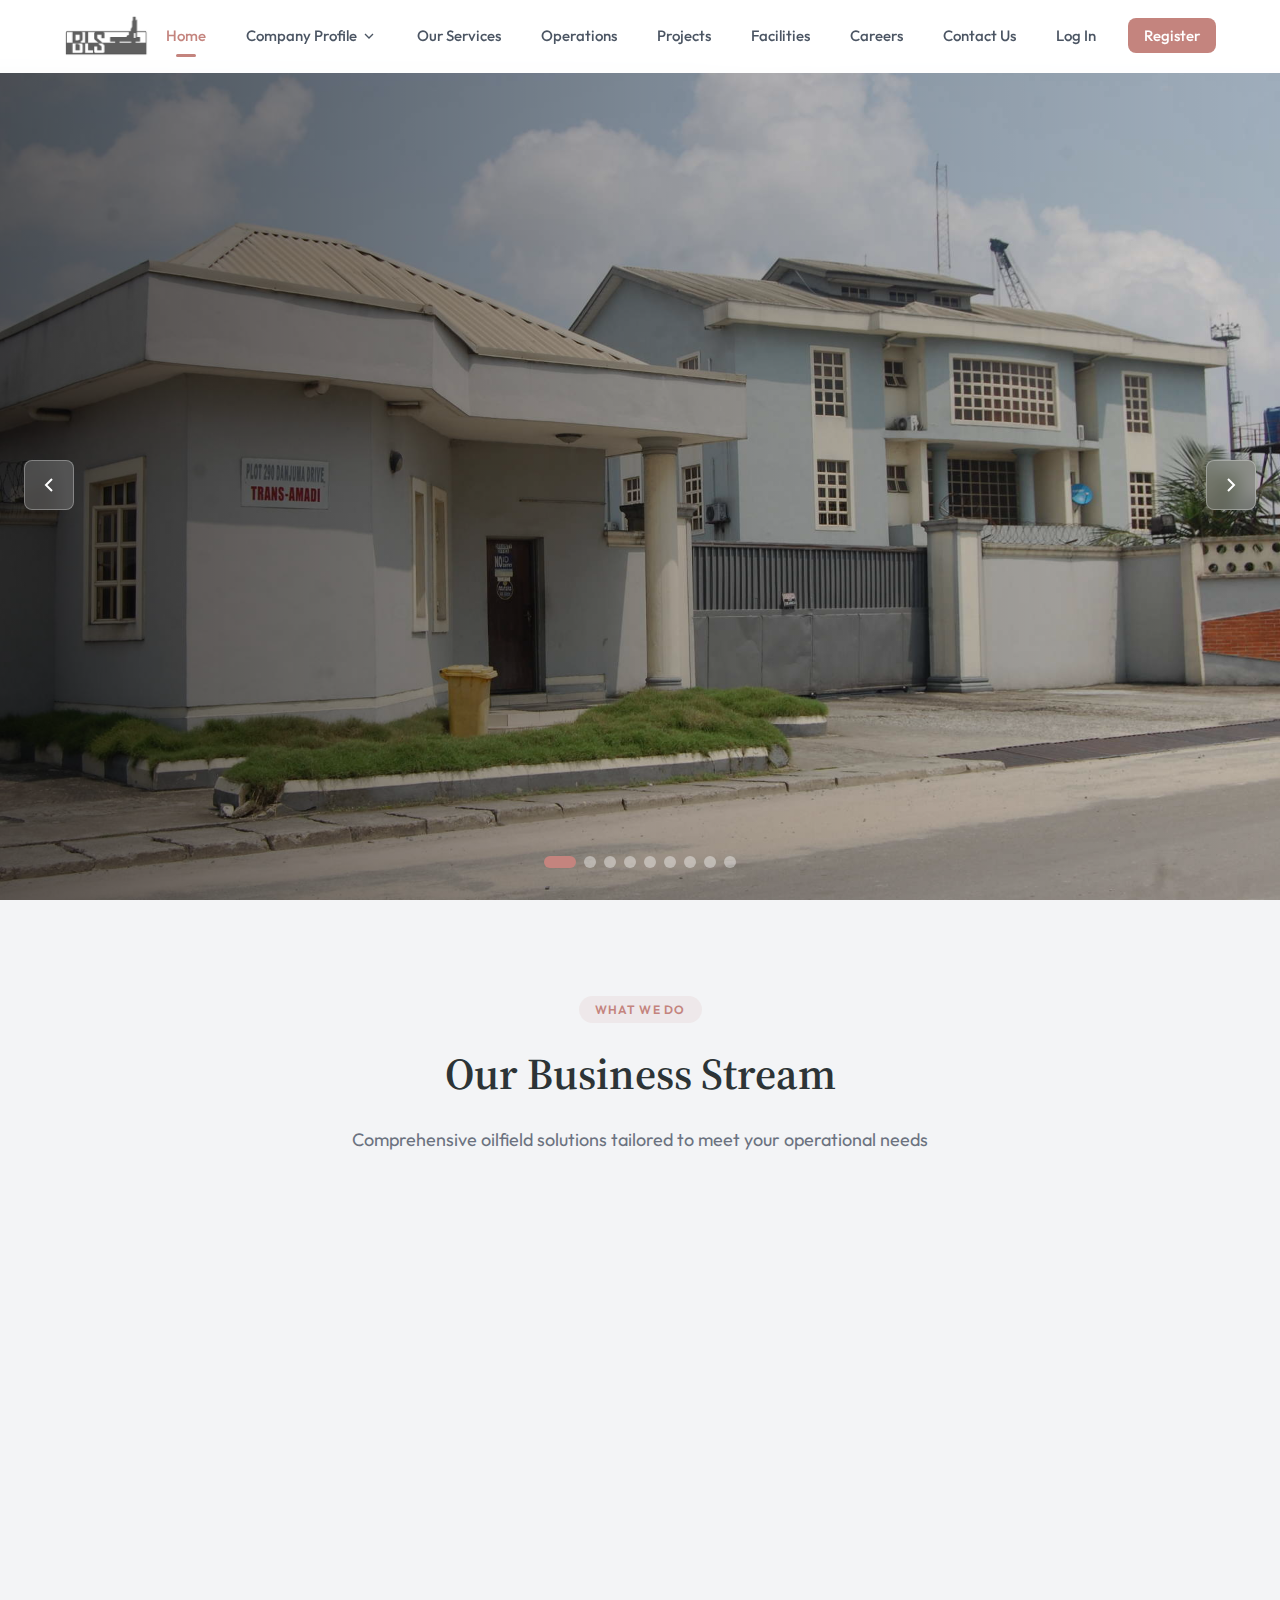
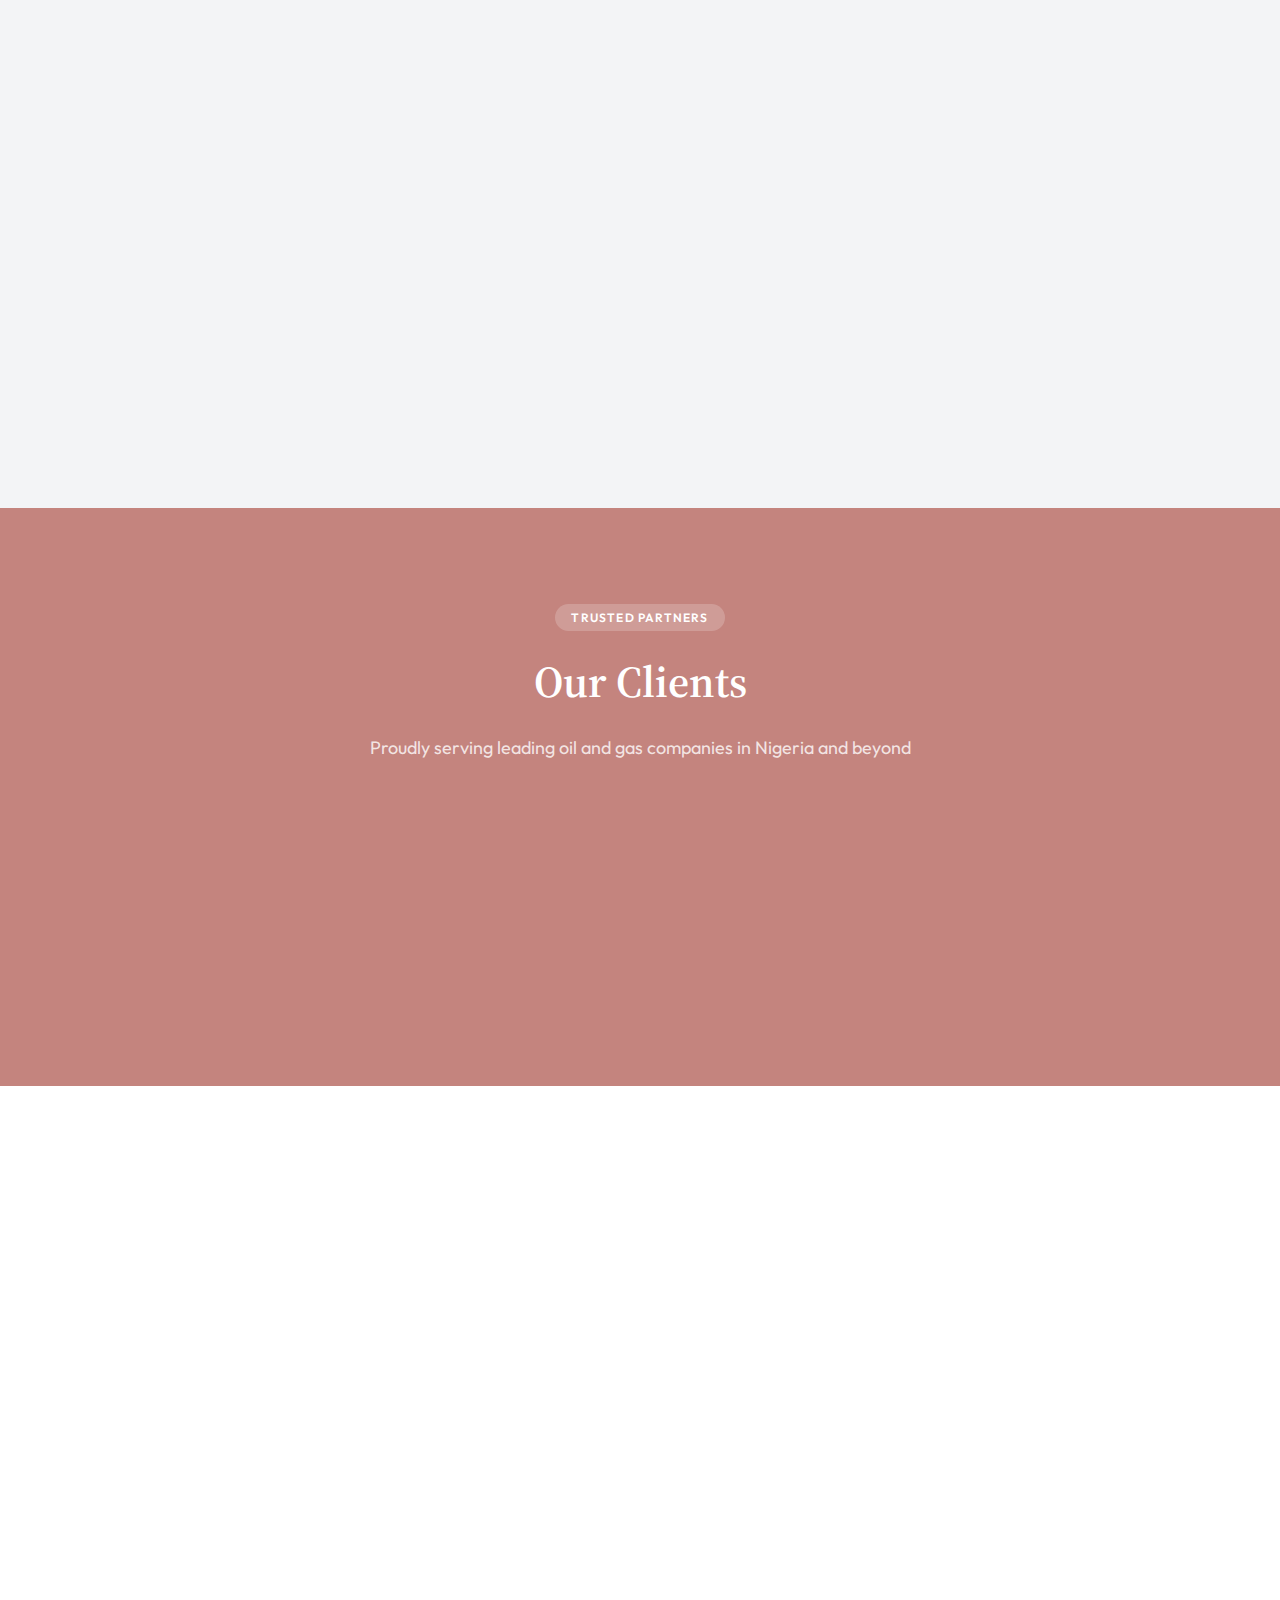
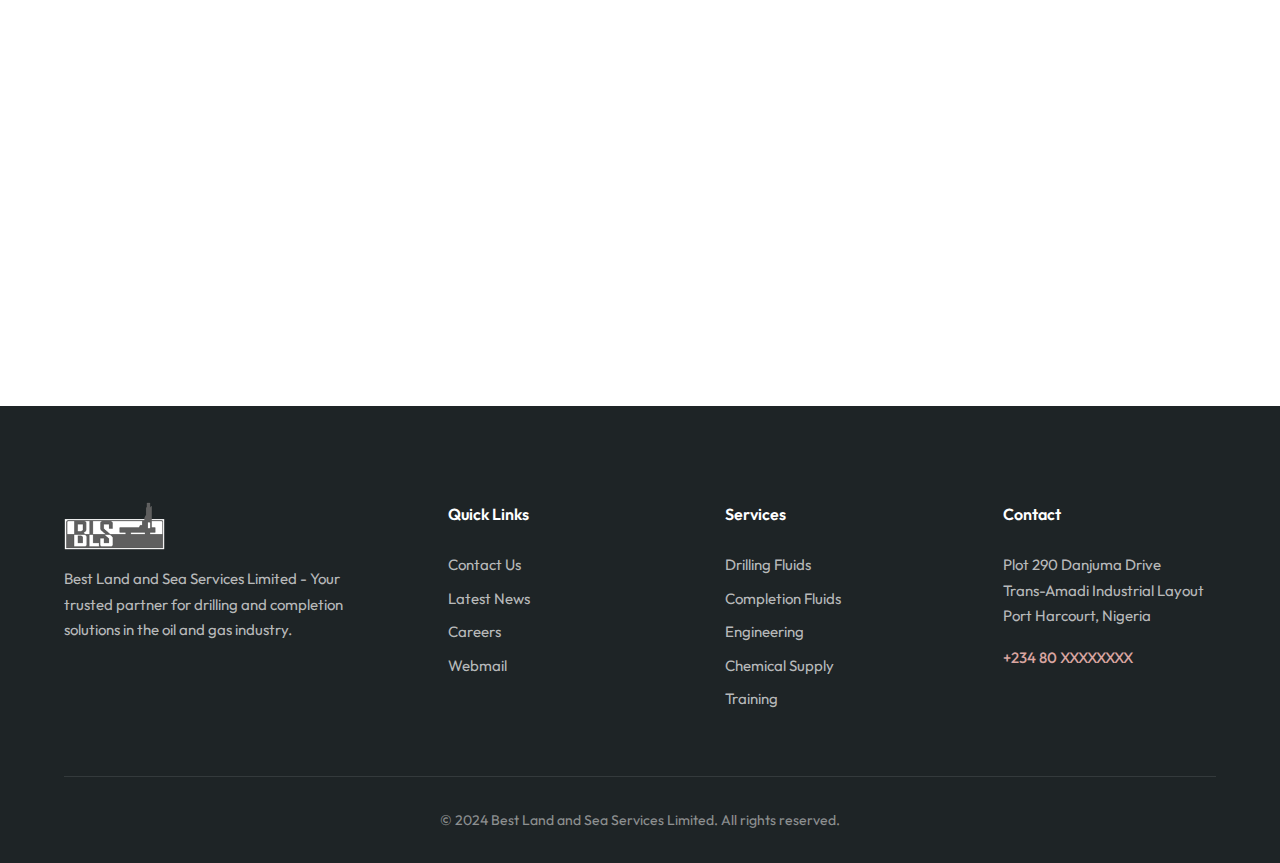
<file: index.html>
<!DOCTYPE html>
<html lang="en">
  <head>
    <meta charset="UTF-8" />
    <meta name="viewport" content="width=device-width, initial-scale=1.0" />
    <title>
      BLS - Best Land and Sea Services Limited | Drilling & Completion Solutions
    </title>
    <meta
      name="description"
      content="Best Land and Sea Services Limited - Leading provider of drilling, completion and workover fluids, chemical and engineering services in Nigeria."
    />
    <link rel="preconnect" href="https://fonts.googleapis.com" />
    <link rel="preconnect" href="https://fonts.gstatic.com" crossorigin />
    <link
      href="https://fonts.googleapis.com/css2?family=Outfit:wght@300;400;500;600;700&family=Source+Serif+4:wght@400;600&display=swap"
      rel="stylesheet"
    />
    <link rel="stylesheet" href="styles.css" />
  </head>
  <body>
    <!-- Navigation -->
    <nav class="navbar" id="navbar">
      <div class="nav-container">
        <a href="#" class="logo">
          <img src="BLS-Logo...png" alt="BLS Logo" />
        </a>
        <button
          class="nav-toggle"
          id="navToggle"
          aria-label="Toggle navigation"
        >
          <span></span>
          <span></span>
          <span></span>
        </button>
        <ul class="nav-menu" id="navMenu">
          <li><a href="#home" class="nav-link active">Home</a></li>
          <li class="nav-dropdown">
            <a href="company-profile.html" class="nav-link dropdown-toggle">
              Company Profile
              <svg
                class="dropdown-arrow"
                viewBox="0 0 24 24"
                fill="none"
                stroke="currentColor"
                stroke-width="2"
              >
                <polyline points="6 9 12 15 18 9" />
              </svg>
            </a>
            <ul class="dropdown-menu">
              <li><a href="about.html">About BLS</a></li>
              <li>
                <a href="corporate-structure.html">Corporate Structure</a>
              </li>
              <li>
                <a href="management-team.html">Management Staff</a>
              </li>
              <li><a href="#">Forum</a></li>
            </ul>
          </li>
          <li><a href="services.html" class="nav-link">Our Services</a></li>
          <li><a href="operations.html" class="nav-link">Operations</a></li>
          <li><a href="projects.html" class="nav-link">Projects</a></li>
          <li><a href="facilities.html" class="nav-link">Facilities</a></li>
          <li><a href="careers.html" class="nav-link">Careers</a></li>
          <li><a href="contact.html" class="nav-link">Contact Us</a></li>
          <li><a href="login.html" class="nav-link">Log In</a></li>
          <li><a href="#" class="nav-link nav-cta">Register</a></li>
        </ul>
      </div>
    </nav>

    <!-- Hero Section with Image Slider -->
    <section class="hero" id="home">
      <div class="hero-slider" id="heroSlider">
        <!-- Slide 1: About Us -->
        <div class="slide active">
          <div
            class="slide-image"
            style="background-image: url('images/contact-us.jpg')"
          ></div>
          <div class="slide-overlay"></div>
          <div class="slide-content">
            <h2>About Us</h2>
            <p>
              Best Land and Sea Services Limited (BLS LTD) was incorporated as a
              Private Limited Liability Company on the 2nd of July 1987. It is
              owned majorly by General T.Y. Danjuma (RTD) GCON. We are an
              indigenous oil field service company specialized in supply of
              drilling, work-over and completion fluids, chemical and mud
              engineering.
            </p>
            <a href="about.html" class="btn btn-primary slide-btn">More</a>
          </div>
        </div>
        <!-- Slide 2: BLS MUD PLANT -->
        <div class="slide">
          <div
            class="slide-image"
            style="background-image: url('images/mud_plant.jpg')"
          ></div>
          <div class="slide-overlay"></div>
          <div class="slide-content">
            <h2>BLS MUD PLANT</h2>
          </div>
        </div>
        <!-- Slide 3: Warehouse -->
        <div class="slide">
          <div
            class="slide-image"
            style="background-image: url('images/warehouse.jpg')"
          ></div>
          <div class="slide-overlay"></div>
          <div class="slide-content">
            <h2>Warehouse</h2>
          </div>
        </div>
        <!-- Slide 4: Admin Building -->
        <div class="slide">
          <div
            class="slide-image"
            style="background-image: url('images/admin_building.jpg')"
          ></div>
          <div class="slide-overlay"></div>
          <div class="slide-content">
            <h2>Admin Building</h2>
          </div>
        </div>
        <!-- Slide 5: Drilling Chemicals -->
        <div class="slide">
          <div
            class="slide-image"
            style="background-image: url('images/drilling_chemicals.jpg')"
          ></div>
          <div class="slide-overlay"></div>
          <div class="slide-content">
            <h2>Drilling Chemicals</h2>
          </div>
        </div>
        <!-- Slide 6: Loading operation -->
        <div class="slide">
          <div
            class="slide-image"
            style="background-image: url('images/loading_operation.jpg')"
          ></div>
          <div class="slide-overlay"></div>
          <div class="slide-content">
            <h2>Loading operation</h2>
          </div>
        </div>
        <!-- Slide 7: Image only -->
        <div class="slide">
          <div
            class="slide-image"
            style="background-image: url('images/laboratory-.jpg')"
          ></div>
          <div class="slide-overlay"></div>
        </div>
        <!-- Slide 8: Image only -->
        <div class="slide">
          <div
            class="slide-image"
            style="background-image: url('images/laboratory-equipment-2.jpg')"
          ></div>
          <div class="slide-overlay"></div>
        </div>
        <!-- Slide 9: Image only -->
        <div class="slide">
          <div
            class="slide-image"
            style="background-image: url('images/laboratory.jpg')"
          ></div>
          <div class="slide-overlay"></div>
        </div>

        <!-- Slider Controls -->
        <button class="slider-btn slider-prev" aria-label="Previous slide">
          <svg
            viewBox="0 0 24 24"
            fill="none"
            stroke="currentColor"
            stroke-width="2"
          >
            <polyline points="15 18 9 12 15 6" />
          </svg>
        </button>
        <button class="slider-btn slider-next" aria-label="Next slide">
          <svg
            viewBox="0 0 24 24"
            fill="none"
            stroke="currentColor"
            stroke-width="2"
          >
            <polyline points="9 18 15 12 9 6" />
          </svg>
        </button>

        <!-- Slider Dots -->
        <div class="slider-dots">
          <button
            class="dot active"
            data-slide="0"
            aria-label="Slide 1"
          ></button>
          <button class="dot" data-slide="1" aria-label="Slide 2"></button>
          <button class="dot" data-slide="2" aria-label="Slide 3"></button>
          <button class="dot" data-slide="3" aria-label="Slide 4"></button>
          <button class="dot" data-slide="4" aria-label="Slide 5"></button>
          <button class="dot" data-slide="5" aria-label="Slide 6"></button>
          <button class="dot" data-slide="6" aria-label="Slide 7"></button>
          <button class="dot" data-slide="7" aria-label="Slide 8"></button>
          <button class="dot" data-slide="8" aria-label="Slide 9"></button>
        </div>
      </div>
    </section>

    <!-- Business Stream Section -->
    <section class="business-stream" id="services">
      <div class="container">
        <div class="section-header">
          <span class="section-tag">What We Do</span>
          <h2>Our Business Stream</h2>
          <p>
            Comprehensive oilfield solutions tailored to meet your operational
            needs
          </p>
        </div>
        <div class="stream-grid">
          <!-- Stream 1: Drilling Fluids and Chemicals -->
          <div class="stream-card">
            <div class="stream-image">
              <img
                src="images/Drilling-operation_.jpg"
                alt="Drilling Fluids and Chemicals"
              />
              <div class="stream-overlay"></div>
            </div>
            <div class="stream-content">
              <h3>Drilling Fluids and Chemicals</h3>

              <a href="#" class="stream-link">
                Learn More
                <svg
                  viewBox="0 0 24 24"
                  fill="none"
                  stroke="currentColor"
                  stroke-width="2"
                >
                  <path d="M5 12h14M12 5l7 7-7 7" />
                </svg>
              </a>
            </div>
          </div>

          <!-- Stream 2: Mud Engineering -->
          <div class="stream-card">
            <div class="stream-image">
              <img src="images/Mud-Mixing-Tanks_.jpg" alt="Mud Engineering" />
              <div class="stream-overlay"></div>
            </div>
            <div class="stream-content">
              <h3>Mud Engineering</h3>

              <a href="#" class="stream-link">
                Learn More
                <svg
                  viewBox="0 0 24 24"
                  fill="none"
                  stroke="currentColor"
                  stroke-width="2"
                >
                  <path d="M5 12h14M12 5l7 7-7 7" />
                </svg>
              </a>
            </div>
          </div>

          <!-- Stream 3: Production and Drilling -->
          <div class="stream-card">
            <div class="stream-image">
              <img
                src="images/Prod_and_Drill.jpg"
                alt="Production and Drilling"
              />
              <div class="stream-overlay"></div>
            </div>
            <div class="stream-content">
              <h3>Production and Drilling</h3>
              <a href="#" class="stream-link">
                Learn More
                <svg
                  viewBox="0 0 24 24"
                  fill="none"
                  stroke="currentColor"
                  stroke-width="2"
                >
                  <path d="M5 12h14M12 5l7 7-7 7" />
                </svg>
              </a>
            </div>
          </div>

          <!-- Stream 4: Offshore and Onshore Operations -->
          <div class="stream-card">
            <div class="stream-image">
              <img
                src="images/offshore-onshore-operations.jpg"
                alt="Offshore and Onshore Operations"
              />
              <div class="stream-overlay"></div>
            </div>
            <div class="stream-content">
              <h3>Offshore and Onshore Operations</h3>
              <a href="projects.html" class="stream-link">
                Learn More
                <svg
                  viewBox="0 0 24 24"
                  fill="none"
                  stroke="currentColor"
                  stroke-width="2"
                >
                  <path d="M5 12h14M12 5l7 7-7 7" />
                </svg>
              </a>
            </div>
          </div>
        </div>
      </div>
    </section>

    <!-- Clients Section -->
    <section class="clients" id="clients">
      <div class="container">
        <div class="section-header">
          <span class="section-tag">Trusted Partners</span>
          <h2>Our Clients</h2>
          <p>
            Proudly serving leading oil and gas companies in Nigeria and beyond
          </p>
        </div>
      </div>
      <div class="clients-marquee">
        <div class="marquee-track">
          <!-- First set of logos -->
          <div class="client-logo">
            <img src="clients/SPDC.png" alt="SPDC" />
          </div>
          <div class="client-logo">
            <img src="clients/addaxlogo.png" alt="Addax Petroleum" />
          </div>
          <div class="client-logo">
            <img src="clients/Agip.jpg" alt="Agip" />
          </div>
          <div class="client-logo">
            <img src="clients/exxon.png" alt="ExxonMobil" />
          </div>
          <div class="client-logo">
            <img src="clients/Sapetro.jpg" alt="Sapetro" />
          </div>
          <div class="client-logo">
            <img src="clients/seplat.png" alt="Seplat" />
          </div>
          <!-- Duplicate set for seamless loop -->
          <div class="client-logo">
            <img src="clients/SPDC.png" alt="SPDC" />
          </div>
          <div class="client-logo">
            <img src="clients/addaxlogo.png" alt="Addax Petroleum" />
          </div>
          <div class="client-logo">
            <img src="clients/Agip.jpg" alt="Agip" />
          </div>
          <div class="client-logo">
            <img src="clients/exxon.png" alt="ExxonMobil" />
          </div>
          <div class="client-logo">
            <img src="clients/Sapetro.jpg" alt="Sapetro" />
          </div>
          <div class="client-logo">
            <img src="clients/seplat.png" alt="Seplat" />
          </div>
        </div>
      </div>
    </section>

    <!-- Safety Section -->
    <section class="safety" id="safety">
      <div class="container">
        <div class="section-header scroll-animate slide-from-bottom">
          <h2>Development and Management of Safety is a Priority in BLS</h2>
        </div>
        <div class="safety-layout">
          <div class="safety-content scroll-animate slide-from-left">
            <p class="safety-intro">
              In keeping with industry standards, BLS has well established
              Health, Safety and Environment (HSE) policies that guide her HSE
              management system and a strong culture where everyone values
              safety.
            </p>

            <h3 class="safety-subtitle">
              Our core HSE Management System is driven by:
            </h3>

            <ul class="safety-list">
              <li>
                <svg
                  viewBox="0 0 24 24"
                  fill="none"
                  stroke="currentColor"
                  stroke-width="2"
                >
                  <polyline points="20 6 9 17 4 12" />
                </svg>
                <span>Demonstrable management leadership & commitment</span>
              </li>
              <li>
                <svg
                  viewBox="0 0 24 24"
                  fill="none"
                  stroke="currentColor"
                  stroke-width="2"
                >
                  <polyline points="20 6 9 17 4 12" />
                </svg>
                <span
                  >Development and implementation of HSE management system</span
                >
              </li>
              <li>
                <svg
                  viewBox="0 0 24 24"
                  fill="none"
                  stroke="currentColor"
                  stroke-width="2"
                >
                  <polyline points="20 6 9 17 4 12" />
                </svg>
                <span>Workforce engagement</span>
              </li>
              <li>
                <svg
                  viewBox="0 0 24 24"
                  fill="none"
                  stroke="currentColor"
                  stroke-width="2"
                >
                  <polyline points="20 6 9 17 4 12" />
                </svg>
                <span>Accountability for safety</span>
              </li>
              <li>
                <svg
                  viewBox="0 0 24 24"
                  fill="none"
                  stroke="currentColor"
                  stroke-width="2"
                >
                  <polyline points="20 6 9 17 4 12" />
                </svg>
                <span
                  >Goal Zero i.e. Zero Fatality, Zero LTIs, Zero damage to the
                  environment and assets</span
                >
              </li>
            </ul>

            <p class="safety-note">
              We pride ourselves in achieving zero fatality and LTIs in all our
              projects and services since our establishment as a company.
            </p>
          </div>
          <div class="safety-image scroll-animate slide-from-right">
            <img src="images/safety.jpg" alt="BLS Safety Operations" />
          </div>
        </div>
      </div>
    </section>

    <!-- Footer -->
    <footer class="footer">
      <div class="container">
        <div class="footer-grid">
          <div class="footer-brand">
            <img src="BLS-Logo...png" alt="BLS Logo" class="footer-logo" />
            <p>
              Best Land and Sea Services Limited - Your trusted partner for
              drilling and completion solutions in the oil and gas industry.
            </p>
          </div>
          <div class="footer-links">
            <h4>Quick Links</h4>
            <ul>
              <li><a href="contact.html">Contact Us</a></li>
              <li><a href="#">Latest News</a></li>
              <li><a href="#">Careers</a></li>
              <li><a href="#">Webmail</a></li>
            </ul>
          </div>
          <div class="footer-links">
            <h4>Services</h4>
            <ul>
              <li><a href="#">Drilling Fluids</a></li>
              <li><a href="#">Completion Fluids</a></li>
              <li><a href="#">Engineering</a></li>
              <li><a href="#">Chemical Supply</a></li>
              <li><a href="#">Training</a></li>
            </ul>
          </div>
          <div class="footer-contact">
            <h4>Contact</h4>
            <p>
              Plot 290 Danjuma Drive<br />Trans-Amadi Industrial Layout<br />Port
              Harcourt, Nigeria
            </p>
            <p class="footer-phone">+234 80 XXXXXXXX</p>
          </div>
        </div>
        <div class="footer-bottom">
          <p>
            &copy; 2024 Best Land and Sea Services Limited. All rights reserved.
          </p>
        </div>
      </div>
    </footer>

    <!-- Back to Top Button -->
    <button class="back-to-top" id="backToTop" aria-label="Back to top">
      <svg
        viewBox="0 0 24 24"
        fill="none"
        stroke="currentColor"
        stroke-width="2"
      >
        <polyline points="18 15 12 9 6 15" />
      </svg>
    </button>

    <script src="script.js"></script>
    <script>
      // Scroll animation for safety section
      const scrollAnimateElements =
        document.querySelectorAll(".scroll-animate");

      const observerOptions = {
        root: null,
        rootMargin: "0px",
        threshold: 0.15,
      };

      const observer = new IntersectionObserver((entries) => {
        entries.forEach((entry) => {
          if (entry.isIntersecting) {
            entry.target.classList.add("visible");
          }
        });
      }, observerOptions);

      scrollAnimateElements.forEach((el) => observer.observe(el));
    </script>
  </body>
</html>
</file>
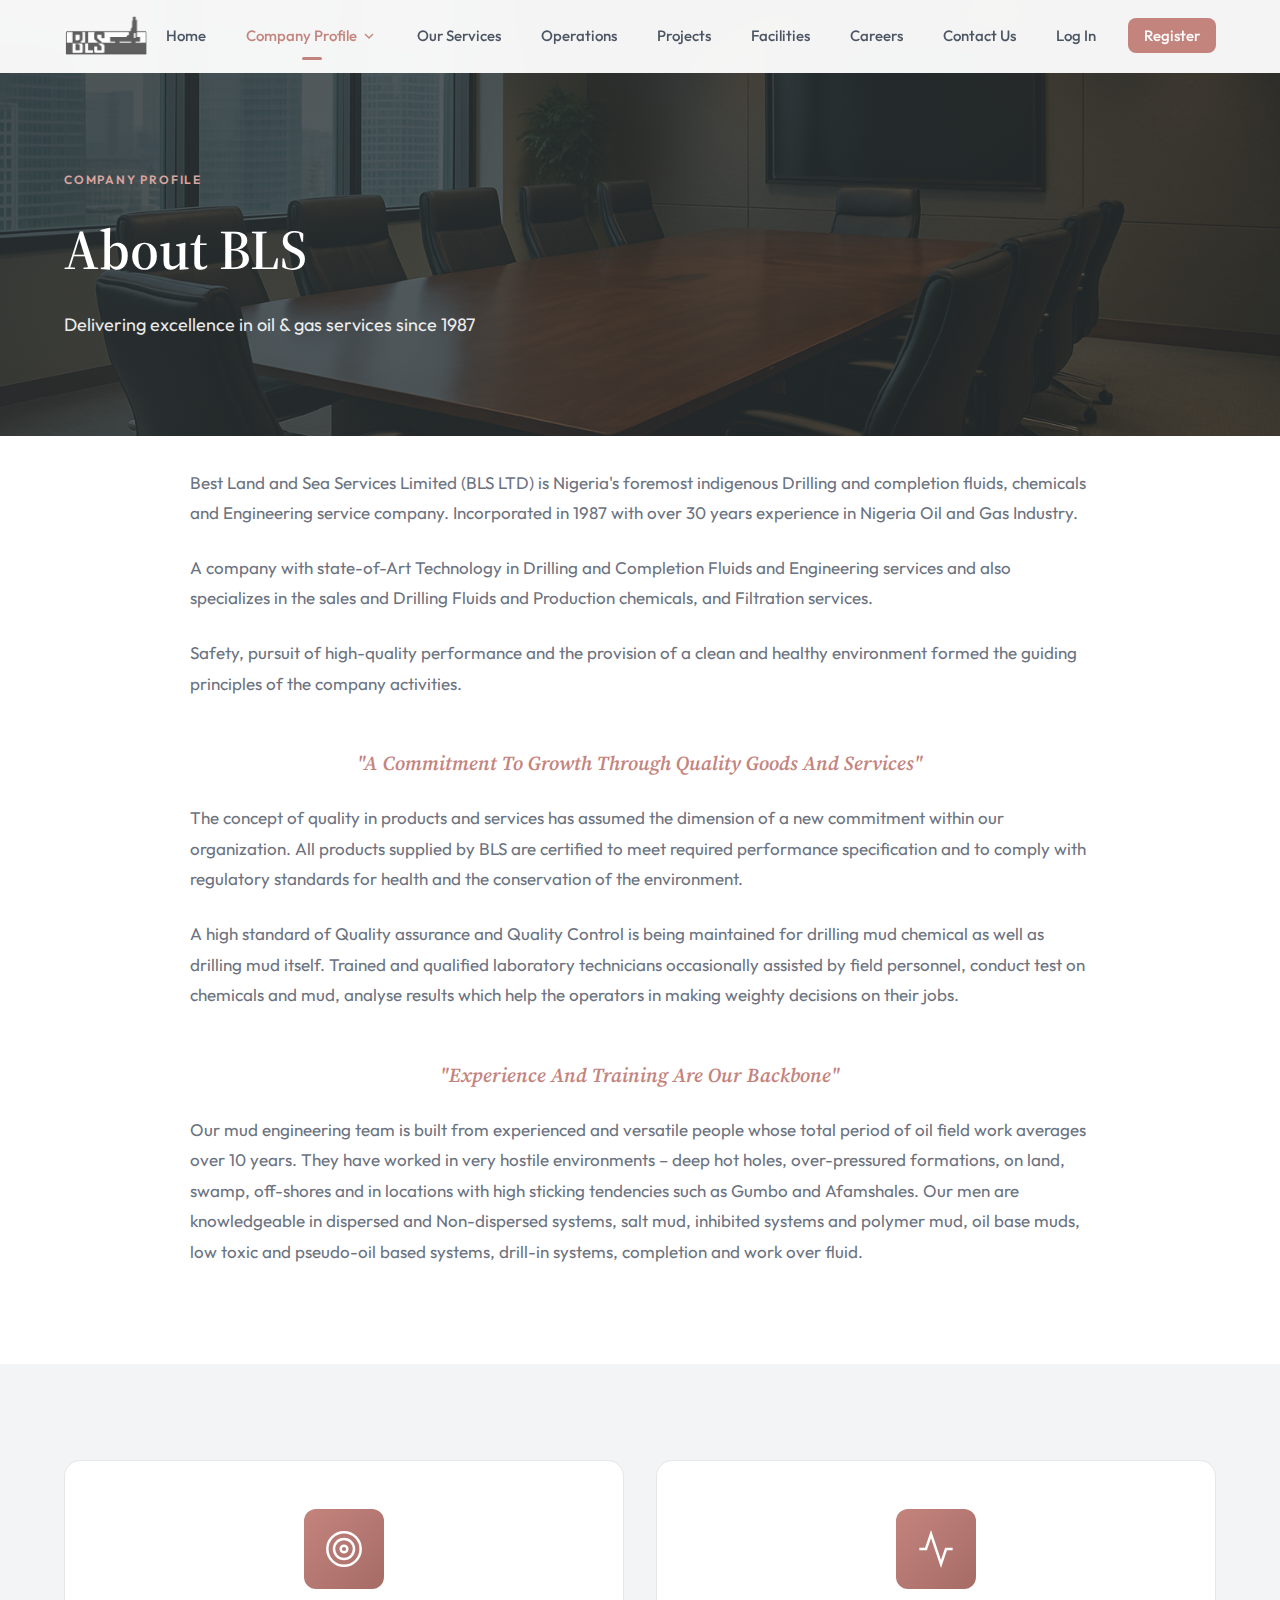
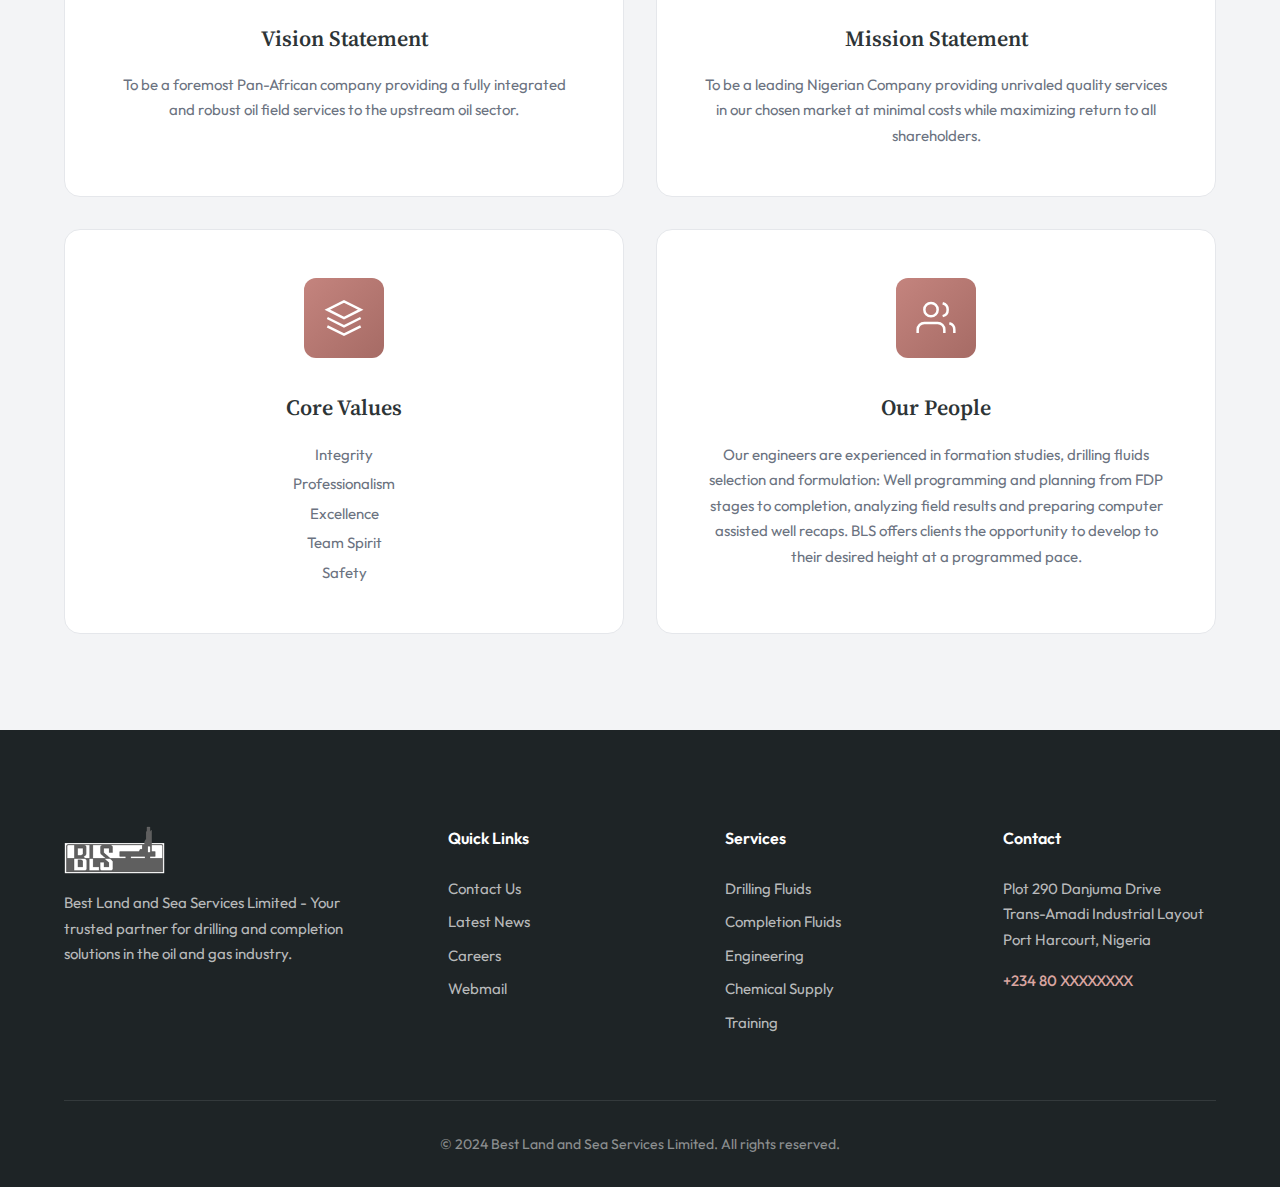
<file: about.html>
<!DOCTYPE html>
<html lang="en">
  <head>
    <meta charset="UTF-8" />
    <meta name="viewport" content="width=device-width, initial-scale=1.0" />
    <title>About Us - BLS | Best Land and Sea Services Limited</title>
    <meta
      name="description"
      content="Learn about Best Land and Sea Services Limited - Our history, vision, mission, core values and the people behind our success."
    />
    <link rel="preconnect" href="https://fonts.googleapis.com" />
    <link rel="preconnect" href="https://fonts.gstatic.com" crossorigin />
    <link
      href="https://fonts.googleapis.com/css2?family=Outfit:wght@300;400;500;600;700&family=Source+Serif+4:wght@400;600&display=swap"
      rel="stylesheet"
    />
    <link rel="stylesheet" href="styles.css" />
  </head>
  <body>
    <!-- Navigation -->
    <nav class="navbar" id="navbar">
      <div class="nav-container">
        <a href="index.html" class="logo">
          <img src="BLS-Logo...png" alt="BLS Logo" />
        </a>
        <button
          class="nav-toggle"
          id="navToggle"
          aria-label="Toggle navigation"
        >
          <span></span>
          <span></span>
          <span></span>
        </button>
        <ul class="nav-menu" id="navMenu">
          <li><a href="index.html" class="nav-link">Home</a></li>
          <li class="nav-dropdown">
            <a
              href="company-profile.html"
              class="nav-link dropdown-toggle active"
            >
              Company Profile
              <svg
                class="dropdown-arrow"
                viewBox="0 0 24 24"
                fill="none"
                stroke="currentColor"
                stroke-width="2"
              >
                <polyline points="6 9 12 15 18 9" />
              </svg>
            </a>
            <ul class="dropdown-menu">
              <li><a href="about.html">About BLS</a></li>
              <li>
                <a href="corporate-structure.html">Corporate Structure</a>
              </li>
              <li>
                <a href="management-team.html">Management Staff</a>
              </li>
              <li><a href="#">Forum</a></li>
            </ul>
          </li>
          <li>
            <a href="services.html" class="nav-link">Our Services</a>
          </li>
          <li>
            <a href="operations.html" class="nav-link">Operations</a>
          </li>
          <li><a href="projects.html" class="nav-link">Projects</a></li>
          <li><a href="facilities.html" class="nav-link">Facilities</a></li>
          <li><a href="careers.html" class="nav-link">Careers</a></li>
          <li><a href="contact.html" class="nav-link">Contact Us</a></li>
          <li><a href="login.html" class="nav-link">Log In</a></li>
          <li><a href="#" class="nav-link nav-cta">Register</a></li>
        </ul>
      </div>
    </nav>

    <!-- Page Header -->
    <section class="page-header">
      <div
        class="page-header-bg"
        style="background-image: url('images/officceroom.png')"
      ></div>
      <div class="page-header-overlay"></div>
      <div class="container">
        <div class="page-header-content">
          <span class="page-tag">Company Profile</span>
          <h1>About BLS</h1>
          <p>Delivering excellence in oil & gas services since 1987</p>
        </div>
      </div>
    </section>

    <!-- About Introduction -->
    <section class="about-intro">
      <div class="container">
        <div class="about-intro-content">
          <div class="about-long-content">
            <p>
              Best Land and Sea Services Limited (BLS LTD) is Nigeria's foremost
              indigenous Drilling and completion fluids, chemicals and
              Engineering service company. Incorporated in 1987 with over 30
              years experience in Nigeria Oil and Gas Industry.
            </p>

            <p>
              A company with state-of-Art Technology in Drilling and Completion
              Fluids and Engineering services and also specializes in the sales
              and Drilling Fluids and Production chemicals, and Filtration
              services.
            </p>

            <p>
              Safety, pursuit of high-quality performance and the provision of a
              clean and healthy environment formed the guiding principles of the
              company activities.
            </p>

            <h3 class="about-quote">
              "A Commitment To Growth Through Quality Goods And Services"
            </h3>

            <p>
              The concept of quality in products and services has assumed the
              dimension of a new commitment within our organization. All
              products supplied by BLS are certified to meet required
              performance specification and to comply with regulatory standards
              for health and the conservation of the environment.
            </p>

            <p>
              A high standard of Quality assurance and Quality Control is being
              maintained for drilling mud chemical as well as drilling mud
              itself. Trained and qualified laboratory technicians occasionally
              assisted by field personnel, conduct test on chemicals and mud,
              analyse results which help the operators in making weighty
              decisions on their jobs.
            </p>

            <h3 class="about-quote">
              "Experience And Training Are Our Backbone"
            </h3>

            <p>
              Our mud engineering team is built from experienced and versatile
              people whose total period of oil field work averages over 10
              years. They have worked in very hostile environments – deep hot
              holes, over-pressured formations, on land, swamp, off-shores and
              in locations with high sticking tendencies such as Gumbo and
              Afamshales. Our men are knowledgeable in dispersed and
              Non-dispersed systems, salt mud, inhibited systems and polymer
              mud, oil base muds, low toxic and pseudo-oil based systems,
              drill-in systems, completion and work over fluid.
            </p>
          </div>
        </div>
      </div>
    </section>

    <!-- Vision, Mission, Core Values, People -->
    <section class="about-pillars">
      <div class="container">
        <div class="pillars-grid">
          <!-- Vision Statement -->
          <div class="pillar-card">
            <div class="pillar-icon">
              <svg
                viewBox="0 0 24 24"
                fill="none"
                stroke="currentColor"
                stroke-width="1.5"
              >
                <circle cx="12" cy="12" r="10" />
                <circle cx="12" cy="12" r="6" />
                <circle cx="12" cy="12" r="2" />
              </svg>
            </div>
            <h3>Vision Statement</h3>
            <p>
              To be a foremost Pan-African company providing a fully integrated
              and robust oil field services to the upstream oil sector.
            </p>
          </div>

          <!-- Mission Statement -->
          <div class="pillar-card">
            <div class="pillar-icon">
              <svg
                viewBox="0 0 24 24"
                fill="none"
                stroke="currentColor"
                stroke-width="1.5"
              >
                <path d="M22 12h-4l-3 9L9 3l-3 9H2" />
              </svg>
            </div>
            <h3>Mission Statement</h3>
            <p>
              To be a leading Nigerian Company providing unrivaled quality
              services in our chosen market at minimal costs while maximizing
              return to all shareholders.
            </p>
          </div>

          <!-- Core Values -->
          <div class="pillar-card">
            <div class="pillar-icon">
              <svg
                viewBox="0 0 24 24"
                fill="none"
                stroke="currentColor"
                stroke-width="1.5"
              >
                <path d="M12 2L2 7l10 5 10-5-10-5z" />
                <path d="M2 17l10 5 10-5" />
                <path d="M2 12l10 5 10-5" />
              </svg>
            </div>
            <h3>Core Values</h3>
            <ul class="values-list">
              <li>Integrity</li>
              <li>Professionalism</li>
              <li>Excellence</li>
              <li>Team Spirit</li>
              <li>Safety</li>
            </ul>
          </div>

          <!-- People -->
          <div class="pillar-card">
            <div class="pillar-icon">
              <svg
                viewBox="0 0 24 24"
                fill="none"
                stroke="currentColor"
                stroke-width="1.5"
              >
                <path d="M17 21v-2a4 4 0 0 0-4-4H5a4 4 0 0 0-4 4v2" />
                <circle cx="9" cy="7" r="4" />
                <path d="M23 21v-2a4 4 0 0 0-3-3.87" />
                <path d="M16 3.13a4 4 0 0 1 0 7.75" />
              </svg>
            </div>
            <h3>Our People</h3>
            <p>
              Our engineers are experienced in formation studies, drilling
              fluids selection and formulation: Well programming and planning
              from FDP stages to completion, analyzing field results and
              preparing computer assisted well recaps. BLS offers clients the
              opportunity to develop to their desired height at a programmed
              pace.
            </p>
          </div>
        </div>
      </div>
    </section>

    <!-- Footer -->
    <footer class="footer">
      <div class="container">
        <div class="footer-grid">
          <div class="footer-brand">
            <img src="BLS-Logo...png" alt="BLS Logo" class="footer-logo" />
            <p>
              Best Land and Sea Services Limited - Your trusted partner for
              drilling and completion solutions in the oil and gas industry.
            </p>
          </div>
          <div class="footer-links">
            <h4>Quick Links</h4>
            <ul>
              <li><a href="contact.html">Contact Us</a></li>
              <li><a href="#">Latest News</a></li>
              <li><a href="#">Careers</a></li>
              <li><a href="#">Webmail</a></li>
            </ul>
          </div>
          <div class="footer-links">
            <h4>Services</h4>
            <ul>
              <li><a href="#">Drilling Fluids</a></li>
              <li><a href="#">Completion Fluids</a></li>
              <li><a href="#">Engineering</a></li>
              <li><a href="#">Chemical Supply</a></li>
              <li><a href="#">Training</a></li>
            </ul>
          </div>
          <div class="footer-contact">
            <h4>Contact</h4>
            <p>
              Plot 290 Danjuma Drive<br />Trans-Amadi Industrial Layout<br />Port
              Harcourt, Nigeria
            </p>
            <p class="footer-phone">+234 80 XXXXXXXX</p>
          </div>
        </div>
        <div class="footer-bottom">
          <p>
            &copy; 2024 Best Land and Sea Services Limited. All rights reserved.
          </p>
        </div>
      </div>
    </footer>

    <!-- Back to Top Button -->
    <button class="back-to-top" id="backToTop" aria-label="Back to top">
      <svg
        viewBox="0 0 24 24"
        fill="none"
        stroke="currentColor"
        stroke-width="2"
      >
        <polyline points="18 15 12 9 6 15" />
      </svg>
    </button>

    <script src="script.js"></script>
  </body>
</html>
</file>
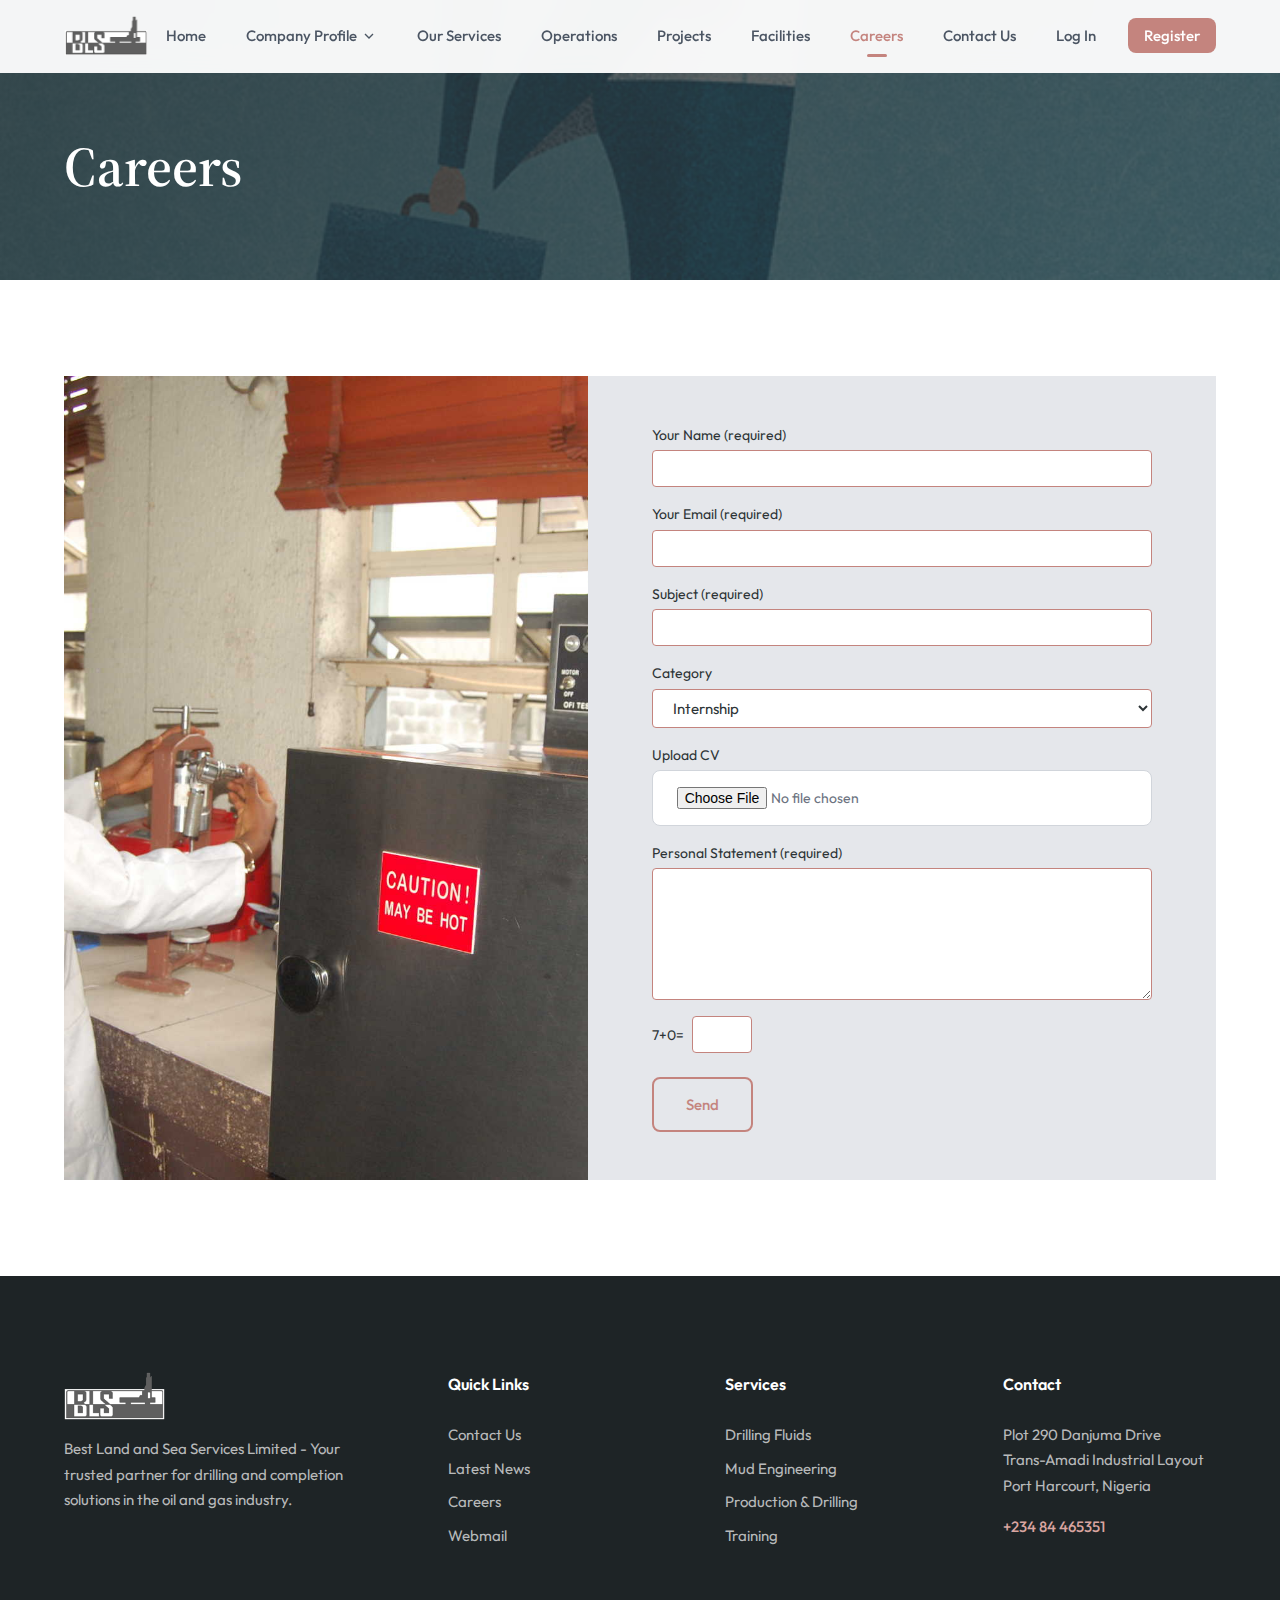
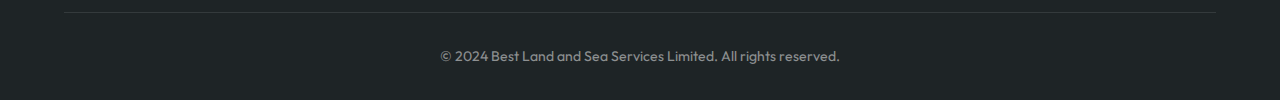
<file: careers.html>
<!DOCTYPE html>
<html lang="en">
  <head>
    <meta charset="UTF-8" />
    <meta name="viewport" content="width=device-width, initial-scale=1.0" />
    <title>Careers - BLS | Best Land and Sea Services Limited</title>
    <meta
      name="description"
      content="Join the BLS team - Explore career opportunities in Nigeria's leading oilfield services company."
    />
    <link rel="preconnect" href="https://fonts.googleapis.com" />
    <link rel="preconnect" href="https://fonts.gstatic.com" crossorigin />
    <link
      href="https://fonts.googleapis.com/css2?family=Outfit:wght@300;400;500;600;700&family=Source+Serif+4:wght@400;600&display=swap"
      rel="stylesheet"
    />
    <link rel="stylesheet" href="styles.css" />
  </head>
  <body>
    <!-- Navigation -->
    <nav class="navbar" id="navbar">
      <div class="nav-container">
        <a href="index.html" class="logo">
          <img src="BLS-Logo...png" alt="BLS Logo" />
        </a>
        <button
          class="nav-toggle"
          id="navToggle"
          aria-label="Toggle navigation"
        >
          <span></span>
          <span></span>
          <span></span>
        </button>
        <ul class="nav-menu" id="navMenu">
          <li><a href="index.html" class="nav-link">Home</a></li>
          <li class="nav-dropdown">
            <a href="company-profile.html" class="nav-link dropdown-toggle">
              Company Profile
              <svg
                class="dropdown-arrow"
                viewBox="0 0 24 24"
                fill="none"
                stroke="currentColor"
                stroke-width="2"
              >
                <polyline points="6 9 12 15 18 9" />
              </svg>
            </a>
            <ul class="dropdown-menu">
              <li><a href="about.html">About BLS</a></li>
              <li>
                <a href="corporate-structure.html">Corporate Structure</a>
              </li>
              <li>
                <a href="management-team.html">Management Staff</a>
              </li>
              <li><a href="#">Forum</a></li>
            </ul>
          </li>
          <li><a href="services.html" class="nav-link">Our Services</a></li>
          <li>
            <a href="operations.html" class="nav-link">Operations</a>
          </li>
          <li><a href="projects.html" class="nav-link">Projects</a></li>
          <li><a href="facilities.html" class="nav-link">Facilities</a></li>
          <li><a href="careers.html" class="nav-link active">Careers</a></li>
          <li><a href="contact.html" class="nav-link">Contact Us</a></li>
          <li><a href="login.html" class="nav-link">Log In</a></li>
          <li><a href="#" class="nav-link nav-cta">Register</a></li>
        </ul>
      </div>
    </nav>

    <!-- Page Header -->
    <section class="page-header compact">
      <div
        class="page-header-bg"
        style="background-image: url('images/mgmt-staff.jpg')"
      ></div>
      <div class="page-header-overlay"></div>
      <div class="container">
        <div class="page-header-content">
          <h1>Careers</h1>
        </div>
      </div>
    </section>

    <!-- Careers Application Section -->
    <section class="careers-section">
      <div class="container">
        <div class="careers-grid">
          <div class="careers-image scroll-animate slide-from-left">
            <img src="images/laboratory-.jpg" alt="BLS Laboratory Team" />
          </div>
          <div class="careers-form-wrapper scroll-animate slide-from-right">
            <form class="careers-form" id="careersForm">
              <div class="form-group">
                <label for="name">Your Name (required)</label>
                <input type="text" id="name" name="name" required />
              </div>

              <div class="form-group">
                <label for="email">Your Email (required)</label>
                <input type="email" id="email" name="email" required />
              </div>

              <div class="form-group">
                <label for="subject">Subject (required)</label>
                <input type="text" id="subject" name="subject" required />
              </div>

              <div class="form-group">
                <label for="category">Category</label>
                <select id="category" name="category">
                  <option value="internship">Internship</option>
                  <option value="entry-level">Graduate Trainee</option>
                  <option value="experienced">Experienced Hire</option>
                  <option value="other">Other</option>
                </select>
              </div>

              <div class="form-group">
                <label for="cv">Upload CV</label>
                <input type="file" id="cv" name="cv" accept=".pdf,.doc,.docx" />
              </div>

              <div class="form-group">
                <label for="statement">Personal Statement (required)</label>
                <textarea
                  id="statement"
                  name="statement"
                  rows="6"
                  required
                ></textarea>
              </div>

              <div class="form-group captcha-group">
                <label>7+0=</label>
                <input
                  type="text"
                  id="captcha"
                  name="captcha"
                  class="captcha-input"
                  required
                />
              </div>

              <button type="submit" class="btn btn-outline careers-submit">
                Send
              </button>
            </form>
          </div>
        </div>
      </div>
    </section>

    <!-- Footer -->
    <footer class="footer">
      <div class="container">
        <div class="footer-grid">
          <div class="footer-brand">
            <img src="BLS-Logo...png" alt="BLS Logo" class="footer-logo" />
            <p>
              Best Land and Sea Services Limited - Your trusted partner for
              drilling and completion solutions in the oil and gas industry.
            </p>
          </div>
          <div class="footer-links">
            <h4>Quick Links</h4>
            <ul>
              <li><a href="contact.html">Contact Us</a></li>
              <li><a href="#">Latest News</a></li>
              <li><a href="careers.html">Careers</a></li>
              <li><a href="#">Webmail</a></li>
            </ul>
          </div>
          <div class="footer-links">
            <h4>Services</h4>
            <ul>
              <li>
                <a href="services.html#drilling-fluids">Drilling Fluids</a>
              </li>
              <li>
                <a href="services.html#mud-engineering">Mud Engineering</a>
              </li>
              <li>
                <a href="services.html#production-drilling"
                  >Production & Drilling</a
                >
              </li>
              <li><a href="services.html#training">Training</a></li>
            </ul>
          </div>
          <div class="footer-contact">
            <h4>Contact</h4>
            <p>
              Plot 290 Danjuma Drive<br />Trans-Amadi Industrial Layout<br />Port
              Harcourt, Nigeria
            </p>
            <p class="footer-phone">+234 84 465351</p>
          </div>
        </div>
        <div class="footer-bottom">
          <p>
            &copy; 2024 Best Land and Sea Services Limited. All rights reserved.
          </p>
        </div>
      </div>
    </footer>

    <!-- Back to Top Button -->
    <button class="back-to-top" id="backToTop" aria-label="Back to top">
      <svg
        viewBox="0 0 24 24"
        fill="none"
        stroke="currentColor"
        stroke-width="2"
      >
        <polyline points="18 15 12 9 6 15" />
      </svg>
    </button>

    <script src="script.js"></script>
    <script>
      // Scroll animation for careers components
      const scrollAnimateElements =
        document.querySelectorAll(".scroll-animate");

      const observerOptions = {
        root: null,
        rootMargin: "0px",
        threshold: 0.15,
      };

      const observer = new IntersectionObserver((entries) => {
        entries.forEach((entry) => {
          if (entry.isIntersecting) {
            entry.target.classList.add("visible");
          }
        });
      }, observerOptions);

      scrollAnimateElements.forEach((el) => observer.observe(el));
    </script>
  </body>
</html>
</file>
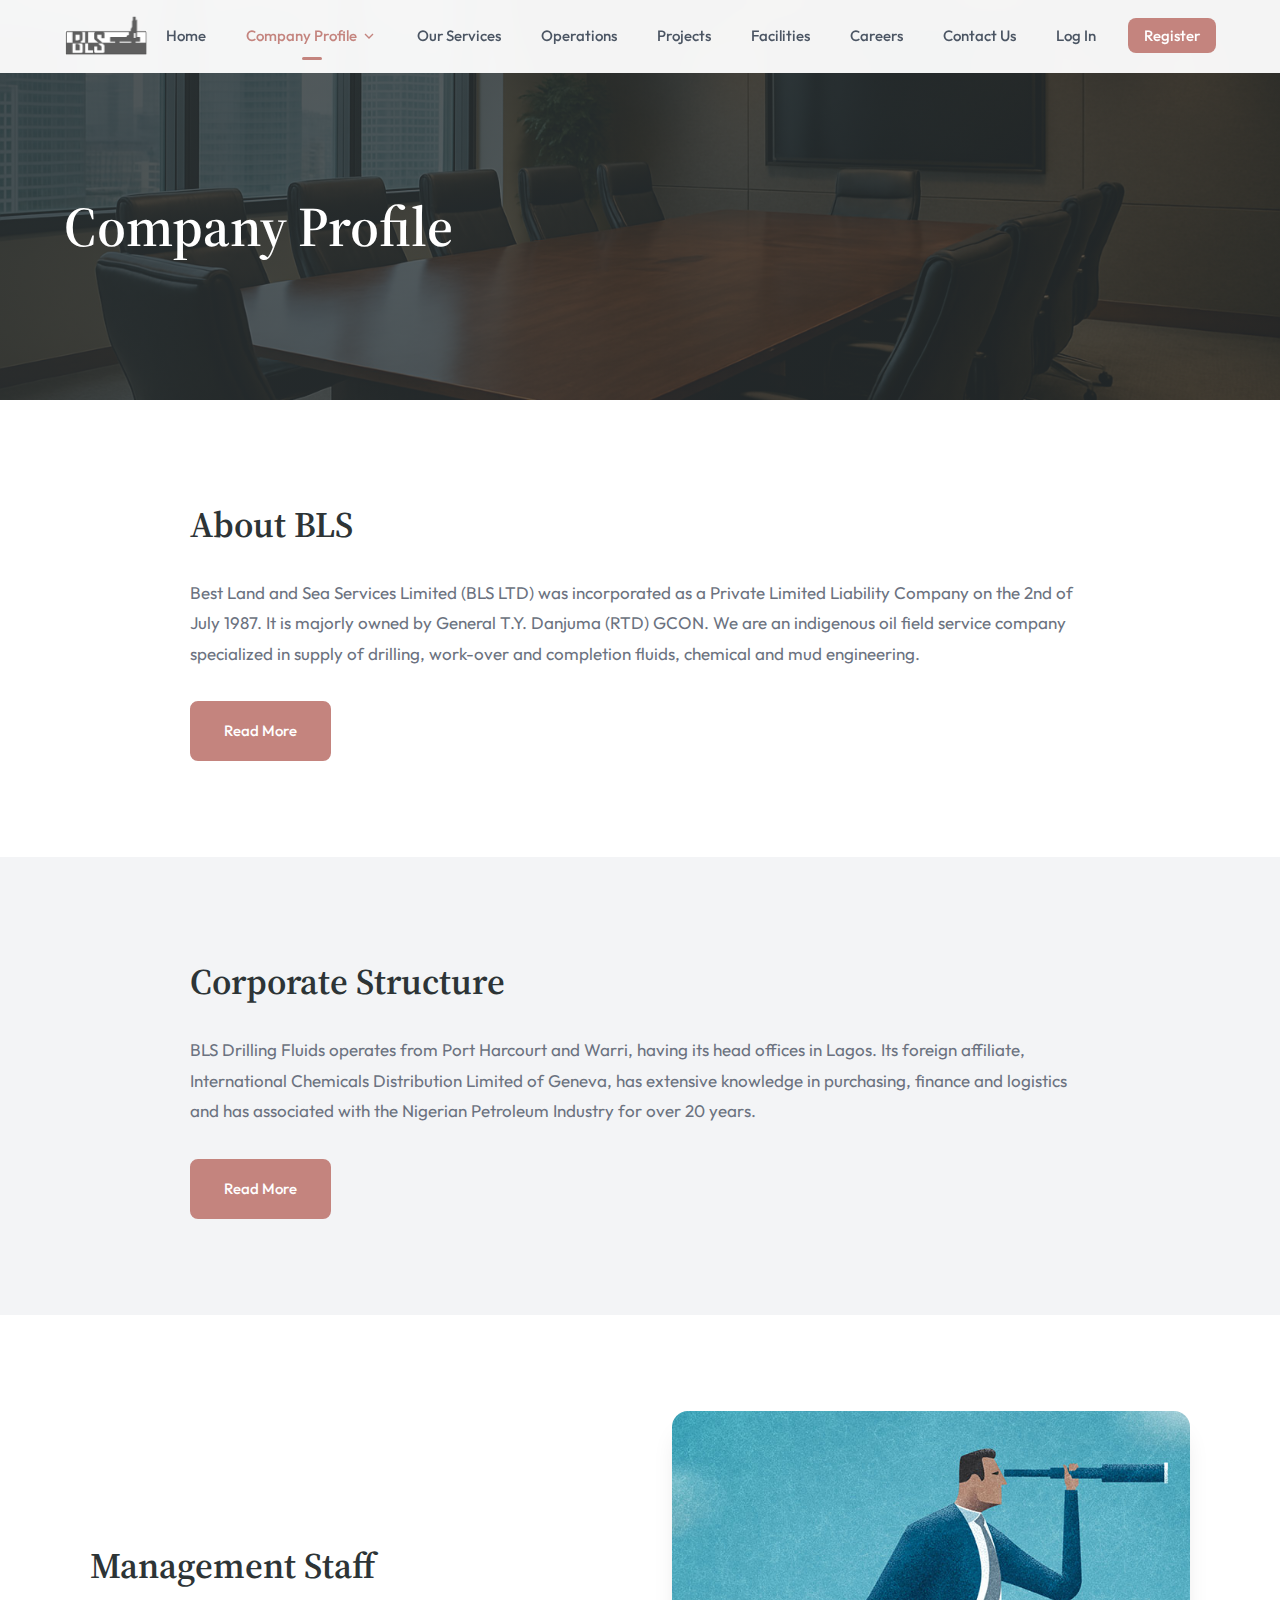
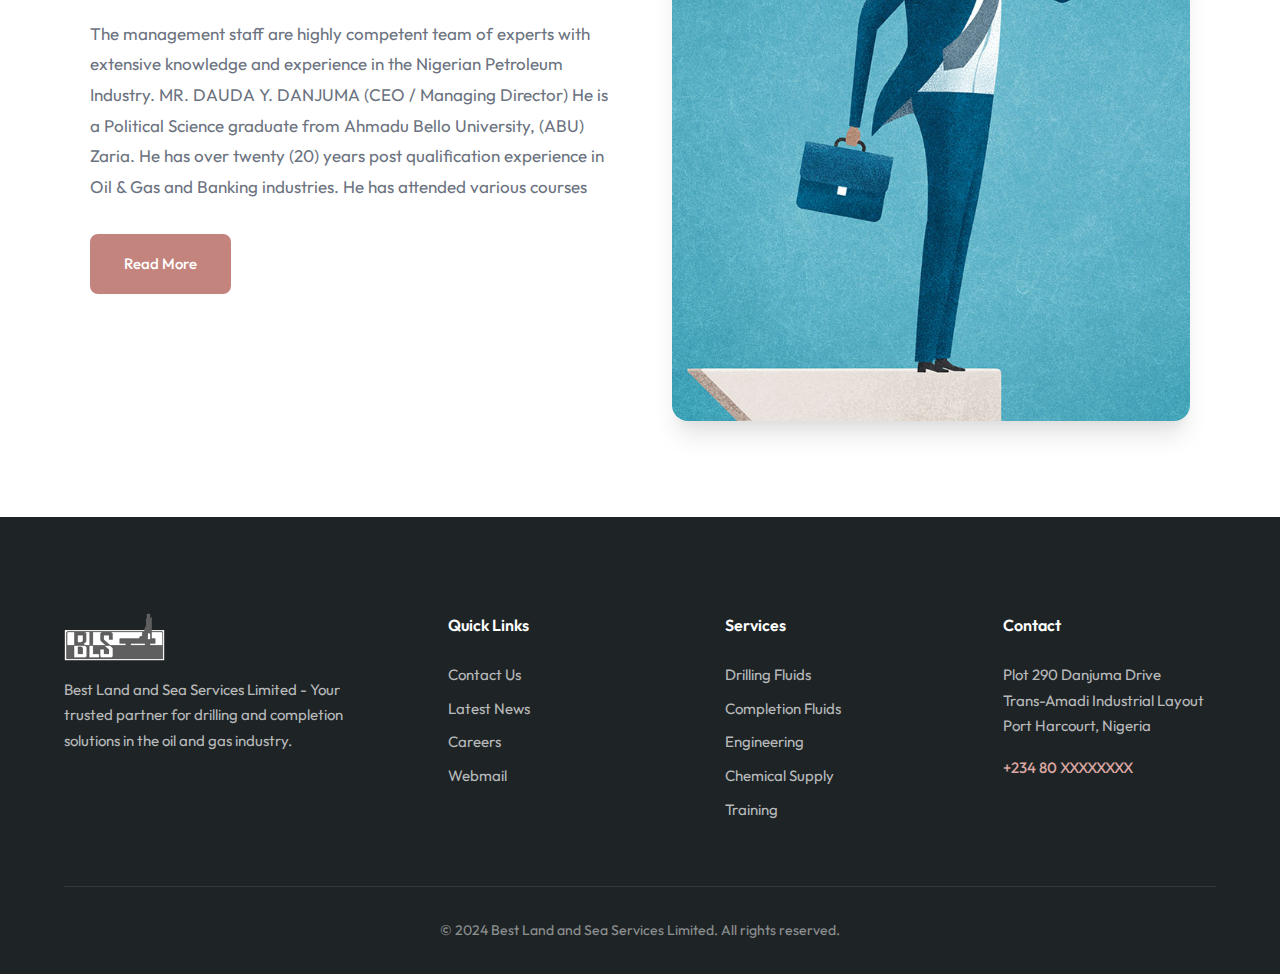
<file: company-profile.html>
<!DOCTYPE html>
<html lang="en">
  <head>
    <meta charset="UTF-8" />
    <meta name="viewport" content="width=device-width, initial-scale=1.0" />
    <title>Company Profile - BLS | Best Land and Sea Services Limited</title>
    <meta
      name="description"
      content="Learn about Best Land and Sea Services Limited - Our company profile, corporate structure, and management team."
    />
    <link rel="preconnect" href="https://fonts.googleapis.com" />
    <link rel="preconnect" href="https://fonts.gstatic.com" crossorigin />
    <link
      href="https://fonts.googleapis.com/css2?family=Outfit:wght@300;400;500;600;700&family=Source+Serif+4:wght@400;600&display=swap"
      rel="stylesheet"
    />
    <link rel="stylesheet" href="styles.css" />
  </head>
  <body>
    <!-- Navigation -->
    <nav class="navbar" id="navbar">
      <div class="nav-container">
        <a href="index.html" class="logo">
          <img src="BLS-Logo...png" alt="BLS Logo" />
        </a>
        <button
          class="nav-toggle"
          id="navToggle"
          aria-label="Toggle navigation"
        >
          <span></span>
          <span></span>
          <span></span>
        </button>
        <ul class="nav-menu" id="navMenu">
          <li><a href="index.html" class="nav-link">Home</a></li>
          <li class="nav-dropdown">
            <a
              href="company-profile.html"
              class="nav-link dropdown-toggle active"
            >
              Company Profile
              <svg
                class="dropdown-arrow"
                viewBox="0 0 24 24"
                fill="none"
                stroke="currentColor"
                stroke-width="2"
              >
                <polyline points="6 9 12 15 18 9" />
              </svg>
            </a>
            <ul class="dropdown-menu">
              <li><a href="about.html">About BLS</a></li>
              <li>
                <a href="corporate-structure.html">Corporate Structure</a>
              </li>
              <li>
                <a href="management-team.html">Management Staff</a>
              </li>
              <li><a href="#">Forum</a></li>
            </ul>
          </li>
          <li>
            <a href="services.html" class="nav-link">Our Services</a>
          </li>
          <li>
            <a href="operations.html" class="nav-link">Operations</a>
          </li>
          <li><a href="projects.html" class="nav-link">Projects</a></li>
          <li><a href="facilities.html" class="nav-link">Facilities</a></li>
          <li><a href="careers.html" class="nav-link">Careers</a></li>
          <li><a href="contact.html" class="nav-link">Contact Us</a></li>
          <li><a href="login.html" class="nav-link">Log In</a></li>
          <li><a href="#" class="nav-link nav-cta">Register</a></li>
        </ul>
      </div>
    </nav>

    <!-- Page Header -->
    <section class="page-header">
      <div
        class="page-header-bg"
        style="background-image: url('images/officceroom.png')"
      ></div>
      <div class="page-header-overlay"></div>
      <div class="container">
        <div class="page-header-content">
          <h1>Company Profile</h1>
        </div>
      </div>
    </section>

    <!-- About BLS Section -->
    <section class="profile-section" id="about-bls">
      <div class="container">
        <div class="profile-card">
          <div class="profile-card-content">
            <h2>About BLS</h2>
            <p>
              Best Land and Sea Services Limited (BLS LTD) was incorporated as a
              Private Limited Liability Company on the 2nd of July 1987. It is
              majorly owned by General T.Y. Danjuma (RTD) GCON. We are an
              indigenous oil field service company specialized in supply of
              drilling, work-over and completion fluids, chemical and mud
              engineering.
            </p>
            <a href="about.html" class="btn btn-primary">Read More</a>
          </div>
        </div>
      </div>
    </section>

    <!-- Corporate Structure Section -->
    <section class="profile-section alt-bg" id="structure">
      <div class="container">
        <div class="profile-card">
          <div class="profile-card-content">
            <h2>Corporate Structure</h2>
            <p>
              BLS Drilling Fluids operates from Port Harcourt and Warri, having
              its head offices in Lagos. Its foreign affiliate, International
              Chemicals Distribution Limited of Geneva, has extensive knowledge
              in purchasing, finance and logistics and has associated with the
              Nigerian Petroleum Industry for over 20 years.
            </p>
            <a href="corporate-structure.html" class="btn btn-primary"
              >Read More</a
            >
          </div>
        </div>
      </div>
    </section>

    <!-- Management Staff Section -->
    <section class="profile-section" id="management">
      <div class="container">
        <div class="profile-card with-image">
          <div class="profile-card-content">
            <h2>Management Staff</h2>
            <p>
              The management staff are highly competent team of experts with
              extensive knowledge and experience in the Nigerian Petroleum
              Industry. MR. DAUDA Y. DANJUMA (CEO / Managing Director) He is a
              Political Science graduate from Ahmadu Bello University, (ABU)
              Zaria. He has over twenty (20) years post qualification experience
              in Oil & Gas and Banking industries. He has attended various
              courses
            </p>
            <a href="management-team.html" class="btn btn-primary">Read More</a>
          </div>
          <div class="profile-card-image">
            <img src="images/mgmt-staff.jpg" alt="BLS Management Staff" />
          </div>
        </div>
      </div>
    </section>

    <!-- Footer -->
    <footer class="footer">
      <div class="container">
        <div class="footer-grid">
          <div class="footer-brand">
            <img src="BLS-Logo...png" alt="BLS Logo" class="footer-logo" />
            <p>
              Best Land and Sea Services Limited - Your trusted partner for
              drilling and completion solutions in the oil and gas industry.
            </p>
          </div>
          <div class="footer-links">
            <h4>Quick Links</h4>
            <ul>
              <li><a href="contact.html">Contact Us</a></li>
              <li><a href="#">Latest News</a></li>
              <li><a href="#">Careers</a></li>
              <li><a href="#">Webmail</a></li>
            </ul>
          </div>
          <div class="footer-links">
            <h4>Services</h4>
            <ul>
              <li><a href="#">Drilling Fluids</a></li>
              <li><a href="#">Completion Fluids</a></li>
              <li><a href="#">Engineering</a></li>
              <li><a href="#">Chemical Supply</a></li>
              <li><a href="#">Training</a></li>
            </ul>
          </div>
          <div class="footer-contact">
            <h4>Contact</h4>
            <p>
              Plot 290 Danjuma Drive<br />Trans-Amadi Industrial Layout<br />Port
              Harcourt, Nigeria
            </p>
            <p class="footer-phone">+234 80 XXXXXXXX</p>
          </div>
        </div>
        <div class="footer-bottom">
          <p>
            &copy; 2024 Best Land and Sea Services Limited. All rights reserved.
          </p>
        </div>
      </div>
    </footer>

    <!-- Back to Top Button -->
    <button class="back-to-top" id="backToTop" aria-label="Back to top">
      <svg
        viewBox="0 0 24 24"
        fill="none"
        stroke="currentColor"
        stroke-width="2"
      >
        <polyline points="18 15 12 9 6 15" />
      </svg>
    </button>

    <script src="script.js"></script>
  </body>
</html>
</file>
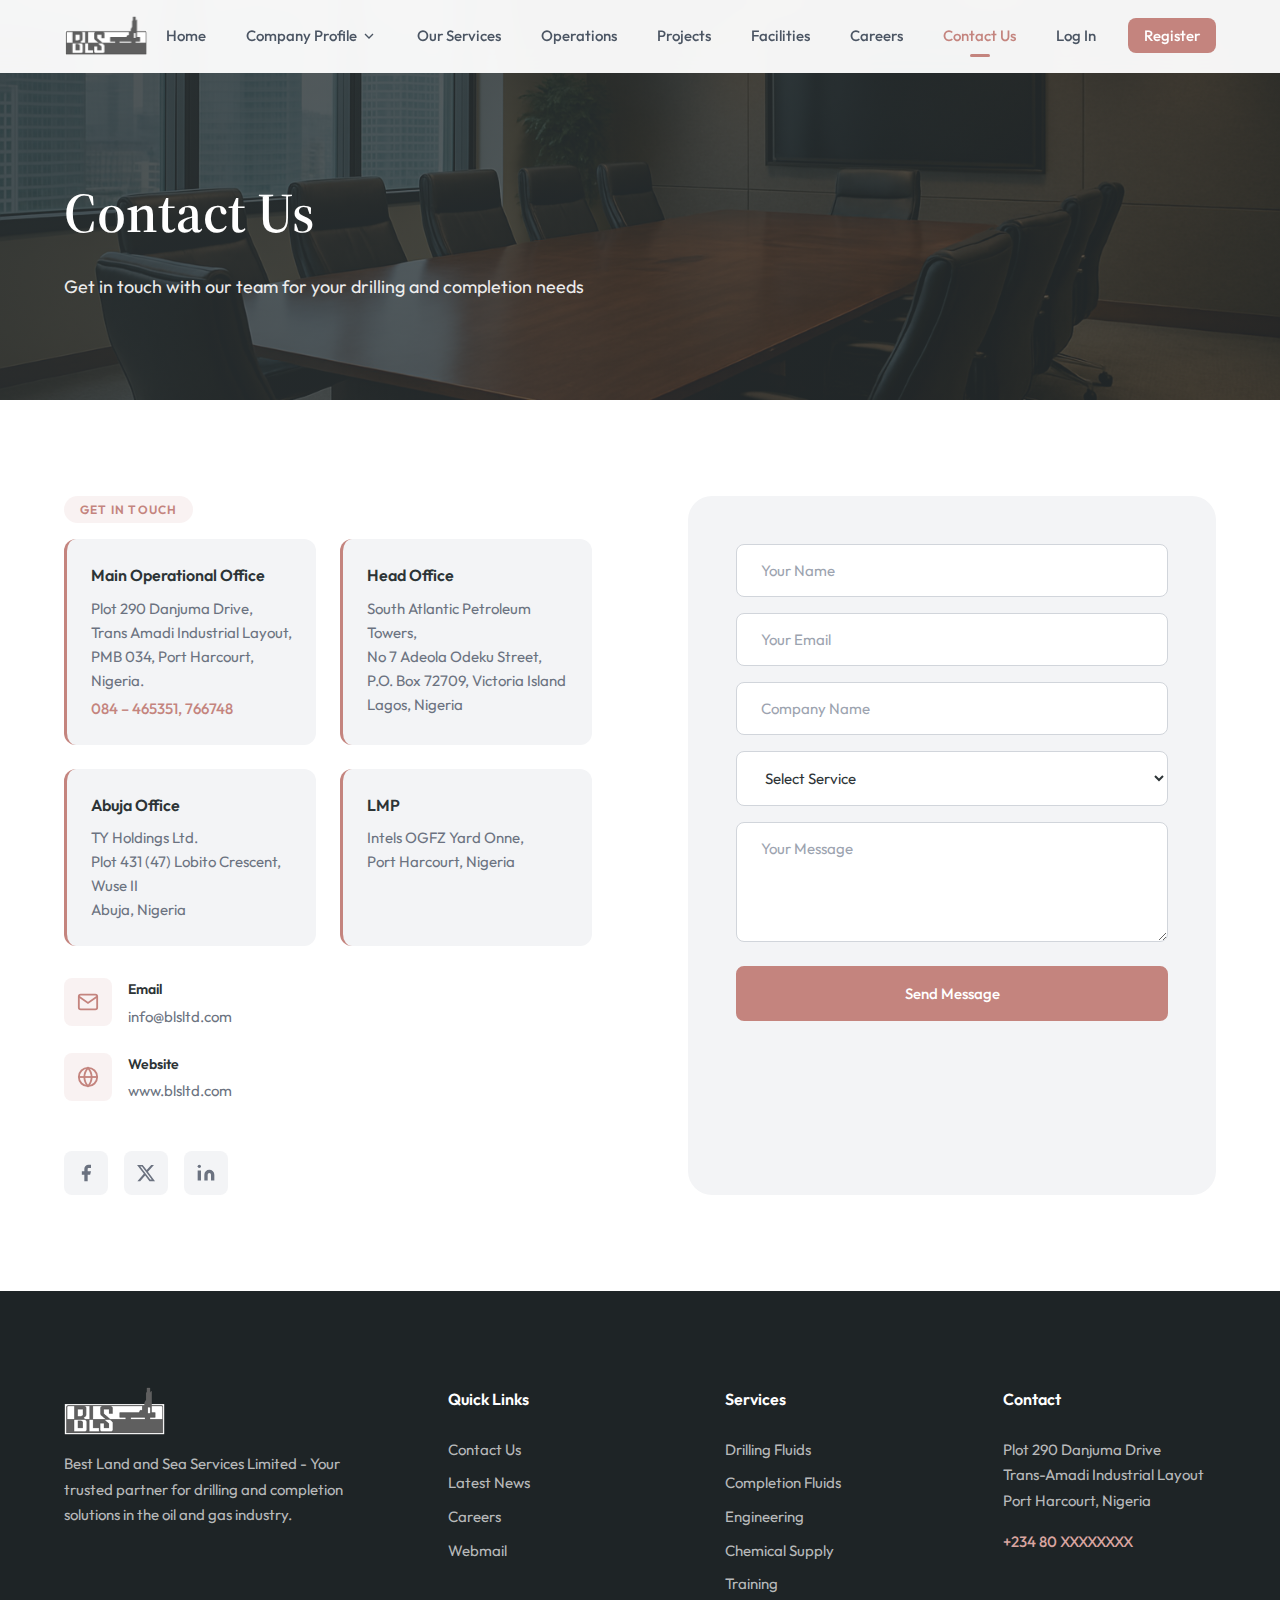
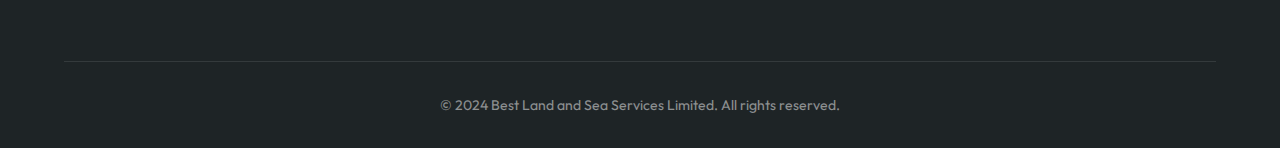
<file: contact.html>
<!DOCTYPE html>
<html lang="en">
  <head>
    <meta charset="UTF-8" />
    <meta name="viewport" content="width=device-width, initial-scale=1.0" />
    <title>Contact Us - BLS | Best Land and Sea Services Limited</title>
    <meta
      name="description"
      content="Contact Best Land and Sea Services Limited - Get in touch with us for drilling, completion and workover fluids services."
    />
    <link rel="preconnect" href="https://fonts.googleapis.com" />
    <link rel="preconnect" href="https://fonts.gstatic.com" crossorigin />
    <link
      href="https://fonts.googleapis.com/css2?family=Outfit:wght@300;400;500;600;700&family=Source+Serif+4:wght@400;600&display=swap"
      rel="stylesheet"
    />
    <link rel="stylesheet" href="styles.css" />
  </head>
  <body>
    <!-- Navigation -->
    <nav class="navbar" id="navbar">
      <div class="nav-container">
        <a href="index.html" class="logo">
          <img src="BLS-Logo...png" alt="BLS Logo" />
        </a>
        <button
          class="nav-toggle"
          id="navToggle"
          aria-label="Toggle navigation"
        >
          <span></span>
          <span></span>
          <span></span>
        </button>
        <ul class="nav-menu" id="navMenu">
          <li><a href="index.html" class="nav-link">Home</a></li>
          <li class="nav-dropdown">
            <a href="company-profile.html" class="nav-link dropdown-toggle">
              Company Profile
              <svg
                class="dropdown-arrow"
                viewBox="0 0 24 24"
                fill="none"
                stroke="currentColor"
                stroke-width="2"
              >
                <polyline points="6 9 12 15 18 9" />
              </svg>
            </a>
            <ul class="dropdown-menu">
              <li><a href="about.html">About BLS</a></li>
              <li>
                <a href="corporate-structure.html">Corporate Structure</a>
              </li>
              <li>
                <a href="management-team.html">Management Staff</a>
              </li>
              <li><a href="#">Forum</a></li>
            </ul>
          </li>
          <li>
            <a href="services.html" class="nav-link">Our Services</a>
          </li>
          <li>
            <a href="operations.html" class="nav-link">Operations</a>
          </li>
          <li><a href="projects.html" class="nav-link">Projects</a></li>
          <li><a href="facilities.html" class="nav-link">Facilities</a></li>
          <li><a href="careers.html" class="nav-link">Careers</a></li>
          <li><a href="contact.html" class="nav-link active">Contact Us</a></li>
          <li><a href="login.html" class="nav-link">Log In</a></li>
          <li><a href="#" class="nav-link nav-cta">Register</a></li>
        </ul>
      </div>
    </nav>

    <!-- Page Header -->
    <section class="page-header">
      <div
        class="page-header-bg"
        style="background-image: url('images/officceroom.png')"
      ></div>
      <div class="page-header-overlay"></div>
      <div class="container">
        <div class="page-header-content">
          <h1>Contact Us</h1>
          <p>
            Get in touch with our team for your drilling and completion needs
          </p>
        </div>
      </div>
    </section>

    <!-- Contact Section -->
    <section class="contact" id="contact">
      <div class="container">
        <div class="contact-grid">
          <div class="contact-info scroll-animate">
            <span class="section-tag">Get In Touch</span>

            <!-- Office Locations -->
            <div class="office-locations">
              <!-- Main Operational Office -->
              <div class="office-card scroll-animate">
                <h4>Main Operational Office</h4>
                <p>
                  Plot 290 Danjuma Drive,<br />
                  Trans Amadi Industrial Layout,<br />
                  PMB 034, Port Harcourt,<br />
                  Nigeria.
                </p>
                <p class="office-phone">084 – 465351, 766748</p>
              </div>

              <!-- Head Office -->
              <div class="office-card scroll-animate">
                <h4>Head Office</h4>
                <p>
                  South Atlantic Petroleum Towers,<br />
                  No 7 Adeola Odeku Street,<br />
                  P.O. Box 72709, Victoria Island<br />
                  Lagos, Nigeria
                </p>
              </div>

              <!-- Abuja Office -->
              <div class="office-card scroll-animate">
                <h4>Abuja Office</h4>
                <p>
                  TY Holdings Ltd.<br />
                  Plot 431 (47) Lobito Crescent, Wuse II<br />
                  Abuja, Nigeria
                </p>
              </div>

              <!-- LMP -->
              <div class="office-card scroll-animate">
                <h4>LMP</h4>
                <p>
                  Intels OGFZ Yard Onne,<br />
                  Port Harcourt, Nigeria
                </p>
              </div>
            </div>

            <!-- Contact Info -->
            <div class="contact-details">
              <div class="contact-item">
                <div class="contact-icon">
                  <svg
                    viewBox="0 0 24 24"
                    fill="none"
                    stroke="currentColor"
                    stroke-width="2"
                  >
                    <path
                      d="M4 4h16c1.1 0 2 .9 2 2v12c0 1.1-.9 2-2 2H4c-1.1 0-2-.9-2-2V6c0-1.1.9-2 2-2z"
                    />
                    <polyline points="22,6 12,13 2,6" />
                  </svg>
                </div>
                <div class="contact-text">
                  <h4>Email</h4>
                  <p>info@blsltd.com</p>
                </div>
              </div>
              <div class="contact-item">
                <div class="contact-icon">
                  <svg
                    viewBox="0 0 24 24"
                    fill="none"
                    stroke="currentColor"
                    stroke-width="2"
                  >
                    <circle cx="12" cy="12" r="10" />
                    <line x1="2" y1="12" x2="22" y2="12" />
                    <path
                      d="M12 2a15.3 15.3 0 0 1 4 10 15.3 15.3 0 0 1-4 10 15.3 15.3 0 0 1-4-10 15.3 15.3 0 0 1 4-10z"
                    />
                  </svg>
                </div>
                <div class="contact-text">
                  <h4>Website</h4>
                  <p>
                    <a href="http://www.blsltd.com" target="_blank"
                      >www.blsltd.com</a
                    >
                  </p>
                </div>
              </div>
            </div>

            <div class="social-links">
              <a href="#" class="social-link" aria-label="Facebook">
                <svg viewBox="0 0 24 24" fill="currentColor">
                  <path
                    d="M18 2h-3a5 5 0 0 0-5 5v3H7v4h3v8h4v-8h3l1-4h-4V7a1 1 0 0 1 1-1h3z"
                  />
                </svg>
              </a>
              <a href="#" class="social-link" aria-label="Twitter">
                <svg viewBox="0 0 24 24" fill="currentColor">
                  <path
                    d="M18.244 2.25h3.308l-7.227 8.26 8.502 11.24H16.17l-5.214-6.817L4.99 21.75H1.68l7.73-8.835L1.254 2.25H8.08l4.713 6.231zm-1.161 17.52h1.833L7.084 4.126H5.117z"
                  />
                </svg>
              </a>
              <a href="#" class="social-link" aria-label="LinkedIn">
                <svg viewBox="0 0 24 24" fill="currentColor">
                  <path
                    d="M16 8a6 6 0 0 1 6 6v7h-4v-7a2 2 0 0 0-2-2 2 2 0 0 0-2 2v7h-4v-7a6 6 0 0 1 6-6z"
                  />
                  <rect x="2" y="9" width="4" height="12" />
                  <circle cx="4" cy="4" r="2" />
                </svg>
              </a>
            </div>
          </div>
          <div class="contact-form-wrapper scroll-animate">
            <form class="contact-form" id="contactForm">
              <div class="form-group">
                <input
                  type="text"
                  id="name"
                  name="name"
                  placeholder="Your Name"
                  required
                />
              </div>
              <div class="form-group">
                <input
                  type="email"
                  id="email"
                  name="email"
                  placeholder="Your Email"
                  required
                />
              </div>
              <div class="form-group">
                <input
                  type="text"
                  id="company"
                  name="company"
                  placeholder="Company Name"
                />
              </div>
              <div class="form-group">
                <select id="service" name="service" required>
                  <option value="" disabled selected>Select Service</option>
                  <option value="drilling">Drilling Fluids</option>
                  <option value="completion">Completion Fluids</option>
                  <option value="engineering">Engineering Services</option>
                  <option value="chemical">Chemical Supply</option>
                  <option value="other">Other</option>
                </select>
              </div>
              <div class="form-group">
                <textarea
                  id="message"
                  name="message"
                  placeholder="Your Message"
                  rows="4"
                  required
                ></textarea>
              </div>
              <button type="submit" class="btn btn-primary btn-full">
                Send Message
              </button>
            </form>
          </div>
        </div>
      </div>
    </section>

    <!-- Footer -->
    <footer class="footer">
      <div class="container">
        <div class="footer-grid">
          <div class="footer-brand">
            <img src="BLS-Logo...png" alt="BLS Logo" class="footer-logo" />
            <p>
              Best Land and Sea Services Limited - Your trusted partner for
              drilling and completion solutions in the oil and gas industry.
            </p>
          </div>
          <div class="footer-links">
            <h4>Quick Links</h4>
            <ul>
              <li><a href="contact.html">Contact Us</a></li>
              <li><a href="#">Latest News</a></li>
              <li><a href="#">Careers</a></li>
              <li><a href="#">Webmail</a></li>
            </ul>
          </div>
          <div class="footer-links">
            <h4>Services</h4>
            <ul>
              <li><a href="#">Drilling Fluids</a></li>
              <li><a href="#">Completion Fluids</a></li>
              <li><a href="#">Engineering</a></li>
              <li><a href="#">Chemical Supply</a></li>
              <li><a href="#">Training</a></li>
            </ul>
          </div>
          <div class="footer-contact">
            <h4>Contact</h4>
            <p>
              Plot 290 Danjuma Drive<br />Trans-Amadi Industrial Layout<br />Port
              Harcourt, Nigeria
            </p>
            <p class="footer-phone">+234 80 XXXXXXXX</p>
          </div>
        </div>
        <div class="footer-bottom">
          <p>
            &copy; 2024 Best Land and Sea Services Limited. All rights reserved.
          </p>
        </div>
      </div>
    </footer>

    <!-- Back to Top Button -->
    <button class="back-to-top" id="backToTop" aria-label="Back to top">
      <svg
        viewBox="0 0 24 24"
        fill="none"
        stroke="currentColor"
        stroke-width="2"
      >
        <polyline points="18 15 12 9 6 15" />
      </svg>
    </button>

    <script src="script.js"></script>
    <script>
      // Scroll animation for contact components
      const scrollAnimateElements =
        document.querySelectorAll(".scroll-animate");

      const observerOptions = {
        root: null,
        rootMargin: "0px",
        threshold: 0.1,
      };

      const observer = new IntersectionObserver((entries) => {
        entries.forEach((entry) => {
          if (entry.isIntersecting) {
            entry.target.classList.add("visible");
          }
        });
      }, observerOptions);

      scrollAnimateElements.forEach((el) => observer.observe(el));
    </script>
  </body>
</html>
</file>
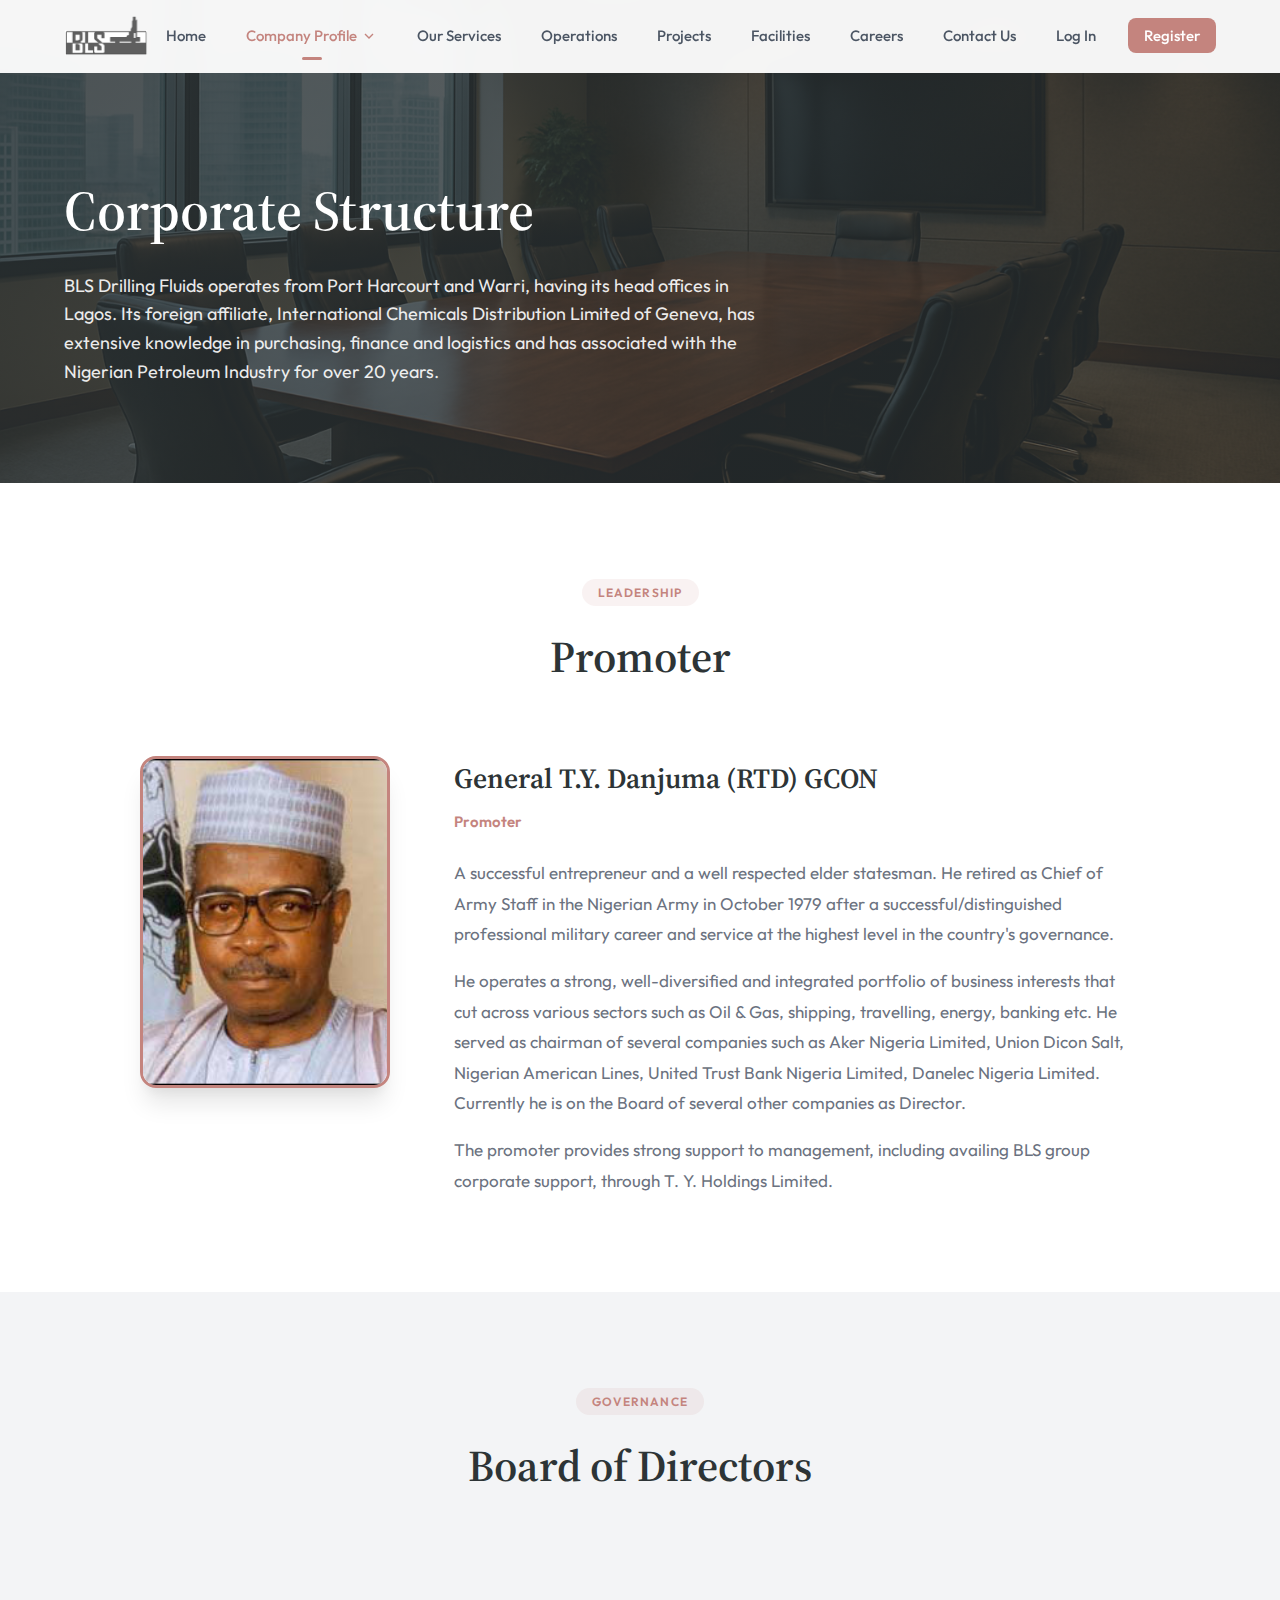
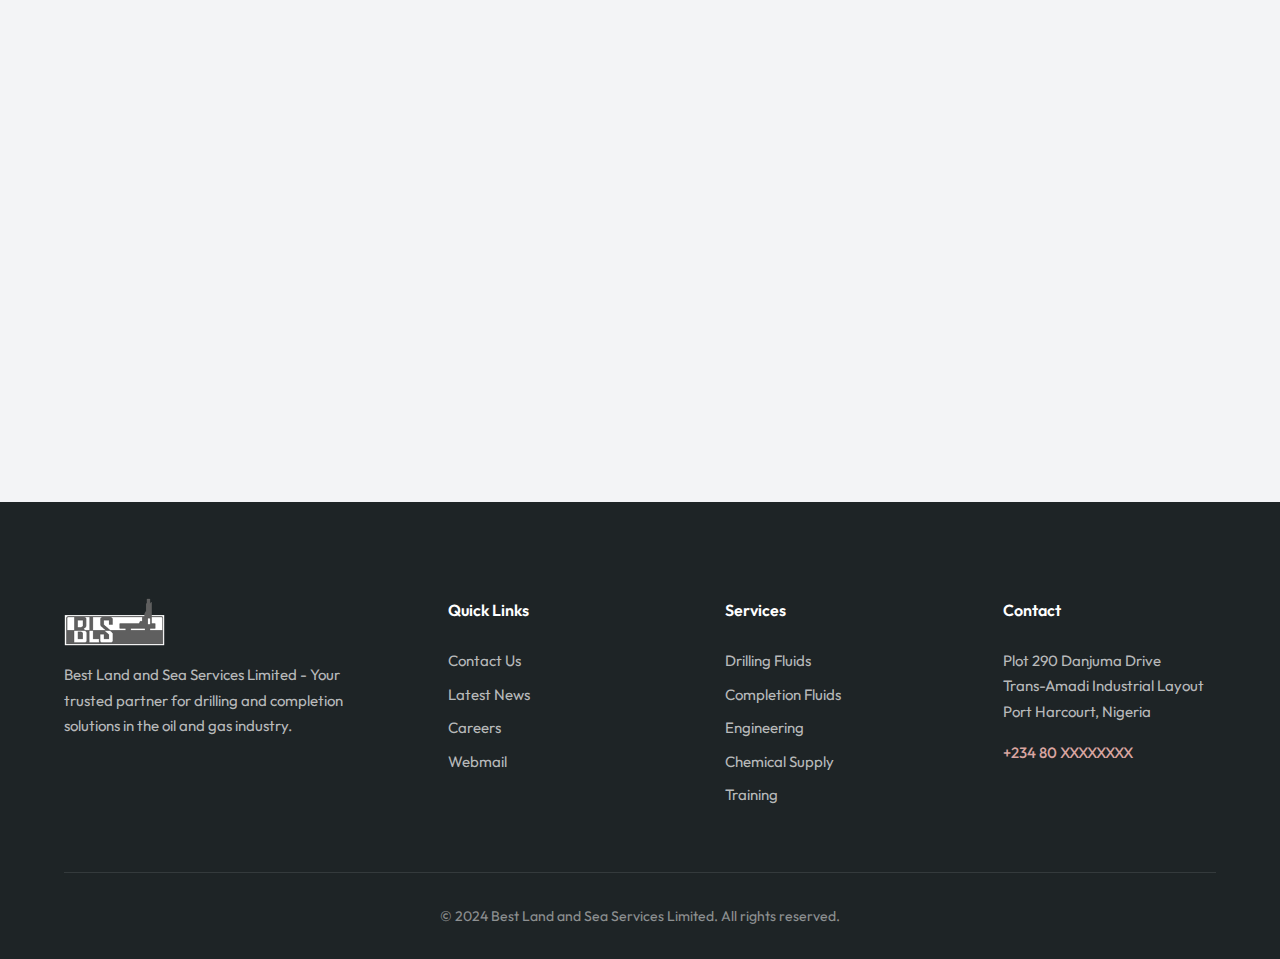
<file: corporate-structure.html>
<!DOCTYPE html>
<html lang="en">
  <head>
    <meta charset="UTF-8" />
    <meta name="viewport" content="width=device-width, initial-scale=1.0" />
    <title>
      Corporate Structure - BLS | Best Land and Sea Services Limited
    </title>
    <meta
      name="description"
      content="Learn about BLS Corporate Structure - Our promoter, board of directors, and leadership team."
    />
    <link rel="preconnect" href="https://fonts.googleapis.com" />
    <link rel="preconnect" href="https://fonts.gstatic.com" crossorigin />
    <link
      href="https://fonts.googleapis.com/css2?family=Outfit:wght@300;400;500;600;700&family=Source+Serif+4:wght@400;600&display=swap"
      rel="stylesheet"
    />
    <link rel="stylesheet" href="styles.css" />
  </head>
  <body>
    <!-- Navigation -->
    <nav class="navbar" id="navbar">
      <div class="nav-container">
        <a href="index.html" class="logo">
          <img src="BLS-Logo...png" alt="BLS Logo" />
        </a>
        <button
          class="nav-toggle"
          id="navToggle"
          aria-label="Toggle navigation"
        >
          <span></span>
          <span></span>
          <span></span>
        </button>
        <ul class="nav-menu" id="navMenu">
          <li><a href="index.html" class="nav-link">Home</a></li>
          <li class="nav-dropdown">
            <a
              href="company-profile.html"
              class="nav-link dropdown-toggle active"
            >
              Company Profile
              <svg
                class="dropdown-arrow"
                viewBox="0 0 24 24"
                fill="none"
                stroke="currentColor"
                stroke-width="2"
              >
                <polyline points="6 9 12 15 18 9" />
              </svg>
            </a>
            <ul class="dropdown-menu">
              <li><a href="about.html">About BLS</a></li>
              <li>
                <a href="corporate-structure.html">Corporate Structure</a>
              </li>
              <li>
                <a href="management-team.html">Management Staff</a>
              </li>
              <li><a href="#">Forum</a></li>
            </ul>
          </li>
          <li>
            <a href="services.html" class="nav-link">Our Services</a>
          </li>
          <li>
            <a href="operations.html" class="nav-link">Operations</a>
          </li>
          <li><a href="projects.html" class="nav-link">Projects</a></li>
          <li><a href="facilities.html" class="nav-link">Facilities</a></li>
          <li><a href="careers.html" class="nav-link">Careers</a></li>
          <li><a href="contact.html" class="nav-link">Contact Us</a></li>
          <li><a href="login.html" class="nav-link">Log In</a></li>
          <li><a href="#" class="nav-link nav-cta">Register</a></li>
        </ul>
      </div>
    </nav>

    <!-- Page Header -->
    <section class="page-header">
      <div
        class="page-header-bg"
        style="background-image: url('images/officceroom.png')"
      ></div>
      <div class="page-header-overlay"></div>
      <div class="container">
        <div class="page-header-content">
          <h1>Corporate Structure</h1>
          <p>
            BLS Drilling Fluids operates from Port Harcourt and Warri, having
            its head offices in Lagos. Its foreign affiliate, International
            Chemicals Distribution Limited of Geneva, has extensive knowledge in
            purchasing, finance and logistics and has associated with the
            Nigerian Petroleum Industry for over 20 years.
          </p>
        </div>
      </div>
    </section>

    <!-- Promoter Section -->
    <section class="leadership-section" id="promoter">
      <div class="container">
        <div class="section-header">
          <span class="section-tag">Leadership</span>
          <h2>Promoter</h2>
        </div>
        <div class="leader-card featured">
          <div class="leader-image scroll-animate">
            <img
              src="leader_ship/gen_danjuma.jpg"
              alt="General T.Y. Danjuma (RTD) GCON"
            />
          </div>
          <div class="leader-content scroll-animate">
            <h3>General T.Y. Danjuma (RTD) GCON</h3>
            <span class="leader-title">Promoter</span>
            <p>
              A successful entrepreneur and a well respected elder statesman. He
              retired as Chief of Army Staff in the Nigerian Army in October
              1979 after a successful/distinguished professional military career
              and service at the highest level in the country's governance.
            </p>
            <p>
              He operates a strong, well-diversified and integrated portfolio of
              business interests that cut across various sectors such as Oil &
              Gas, shipping, travelling, energy, banking etc. He served as
              chairman of several companies such as Aker Nigeria Limited, Union
              Dicon Salt, Nigerian American Lines, United Trust Bank Nigeria
              Limited, Danelec Nigeria Limited. Currently he is on the Board of
              several other companies as Director.
            </p>
            <p>
              The promoter provides strong support to management, including
              availing BLS group corporate support, through T. Y. Holdings
              Limited.
            </p>
          </div>
        </div>
      </div>
    </section>

    <!-- Board of Directors Section -->
    <section class="leadership-section alt-bg" id="board">
      <div class="container">
        <div class="section-header">
          <span class="section-tag">Governance</span>
          <h2>Board of Directors</h2>
        </div>
        <div class="directors-grid">
          <!-- Director 1 -->
          <div class="director-card no-image scroll-animate">
            <div class="director-content">
              <h3>Chief Barr Musa Danjuma</h3>
              <span class="director-title">Chairman</span>
              <p>
                He graduated from Ahmadu Bello University (ABU) Zaria in 1977
                with a law degree and since then has been engaged in private
                business. In the last 28 years, he has been in executive
                management capacity in oil and gas, shipping and travelling
                business
              </p>
            </div>
          </div>

          <!-- Director 2 -->
          <div class="director-card no-image scroll-animate">
            <div class="director-content">
              <h3>Mr Dauda K. Danjuma</h3>
              <span class="director-title">CEO / Director</span>
              <p>
                He is a Political Science graduate from Ahmadu Bello University,
                (ABU) Zaria, with over 28 years post qualification experience in
                oil and gas, and in the banking sector. He has attended various
                courses including, Advance Management Programme (AMP) of Lagos
                Business School in 1995 and IESE Barcelona, Spain in the same
                year.
              </p>
            </div>
          </div>

          <!-- Director 3 -->
          <div class="director-card no-image scroll-animate">
            <div class="director-content">
              <h3>COL. Miri-Dashe Ojo</h3>
              <span class="director-title">Director</span>
              <p>
                He attended Nigeria Defence Academy in 1975 in Kaduna, and the
                prestigious Command Staff College, Jaji Nigeria in 1992. During
                the course of his military career he attended various courses
                both locally and overseas – India, Pakistan and United Kingdom.
                After his retirement as a Colonel in 1995, he attended the
                Advance Management Programme (AMP) of Lagos Business School and
                IESE Barcelona in 1998.
              </p>
            </div>
          </div>
        </div>
      </div>
    </section>

    <!-- Footer -->
    <footer class="footer">
      <div class="container">
        <div class="footer-grid">
          <div class="footer-brand">
            <img src="BLS-Logo...png" alt="BLS Logo" class="footer-logo" />
            <p>
              Best Land and Sea Services Limited - Your trusted partner for
              drilling and completion solutions in the oil and gas industry.
            </p>
          </div>
          <div class="footer-links">
            <h4>Quick Links</h4>
            <ul>
              <li><a href="contact.html">Contact Us</a></li>
              <li><a href="#">Latest News</a></li>
              <li><a href="#">Careers</a></li>
              <li><a href="#">Webmail</a></li>
            </ul>
          </div>
          <div class="footer-links">
            <h4>Services</h4>
            <ul>
              <li><a href="#">Drilling Fluids</a></li>
              <li><a href="#">Completion Fluids</a></li>
              <li><a href="#">Engineering</a></li>
              <li><a href="#">Chemical Supply</a></li>
              <li><a href="#">Training</a></li>
            </ul>
          </div>
          <div class="footer-contact">
            <h4>Contact</h4>
            <p>
              Plot 290 Danjuma Drive<br />Trans-Amadi Industrial Layout<br />Port
              Harcourt, Nigeria
            </p>
            <p class="footer-phone">+234 80 XXXXXXXX</p>
          </div>
        </div>
        <div class="footer-bottom">
          <p>
            &copy; 2024 Best Land and Sea Services Limited. All rights reserved.
          </p>
        </div>
      </div>
    </footer>

    <!-- Back to Top Button -->
    <button class="back-to-top" id="backToTop" aria-label="Back to top">
      <svg
        viewBox="0 0 24 24"
        fill="none"
        stroke="currentColor"
        stroke-width="2"
      >
        <polyline points="18 15 12 9 6 15" />
      </svg>
    </button>

    <script src="script.js"></script>
    <script>
      // Scroll animation for director cards
      const scrollAnimateElements =
        document.querySelectorAll(".scroll-animate");

      const observerOptions = {
        root: null,
        rootMargin: "0px",
        threshold: 0.15,
      };

      const observer = new IntersectionObserver((entries) => {
        entries.forEach((entry) => {
          if (entry.isIntersecting) {
            entry.target.classList.add("visible");
          }
        });
      }, observerOptions);

      scrollAnimateElements.forEach((el) => observer.observe(el));
    </script>
  </body>
</html>
</file>
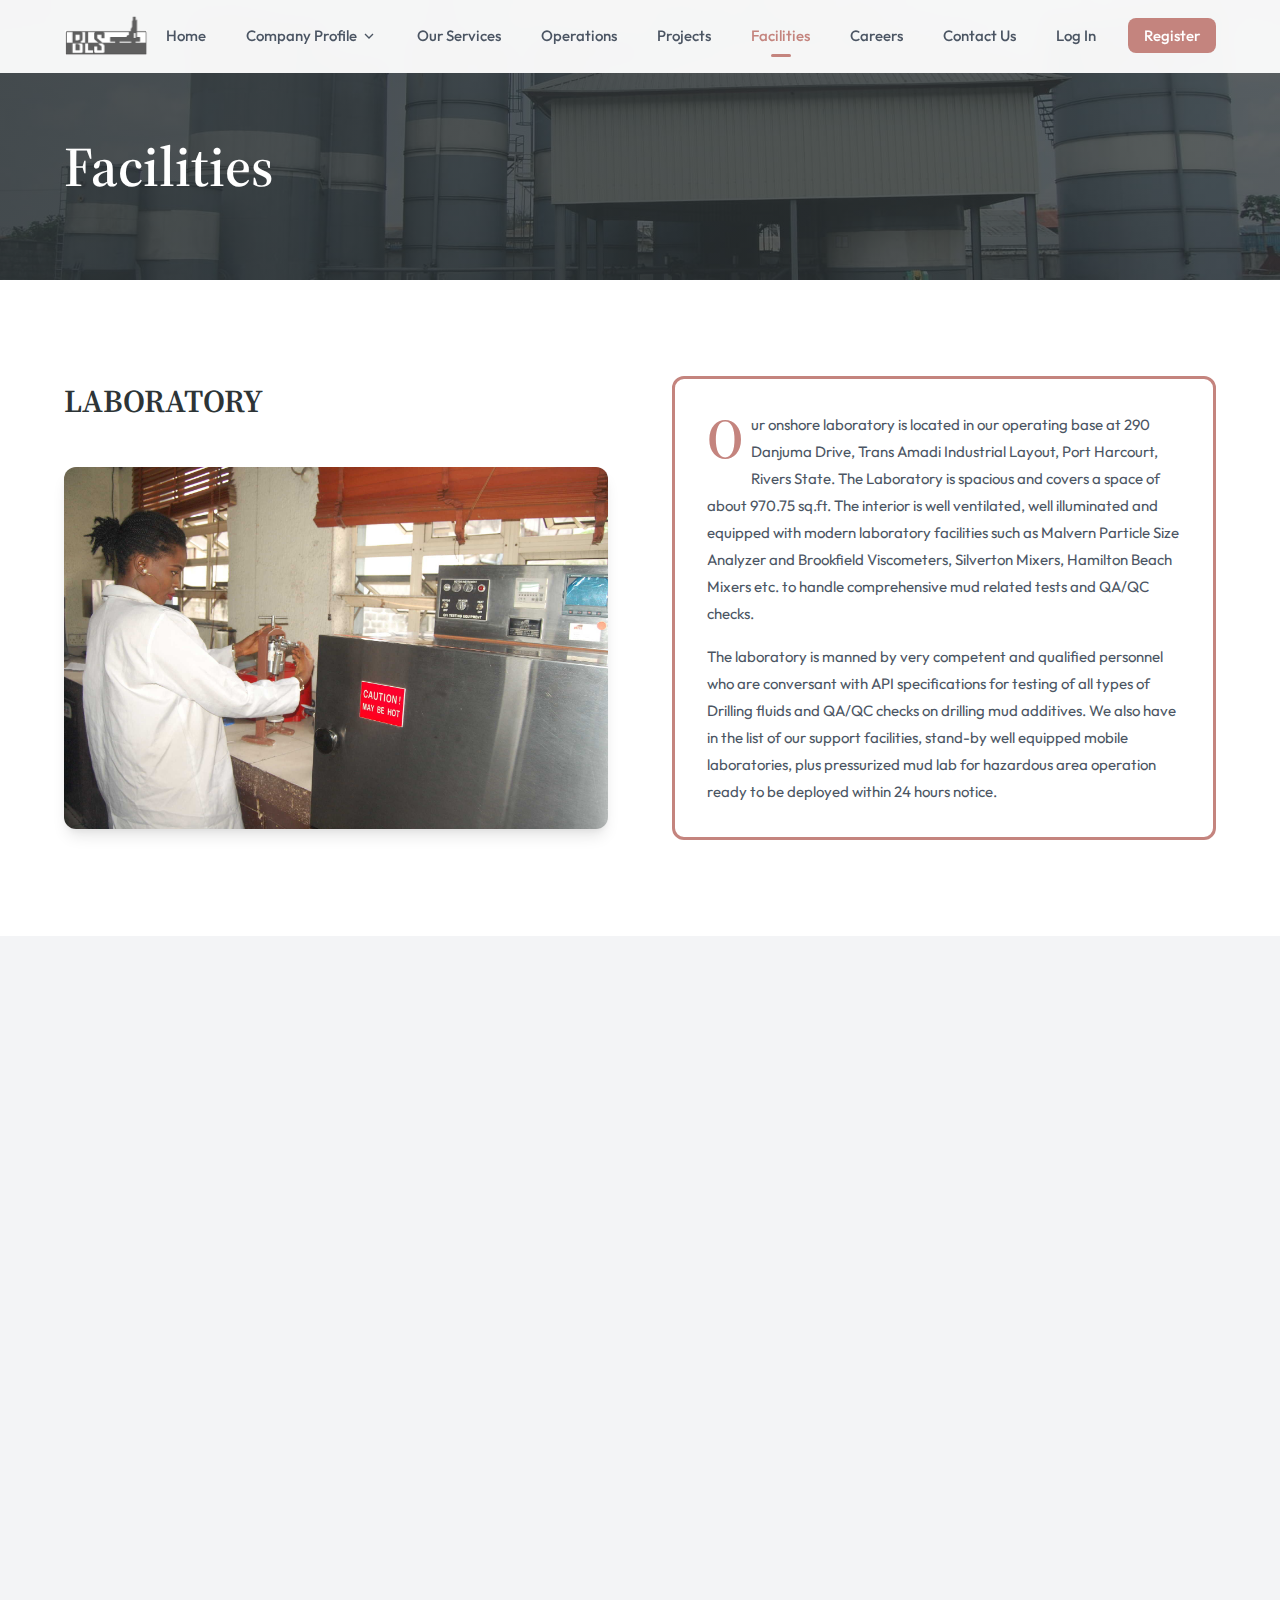
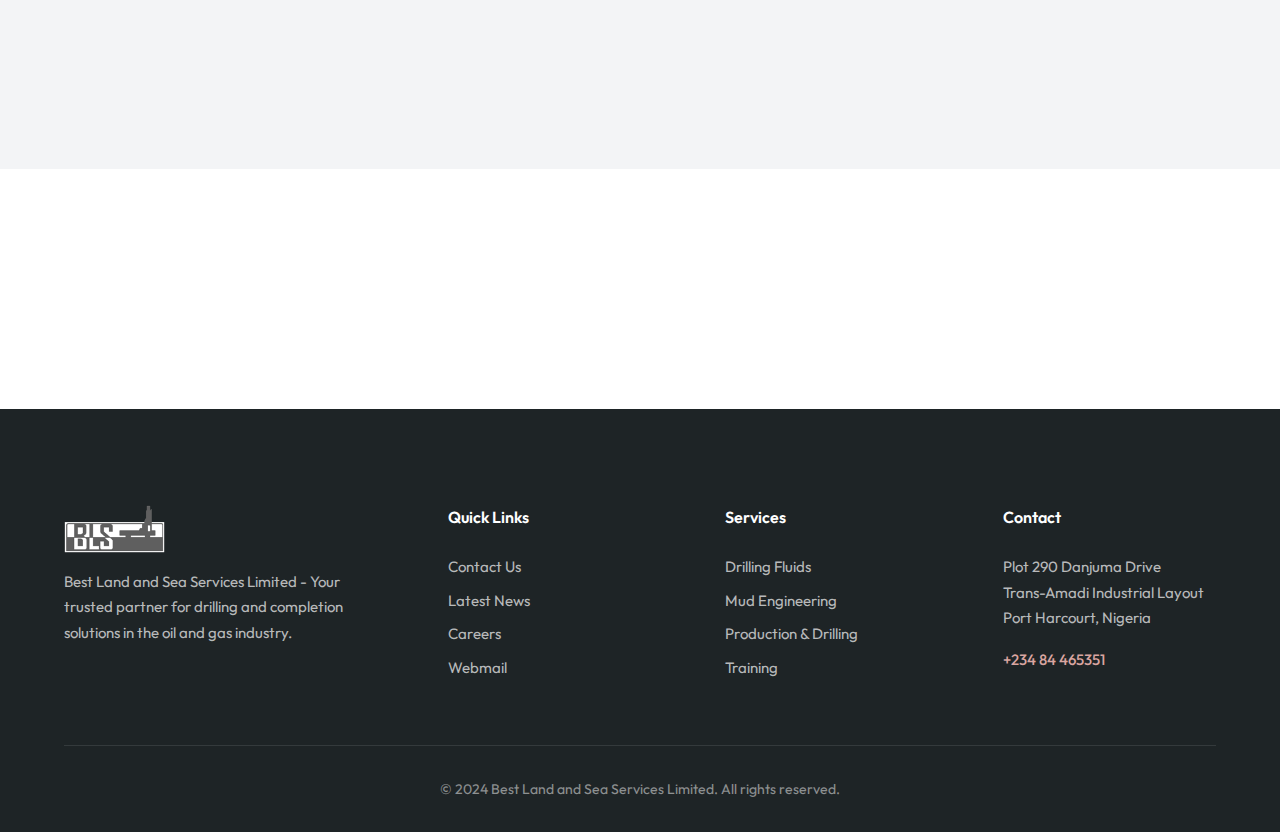
<file: facilities.html>
<!DOCTYPE html>
<html lang="en">
  <head>
    <meta charset="UTF-8" />
    <meta name="viewport" content="width=device-width, initial-scale=1.0" />
    <title>Facilities - BLS | Best Land and Sea Services Limited</title>
    <meta
      name="description"
      content="BLS Facilities - Our state-of-the-art mud plant, laboratories, and warehouses across Nigeria."
    />
    <link rel="preconnect" href="https://fonts.googleapis.com" />
    <link rel="preconnect" href="https://fonts.gstatic.com" crossorigin />
    <link
      href="https://fonts.googleapis.com/css2?family=Outfit:wght@300;400;500;600;700&family=Source+Serif+4:wght@400;600&display=swap"
      rel="stylesheet"
    />
    <link rel="stylesheet" href="styles.css" />
  </head>
  <body>
    <!-- Navigation -->
    <nav class="navbar" id="navbar">
      <div class="nav-container">
        <a href="index.html" class="logo">
          <img src="BLS-Logo...png" alt="BLS Logo" />
        </a>
        <button
          class="nav-toggle"
          id="navToggle"
          aria-label="Toggle navigation"
        >
          <span></span>
          <span></span>
          <span></span>
        </button>
        <ul class="nav-menu" id="navMenu">
          <li><a href="index.html" class="nav-link">Home</a></li>
          <li class="nav-dropdown">
            <a href="company-profile.html" class="nav-link dropdown-toggle">
              Company Profile
              <svg
                class="dropdown-arrow"
                viewBox="0 0 24 24"
                fill="none"
                stroke="currentColor"
                stroke-width="2"
              >
                <polyline points="6 9 12 15 18 9" />
              </svg>
            </a>
            <ul class="dropdown-menu">
              <li><a href="about.html">About BLS</a></li>
              <li>
                <a href="corporate-structure.html">Corporate Structure</a>
              </li>
              <li>
                <a href="management-team.html">Management Staff</a>
              </li>
              <li><a href="#">Forum</a></li>
            </ul>
          </li>
          <li><a href="services.html" class="nav-link">Our Services</a></li>
          <li>
            <a href="operations.html" class="nav-link">Operations</a>
          </li>
          <li><a href="projects.html" class="nav-link">Projects</a></li>
          <li><a href="facilities.html" class="nav-link active">Facilities</a></li>
          <li><a href="careers.html" class="nav-link">Careers</a></li>
          <li><a href="contact.html" class="nav-link">Contact Us</a></li>
          <li><a href="login.html" class="nav-link">Log In</a></li>
          <li><a href="#" class="nav-link nav-cta">Register</a></li>
        </ul>
      </div>
    </nav>

    <!-- Page Header -->
    <section class="page-header compact">
      <div
        class="page-header-bg"
        style="background-image: url('images/mud_plant.jpg')"
      ></div>
      <div class="page-header-overlay"></div>
      <div class="container">
        <div class="page-header-content">
          <h1>Facilities</h1>
        </div>
      </div>
    </section>

    <!-- Laboratory Section -->
    <section class="facility-section">
      <div class="container">
        <div class="facility-card">
          <div class="facility-left scroll-animate slide-from-left">
            <h2 class="facility-title">LABORATORY</h2>
            <div class="facility-image">
              <img src="images/laboratory-.jpg" alt="BLS Laboratory" />
            </div>
          </div>
          <div class="facility-right scroll-animate slide-from-right">
            <div class="facility-content bordered">
              <p class="drop-cap">
                Our onshore laboratory is located in our operating base at 290 Danjuma Drive, Trans Amadi Industrial Layout, Port Harcourt, Rivers State. The Laboratory is spacious and covers a space of about 970.75 sq.ft. The interior is well ventilated, well illuminated and equipped with modern laboratory facilities such as Malvern Particle Size Analyzer and Brookfield Viscometers, Silverton Mixers, Hamilton Beach Mixers etc. to handle comprehensive mud related tests and QA/QC checks.
              </p>
              <p>
                The laboratory is manned by very competent and qualified personnel who are conversant with API specifications for testing of all types of Drilling fluids and QA/QC checks on drilling mud additives. We also have in the list of our support facilities, stand-by well equipped mobile laboratories, plus pressurized mud lab for hazardous area operation ready to be deployed within 24 hours notice.
              </p>
            </div>
          </div>
        </div>
      </div>
    </section>

    <!-- FOT Onne Base Facility Section -->
    <section class="facility-section alt-bg">
      <div class="container">
        <div class="facility-card reverse">
          <div class="facility-left scroll-animate slide-from-left">
            <div class="facility-content">
              <p class="drop-cap">
                Our liquid and dry bulk plant is located on about 1700 meter sq area water at federal ocean terminal Onne. The facility is fitted with over 17400 bbls capacity storage tanks for storage of Base oil, liquid mud and brine, and about 760 MT capacity Dry bulk silos for bulking bentonite and calcium carbonate.
              </p>
              <h4>Plant Capacity:</h4>
              <ul class="facility-list">
                <li>650 cfm air compressor for easy bulking of dry products</li>
                <li>100 KVA Generator to cover 24 hours operation at the plant day and night</li>
                <li>2X250 HP Caterpillar Mission Pump for continuous Mud mixing and transfer</li>
                <li>2X250 bbl capacity mud mixing tanks</li>
                <li>10 MT capacity cutting bottle and</li>
                <li>1x24ftx10ft well equipped laboratory for mud checks at the plant</li>
              </ul>
              <p>
                The stacking area of the plant is constructed based on API specifications with hard-core cement stabilized laterite surface to support storage of Drilling Fluid and Dry Bulk Additives and accessed by 8.0 m wide concrete roads.
              </p>
            </div>
          </div>
          <div class="facility-right scroll-animate slide-from-right">
            <h2 class="facility-title">FOT ONNE BASE FACILITY</h2>
            <div class="facility-image tall">
              <img src="images/mud_plant.jpg" alt="FOT Onne Base Facility" />
            </div>
          </div>
        </div>
      </div>
    </section>

    <!-- Dry Bulk Plant Section -->
    <section class="facility-section dry-bulk-section">
      <div class="container">
        <div class="dry-bulk-card scroll-animate slide-from-bottom">
          <h3 class="dry-bulk-title">Dry Bulk Plant</h3>
          <div class="dry-bulk-content">
            <p>One dry mud storage silos with approximate capacity of 230 MT Baryte each</p>
            <p>Two dry mud silos with approximate capacity of 180 MT Baryte each</p>
            <p>Two dry mud silos with approximate capacity of 80 MT Baryte each</p>
            <p>One dry mud cutting silo with approximate capacity of 10 MT Baryte</p>
            <p>Two air compressors (650 CFM)</p>
          </div>
        </div>
      </div>
    </section>

    <!-- Footer -->
    <footer class="footer">
      <div class="container">
        <div class="footer-grid">
          <div class="footer-brand">
            <img src="BLS-Logo...png" alt="BLS Logo" class="footer-logo" />
            <p>
              Best Land and Sea Services Limited - Your trusted partner for
              drilling and completion solutions in the oil and gas industry.
            </p>
          </div>
          <div class="footer-links">
            <h4>Quick Links</h4>
            <ul>
              <li><a href="contact.html">Contact Us</a></li>
              <li><a href="#">Latest News</a></li>
              <li><a href="careers.html">Careers</a></li>
              <li><a href="#">Webmail</a></li>
            </ul>
          </div>
          <div class="footer-links">
            <h4>Services</h4>
            <ul>
              <li><a href="services.html#drilling-fluids">Drilling Fluids</a></li>
              <li><a href="services.html#mud-engineering">Mud Engineering</a></li>
              <li><a href="services.html#production-drilling">Production & Drilling</a></li>
              <li><a href="services.html#training">Training</a></li>
            </ul>
          </div>
          <div class="footer-contact">
            <h4>Contact</h4>
            <p>
              Plot 290 Danjuma Drive<br />Trans-Amadi Industrial Layout<br />Port
              Harcourt, Nigeria
            </p>
            <p class="footer-phone">+234 84 465351</p>
          </div>
        </div>
        <div class="footer-bottom">
          <p>
            &copy; 2024 Best Land and Sea Services Limited. All rights reserved.
          </p>
        </div>
      </div>
    </footer>

    <!-- Back to Top Button -->
    <button class="back-to-top" id="backToTop" aria-label="Back to top">
      <svg
        viewBox="0 0 24 24"
        fill="none"
        stroke="currentColor"
        stroke-width="2"
      >
        <polyline points="18 15 12 9 6 15" />
      </svg>
    </button>

    <script src="script.js"></script>
    <script>
      // Scroll animation for facility components
      const scrollAnimateElements =
        document.querySelectorAll(".scroll-animate");

      const observerOptions = {
        root: null,
        rootMargin: "0px",
        threshold: 0.15,
      };

      const observer = new IntersectionObserver((entries) => {
        entries.forEach((entry) => {
          if (entry.isIntersecting) {
            entry.target.classList.add("visible");
          }
        });
      }, observerOptions);

      scrollAnimateElements.forEach((el) => observer.observe(el));
    </script>
  </body>
</html>
</file>
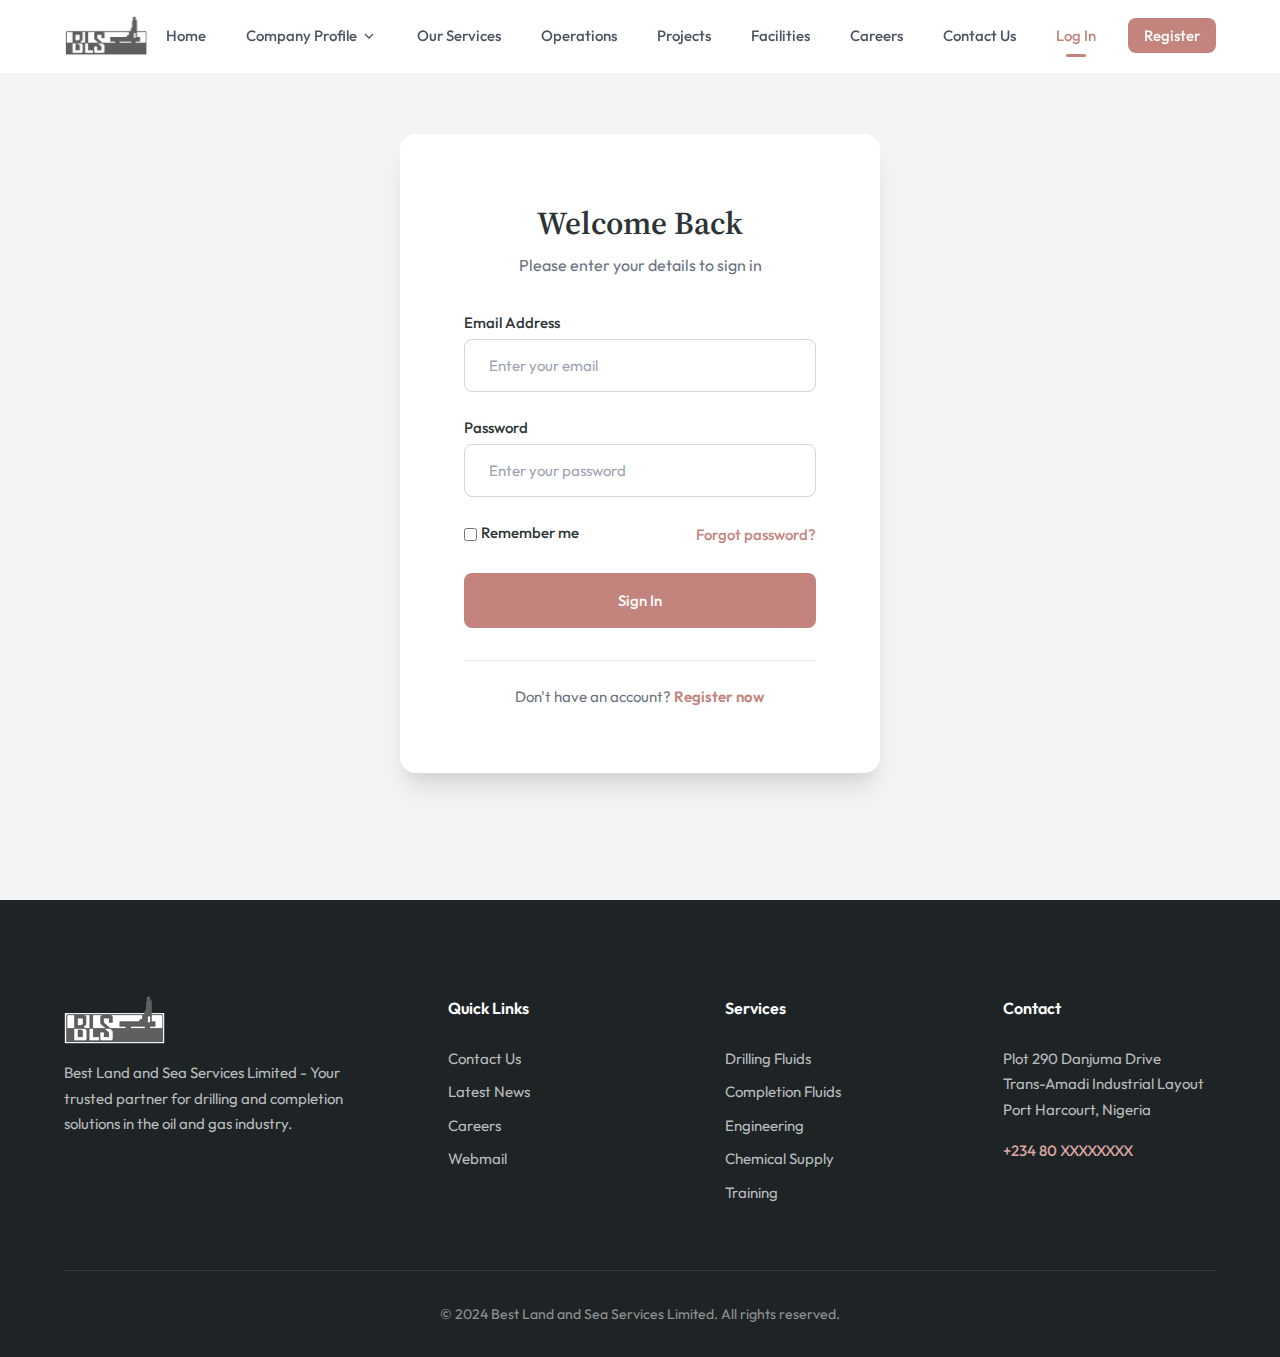
<file: login.html>
<!DOCTYPE html>
<html lang="en">
  <head>
    <meta charset="UTF-8" />
    <meta name="viewport" content="width=device-width, initial-scale=1.0" />
    <title>Login - BLS | Best Land and Sea Services Limited</title>
    <meta
      name="description"
      content="Login to your BLS account."
    />
    <link rel="preconnect" href="https://fonts.googleapis.com" />
    <link rel="preconnect" href="https://fonts.gstatic.com" crossorigin />
    <link
      href="https://fonts.googleapis.com/css2?family=Outfit:wght@300;400;500;600;700&family=Source+Serif+4:wght@400;600&display=swap"
      rel="stylesheet"
    />
    <link rel="stylesheet" href="styles.css" />
  </head>
  <body>
    <!-- Navigation -->
    <nav class="navbar" id="navbar">
      <div class="nav-container">
        <a href="index.html" class="logo">
          <img src="BLS-Logo...png" alt="BLS Logo" />
        </a>
        <button
          class="nav-toggle"
          id="navToggle"
          aria-label="Toggle navigation"
        >
          <span></span>
          <span></span>
          <span></span>
        </button>
        <ul class="nav-menu" id="navMenu">
          <li><a href="index.html" class="nav-link">Home</a></li>
          <li class="nav-dropdown">
            <a href="company-profile.html" class="nav-link dropdown-toggle">
              Company Profile
              <svg
                class="dropdown-arrow"
                viewBox="0 0 24 24"
                fill="none"
                stroke="currentColor"
                stroke-width="2"
              >
                <polyline points="6 9 12 15 18 9" />
              </svg>
            </a>
            <ul class="dropdown-menu">
              <li><a href="about.html">About BLS</a></li>
              <li>
                <a href="corporate-structure.html">Corporate Structure</a>
              </li>
              <li>
                <a href="management-team.html">Management Staff</a>
              </li>
              <li><a href="#">Forum</a></li>
            </ul>
          </li>
          <li><a href="services.html" class="nav-link">Our Services</a></li>
          <li><a href="operations.html" class="nav-link">Operations</a></li>
          <li><a href="projects.html" class="nav-link">Projects</a></li>
          <li><a href="facilities.html" class="nav-link">Facilities</a></li>
          <li><a href="careers.html" class="nav-link">Careers</a></li>
          <li><a href="contact.html" class="nav-link">Contact Us</a></li>
          <li><a href="login.html" class="nav-link active">Log In</a></li>
          <li><a href="#" class="nav-link nav-cta">Register</a></li>
        </ul>
      </div>
    </nav>

    <!-- Login Section -->
    <section class="login-section">
      <div class="container">
        <div class="login-card">
          <div class="login-header">
            <h2>Welcome Back</h2>
            <p>Please enter your details to sign in</p>
          </div>
          <form class="login-form">
            <div class="form-group">
              <label for="email">Email Address</label>
              <input type="email" id="email" placeholder="Enter your email" required />
            </div>
            <div class="form-group">
              <label for="password">Password</label>
              <input type="password" id="password" placeholder="Enter your password" required />
            </div>
            <div class="form-actions">
              <div class="remember-me">
                <input type="checkbox" id="remember" />
                <label for="remember">Remember me</label>
              </div>
              <a href="#" class="forgot-password">Forgot password?</a>
            </div>
            <button type="submit" class="btn btn-primary btn-full">Sign In</button>
          </form>
          <div class="login-footer">
            <p>Don't have an account? <a href="#">Register now</a></p>
          </div>
        </div>
      </div>
    </section>

    <!-- Footer -->
    <footer class="footer">
      <div class="container">
        <div class="footer-grid">
          <div class="footer-brand">
            <img src="BLS-Logo...png" alt="BLS Logo" class="footer-logo" />
            <p>
              Best Land and Sea Services Limited - Your trusted partner for
              drilling and completion solutions in the oil and gas industry.
            </p>
          </div>
          <div class="footer-links">
            <h4>Quick Links</h4>
            <ul>
              <li><a href="contact.html">Contact Us</a></li>
              <li><a href="#">Latest News</a></li>
              <li><a href="#">Careers</a></li>
              <li><a href="#">Webmail</a></li>
            </ul>
          </div>
          <div class="footer-links">
            <h4>Services</h4>
            <ul>
              <li><a href="#">Drilling Fluids</a></li>
              <li><a href="#">Completion Fluids</a></li>
              <li><a href="#">Engineering</a></li>
              <li><a href="#">Chemical Supply</a></li>
              <li><a href="#">Training</a></li>
            </ul>
          </div>
          <div class="footer-contact">
            <h4>Contact</h4>
            <p>
              Plot 290 Danjuma Drive<br />Trans-Amadi Industrial Layout<br />Port
              Harcourt, Nigeria
            </p>
            <p class="footer-phone">+234 80 XXXXXXXX</p>
          </div>
        </div>
        <div class="footer-bottom">
          <p>
            &copy; 2024 Best Land and Sea Services Limited. All rights reserved.
          </p>
        </div>
      </div>
    </footer>

    <script src="script.js"></script>
  </body>
</html>
</file>
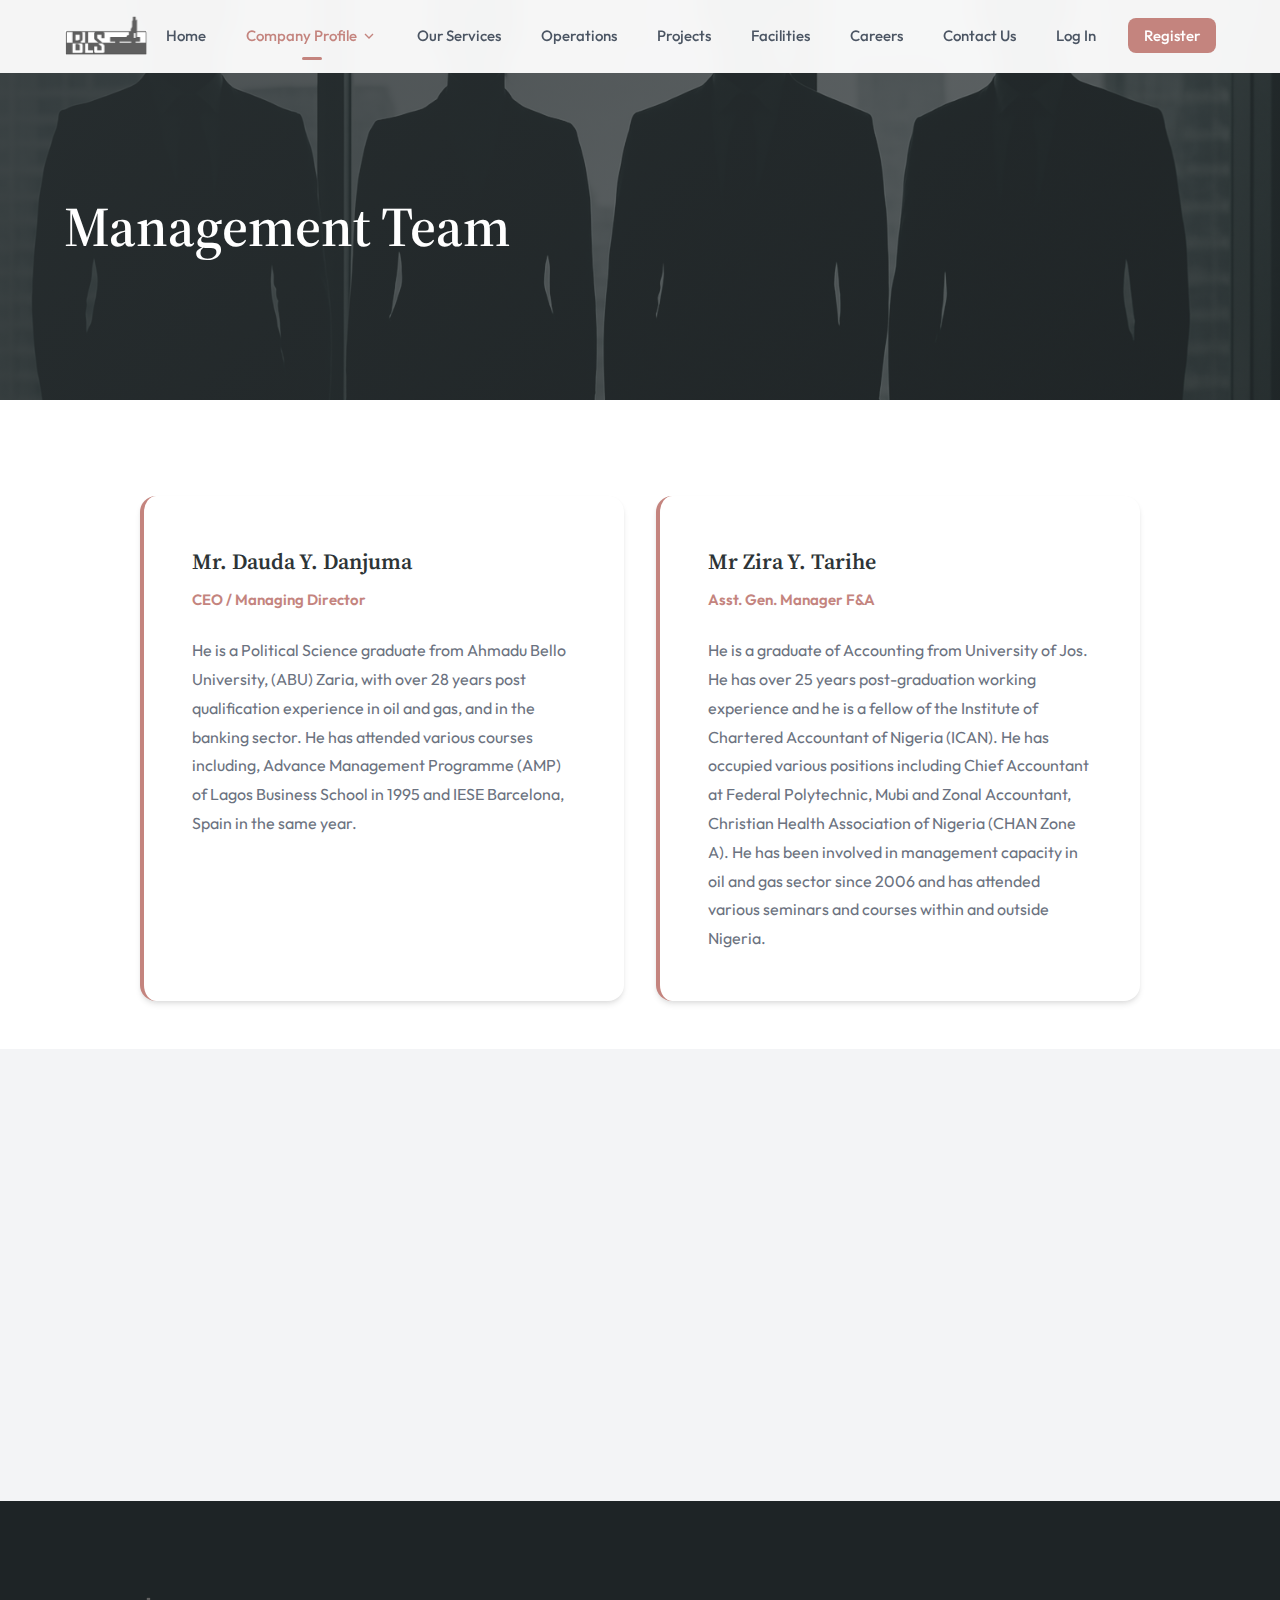
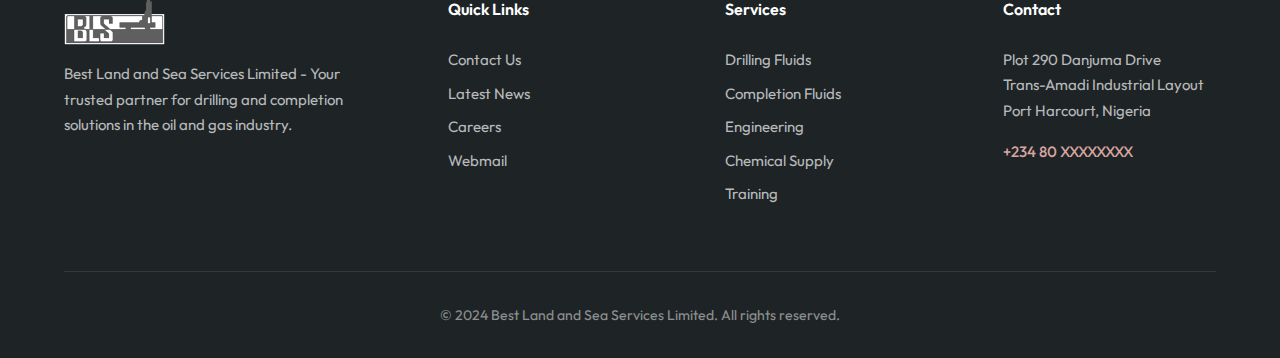
<file: management-team.html>
<!DOCTYPE html>
<html lang="en">
  <head>
    <meta charset="UTF-8" />
    <meta name="viewport" content="width=device-width, initial-scale=1.0" />
    <title>Management Team - BLS | Best Land and Sea Services Limited</title>
    <meta
      name="description"
      content="Meet the management team of Best Land and Sea Services Limited - Our experienced leaders driving excellence in the oil and gas industry."
    />
    <link rel="preconnect" href="https://fonts.googleapis.com" />
    <link rel="preconnect" href="https://fonts.gstatic.com" crossorigin />
    <link
      href="https://fonts.googleapis.com/css2?family=Outfit:wght@300;400;500;600;700&family=Source+Serif+4:wght@400;600&display=swap"
      rel="stylesheet"
    />
    <link rel="stylesheet" href="styles.css" />
  </head>
  <body>
    <!-- Navigation -->
    <nav class="navbar" id="navbar">
      <div class="nav-container">
        <a href="index.html" class="logo">
          <img src="BLS-Logo...png" alt="BLS Logo" />
        </a>
        <button
          class="nav-toggle"
          id="navToggle"
          aria-label="Toggle navigation"
        >
          <span></span>
          <span></span>
          <span></span>
        </button>
        <ul class="nav-menu" id="navMenu">
          <li><a href="index.html" class="nav-link">Home</a></li>
          <li class="nav-dropdown">
            <a
              href="company-profile.html"
              class="nav-link dropdown-toggle active"
            >
              Company Profile
              <svg
                class="dropdown-arrow"
                viewBox="0 0 24 24"
                fill="none"
                stroke="currentColor"
                stroke-width="2"
              >
                <polyline points="6 9 12 15 18 9" />
              </svg>
            </a>
            <ul class="dropdown-menu">
              <li><a href="about.html">About BLS</a></li>
              <li>
                <a href="corporate-structure.html">Corporate Structure</a>
              </li>
              <li>
                <a href="management-team.html">Management Staff</a>
              </li>
              <li><a href="#">Forum</a></li>
            </ul>
          </li>
          <li>
            <a href="services.html" class="nav-link">Our Services</a>
          </li>
          <li>
            <a href="operations.html" class="nav-link">Operations</a>
          </li>
          <li><a href="projects.html" class="nav-link">Projects</a></li>
          <li><a href="facilities.html" class="nav-link">Facilities</a></li>
          <li><a href="careers.html" class="nav-link">Careers</a></li>
          <li><a href="contact.html" class="nav-link">Contact Us</a></li>
          <li><a href="login.html" class="nav-link">Log In</a></li>
          <li><a href="#" class="nav-link nav-cta">Register</a></li>
        </ul>
      </div>
    </nav>

    <!-- Page Header -->
    <section class="page-header">
      <div
        class="page-header-bg"
        style="background-image: url('leader_ship/management_team.png')"
      ></div>
      <div class="page-header-overlay"></div>
      <div class="container">
        <div class="page-header-content">
          <h1>Management Team</h1>
        </div>
      </div>
    </section>

    <!-- Senior Management Section -->
    <section class="leadership-section compact-bottom" id="senior-management">
      <div class="container">
        <div class="management-grid">
          <!-- Manager 1 - With Description -->
          <div class="management-card featured scroll-animate">
            <div class="management-content">
              <h3>Mr. Dauda Y. Danjuma</h3>
              <span class="management-title">CEO / Managing Director</span>
              <p>
                He is a Political Science graduate from Ahmadu Bello University,
                (ABU) Zaria, with over 28 years post qualification experience in
                oil and gas, and in the banking sector. He has attended various
                courses including, Advance Management Programme (AMP) of Lagos
                Business School in 1995 and IESE Barcelona, Spain in the same
                year.
              </p>
            </div>
          </div>

          <!-- Manager 2 - With Description -->
          <div class="management-card featured scroll-animate">
            <div class="management-content">
              <h3>Mr Zira Y. Tarihe</h3>
              <span class="management-title">Asst. Gen. Manager F&A</span>
              <p>
                He is a graduate of Accounting from University of Jos. He has
                over 25 years post-graduation working experience and he is a
                fellow of the Institute of Chartered Accountant of Nigeria
                (ICAN). He has occupied various positions including Chief
                Accountant at Federal Polytechnic, Mubi and Zonal Accountant,
                Christian Health Association of Nigeria (CHAN Zone A). He has
                been involved in management capacity in oil and gas sector since
                2006 and has attended various seminars and courses within and
                outside Nigeria.
              </p>
            </div>
          </div>
        </div>
      </div>
    </section>

    <!-- Management Staff Section -->
    <section
      class="leadership-section alt-bg compact-top"
      id="management-staff"
    >
      <div class="container">
        <div class="staff-grid">
          <!-- Staff 3 -->
          <div class="staff-card scroll-animate">
            <div class="staff-content">
              <h3>Mr Jibanya Danjuma</h3>
              <span class="staff-title">Chief Accounting</span>
              <p class="staff-description">
                <!-- Description can be added here -->
              </p>
            </div>
          </div>

          <!-- Staff 4 -->
          <div class="staff-card scroll-animate">
            <div class="staff-content">
              <h3>Mr. Anya Eke Anya</h3>
              <span class="staff-title">Technical Manager</span>
              <p class="staff-description">
                <!-- Description can be added here -->
              </p>
            </div>
          </div>

          <!-- Staff 5 -->
          <div class="staff-card scroll-animate">
            <div class="staff-content">
              <h3>Mr Esho Olushola</h3>
              <span class="staff-title">HSE Coodinator</span>
              <p class="staff-description">
                <!-- Description can be added here -->
              </p>
            </div>
          </div>

          <!-- Staff 6 -->
          <div class="staff-card scroll-animate">
            <div class="staff-content">
              <h3>Mr Ibiyomi Berida</h3>
              <span class="staff-title">Asst. Gen. Manager - Technical</span>
              <p class="staff-description">
                <!-- Description can be added here -->
              </p>
            </div>
          </div>

          <!-- Staff 7 -->
          <div class="staff-card scroll-animate">
            <div class="staff-content">
              <h3>Teniade Ojo</h3>
              <span class="staff-title">Procurement & Invoicing Officer</span>
              <p class="staff-description">
                <!-- Description can be added here -->
              </p>
            </div>
          </div>
        </div>
      </div>
    </section>

    <!-- Footer -->
    <footer class="footer">
      <div class="container">
        <div class="footer-grid">
          <div class="footer-brand">
            <img src="BLS-Logo...png" alt="BLS Logo" class="footer-logo" />
            <p>
              Best Land and Sea Services Limited - Your trusted partner for
              drilling and completion solutions in the oil and gas industry.
            </p>
          </div>
          <div class="footer-links">
            <h4>Quick Links</h4>
            <ul>
              <li><a href="contact.html">Contact Us</a></li>
              <li><a href="#">Latest News</a></li>
              <li><a href="#">Careers</a></li>
              <li><a href="#">Webmail</a></li>
            </ul>
          </div>
          <div class="footer-links">
            <h4>Services</h4>
            <ul>
              <li><a href="#">Drilling Fluids</a></li>
              <li><a href="#">Completion Fluids</a></li>
              <li><a href="#">Engineering</a></li>
              <li><a href="#">Chemical Supply</a></li>
              <li><a href="#">Training</a></li>
            </ul>
          </div>
          <div class="footer-contact">
            <h4>Contact</h4>
            <p>
              Plot 290 Danjuma Drive<br />Trans-Amadi Industrial Layout<br />Port
              Harcourt, Nigeria
            </p>
            <p class="footer-phone">+234 80 XXXXXXXX</p>
          </div>
        </div>
        <div class="footer-bottom">
          <p>
            &copy; 2024 Best Land and Sea Services Limited. All rights reserved.
          </p>
        </div>
      </div>
    </footer>

    <!-- Back to Top Button -->
    <button class="back-to-top" id="backToTop" aria-label="Back to top">
      <svg
        viewBox="0 0 24 24"
        fill="none"
        stroke="currentColor"
        stroke-width="2"
      >
        <polyline points="18 15 12 9 6 15" />
      </svg>
    </button>

    <script src="script.js"></script>
    <script>
      // Scroll animation for management cards
      const scrollAnimateElements =
        document.querySelectorAll(".scroll-animate");

      const observerOptions = {
        root: null,
        rootMargin: "0px",
        threshold: 0.15,
      };

      const observer = new IntersectionObserver((entries) => {
        entries.forEach((entry) => {
          if (entry.isIntersecting) {
            entry.target.classList.add("visible");
          }
        });
      }, observerOptions);

      scrollAnimateElements.forEach((el) => observer.observe(el));
    </script>
  </body>
</html>
</file>
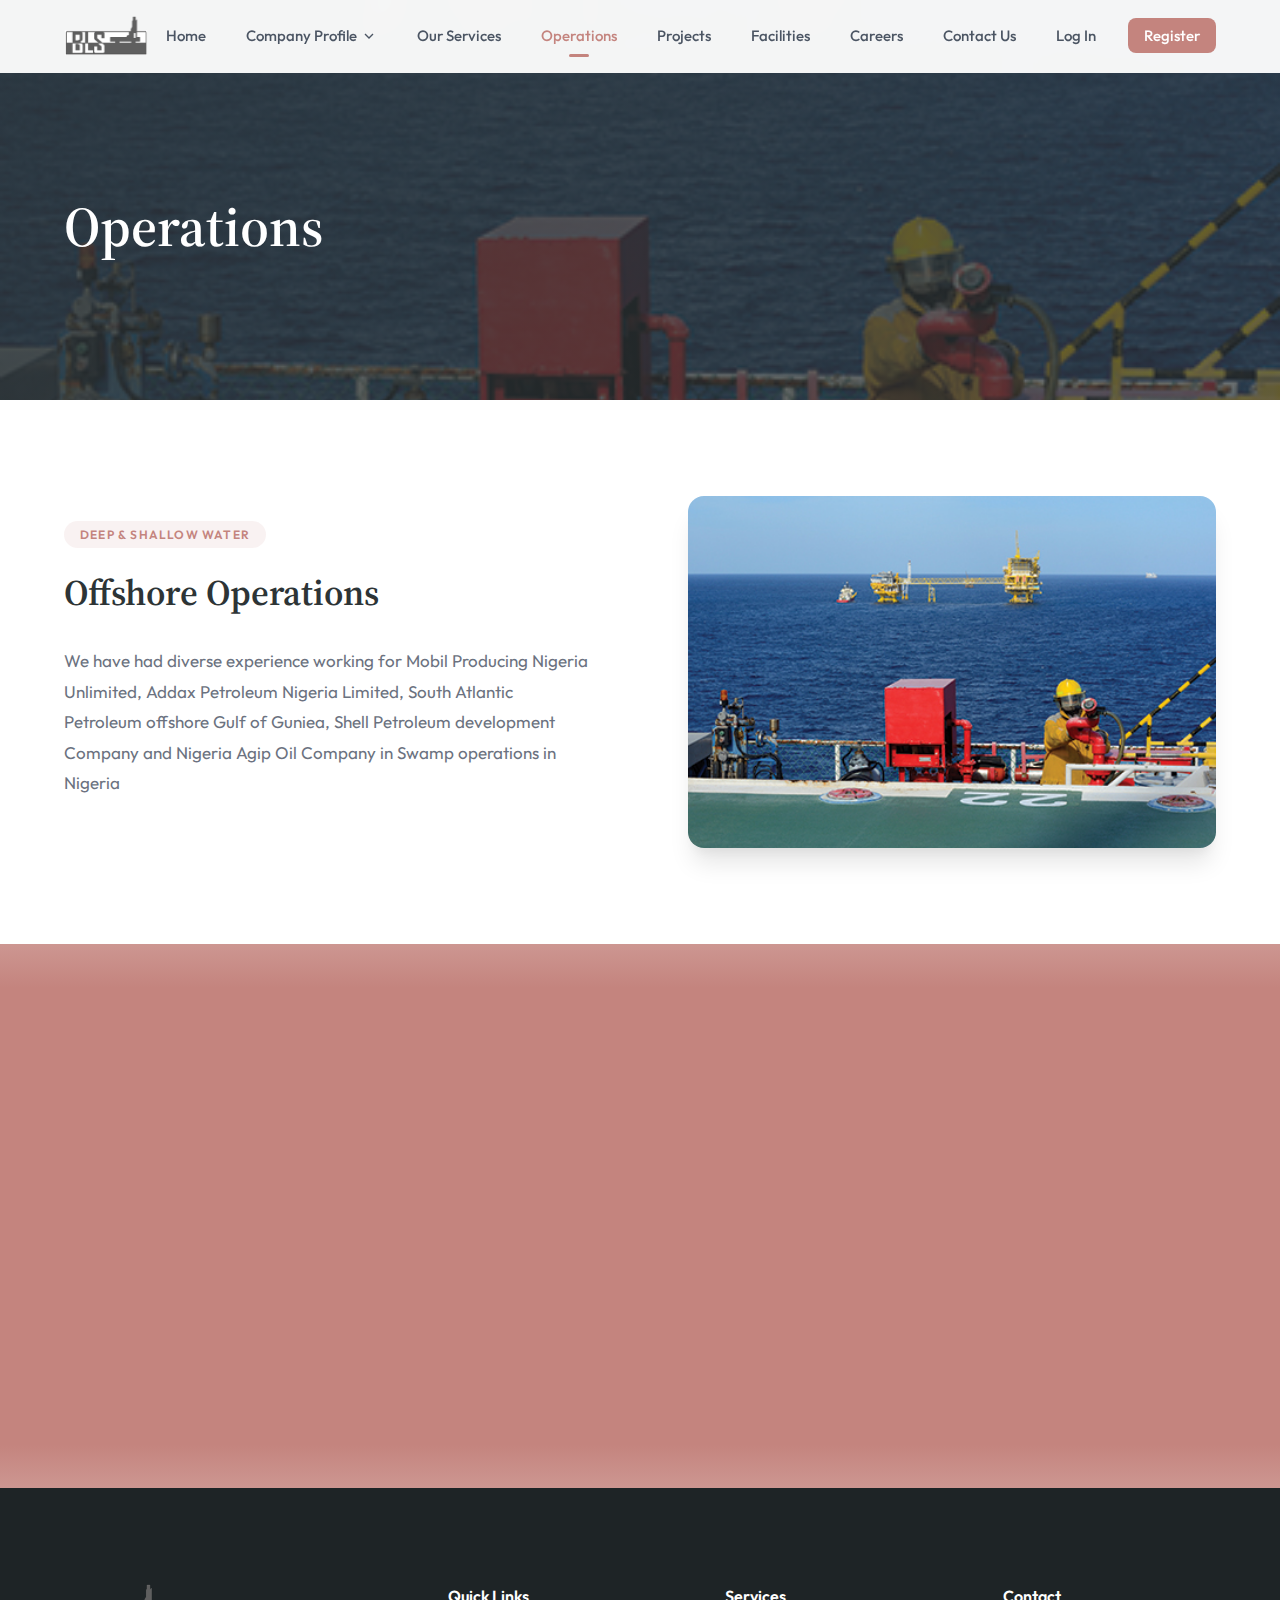
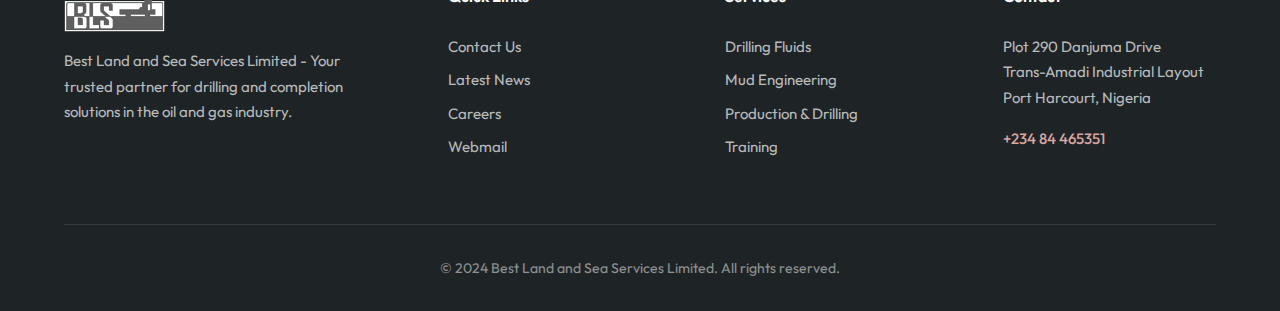
<file: operations.html>
<!DOCTYPE html>
<html lang="en">
  <head>
    <meta charset="UTF-8" />
    <meta name="viewport" content="width=device-width, initial-scale=1.0" />
    <title>Operations - BLS | Best Land and Sea Services Limited</title>
    <meta
      name="description"
      content="BLS Operations - Offshore and onshore drilling operations across Nigeria's oil and gas fields."
    />
    <link rel="preconnect" href="https://fonts.googleapis.com" />
    <link rel="preconnect" href="https://fonts.gstatic.com" crossorigin />
    <link
      href="https://fonts.googleapis.com/css2?family=Outfit:wght@300;400;500;600;700&family=Source+Serif+4:wght@400;600&display=swap"
      rel="stylesheet"
    />
    <link rel="stylesheet" href="styles.css" />
  </head>
  <body>
    <!-- Navigation -->
    <nav class="navbar" id="navbar">
      <div class="nav-container">
        <a href="index.html" class="logo">
          <img src="BLS-Logo...png" alt="BLS Logo" />
        </a>
        <button
          class="nav-toggle"
          id="navToggle"
          aria-label="Toggle navigation"
        >
          <span></span>
          <span></span>
          <span></span>
        </button>
        <ul class="nav-menu" id="navMenu">
          <li><a href="index.html" class="nav-link">Home</a></li>
          <li class="nav-dropdown">
            <a href="company-profile.html" class="nav-link dropdown-toggle">
              Company Profile
              <svg
                class="dropdown-arrow"
                viewBox="0 0 24 24"
                fill="none"
                stroke="currentColor"
                stroke-width="2"
              >
                <polyline points="6 9 12 15 18 9" />
              </svg>
            </a>
            <ul class="dropdown-menu">
              <li><a href="about.html">About BLS</a></li>
              <li>
                <a href="corporate-structure.html">Corporate Structure</a>
              </li>
              <li>
                <a href="management-team.html">Management Staff</a>
              </li>
              <li><a href="#">Forum</a></li>
            </ul>
          </li>
          <li><a href="services.html" class="nav-link">Our Services</a></li>
          <li>
            <a href="operations.html" class="nav-link active">Operations</a>
          </li>
          <li><a href="projects.html" class="nav-link">Projects</a></li>
          <li><a href="facilities.html" class="nav-link">Facilities</a></li>
          <li><a href="careers.html" class="nav-link">Careers</a></li>
          <li><a href="contact.html" class="nav-link">Contact Us</a></li>
          <li><a href="login.html" class="nav-link">Log In</a></li>
          <li><a href="#" class="nav-link nav-cta">Register</a></li>
        </ul>
      </div>
    </nav>

    <!-- Page Header -->
    <section class="page-header">
      <div
        class="page-header-bg"
        style="background-image: url('images/offshore-onshore-operations.jpg')"
      ></div>
      <div class="page-header-overlay"></div>
      <div class="container">
        <div class="page-header-content">
          <h1>Operations</h1>
        </div>
      </div>
    </section>

    <!-- Offshore Operations Section -->
    <section class="service-detail" id="offshore">
      <div class="container">
        <div class="service-detail-grid">
          <div class="service-detail-content scroll-animate slide-from-left">
            <span class="section-tag">Deep & Shallow Water</span>
            <h2>Offshore Operations</h2>
            <p>
              We have had diverse experience working for Mobil Producing Nigeria
              Unlimited, Addax Petroleum Nigeria Limited, South Atlantic
              Petroleum offshore Gulf of Guniea, Shell Petroleum development
              Company and Nigeria Agip Oil Company in Swamp operations in
              Nigeria
            </p>
          </div>
          <div class="service-detail-image scroll-animate slide-from-right">
            <img
              src="images/offshore-onshore-operations.jpg"
              alt="Offshore Operations"
            />
          </div>
        </div>
      </div>
    </section>

    <!-- Onshore Operations Section -->
    <section class="service-detail theme-bg" id="onshore">
      <div class="container">
        <div class="service-detail-grid reverse">
          <div class="service-detail-content scroll-animate slide-from-right">
            <span class="section-tag light">Land-Based Operations</span>
            <h2>Onshore Operations</h2>
            <p>
              We have worked on various onshore projects for – Shell Petroleum
              development Company, Seplat Petroleum Nigeria Limited, Nigeria
              Agip Oil Company
            </p>
          </div>
          <div class="service-detail-image scroll-animate slide-from-left">
            <img
              src="images/Drilling-operation_.jpg"
              alt="Onshore Operations"
            />
          </div>
        </div>
      </div>
    </section>

    <!-- Footer -->
    <footer class="footer">
      <div class="container">
        <div class="footer-grid">
          <div class="footer-brand">
            <img src="BLS-Logo...png" alt="BLS Logo" class="footer-logo" />
            <p>
              Best Land and Sea Services Limited - Your trusted partner for
              drilling and completion solutions in the oil and gas industry.
            </p>
          </div>
          <div class="footer-links">
            <h4>Quick Links</h4>
            <ul>
              <li><a href="contact.html">Contact Us</a></li>
              <li><a href="#">Latest News</a></li>
              <li><a href="careers.html">Careers</a></li>
              <li><a href="#">Webmail</a></li>
            </ul>
          </div>
          <div class="footer-links">
            <h4>Services</h4>
            <ul>
              <li>
                <a href="services.html#drilling-fluids">Drilling Fluids</a>
              </li>
              <li>
                <a href="services.html#mud-engineering">Mud Engineering</a>
              </li>
              <li>
                <a href="services.html#production-drilling"
                  >Production & Drilling</a
                >
              </li>
              <li><a href="services.html#training">Training</a></li>
            </ul>
          </div>
          <div class="footer-contact">
            <h4>Contact</h4>
            <p>
              Plot 290 Danjuma Drive<br />Trans-Amadi Industrial Layout<br />Port
              Harcourt, Nigeria
            </p>
            <p class="footer-phone">+234 84 465351</p>
          </div>
        </div>
        <div class="footer-bottom">
          <p>
            &copy; 2024 Best Land and Sea Services Limited. All rights reserved.
          </p>
        </div>
      </div>
    </footer>

    <!-- Back to Top Button -->
    <button class="back-to-top" id="backToTop" aria-label="Back to top">
      <svg
        viewBox="0 0 24 24"
        fill="none"
        stroke="currentColor"
        stroke-width="2"
      >
        <polyline points="18 15 12 9 6 15" />
      </svg>
    </button>

    <script src="script.js"></script>
    <script>
      // Scroll animation for operations components
      const scrollAnimateElements = document.querySelectorAll(".scroll-animate");

      const observerOptions = {
        root: null,
        rootMargin: "0px",
        threshold: 0.15,
      };

      const observer = new IntersectionObserver((entries) => {
        entries.forEach((entry) => {
          if (entry.isIntersecting) {
            entry.target.classList.add("visible");
          }
        });
      }, observerOptions);

      scrollAnimateElements.forEach((el) => observer.observe(el));
    </script>
  </body>
</html>
</file>
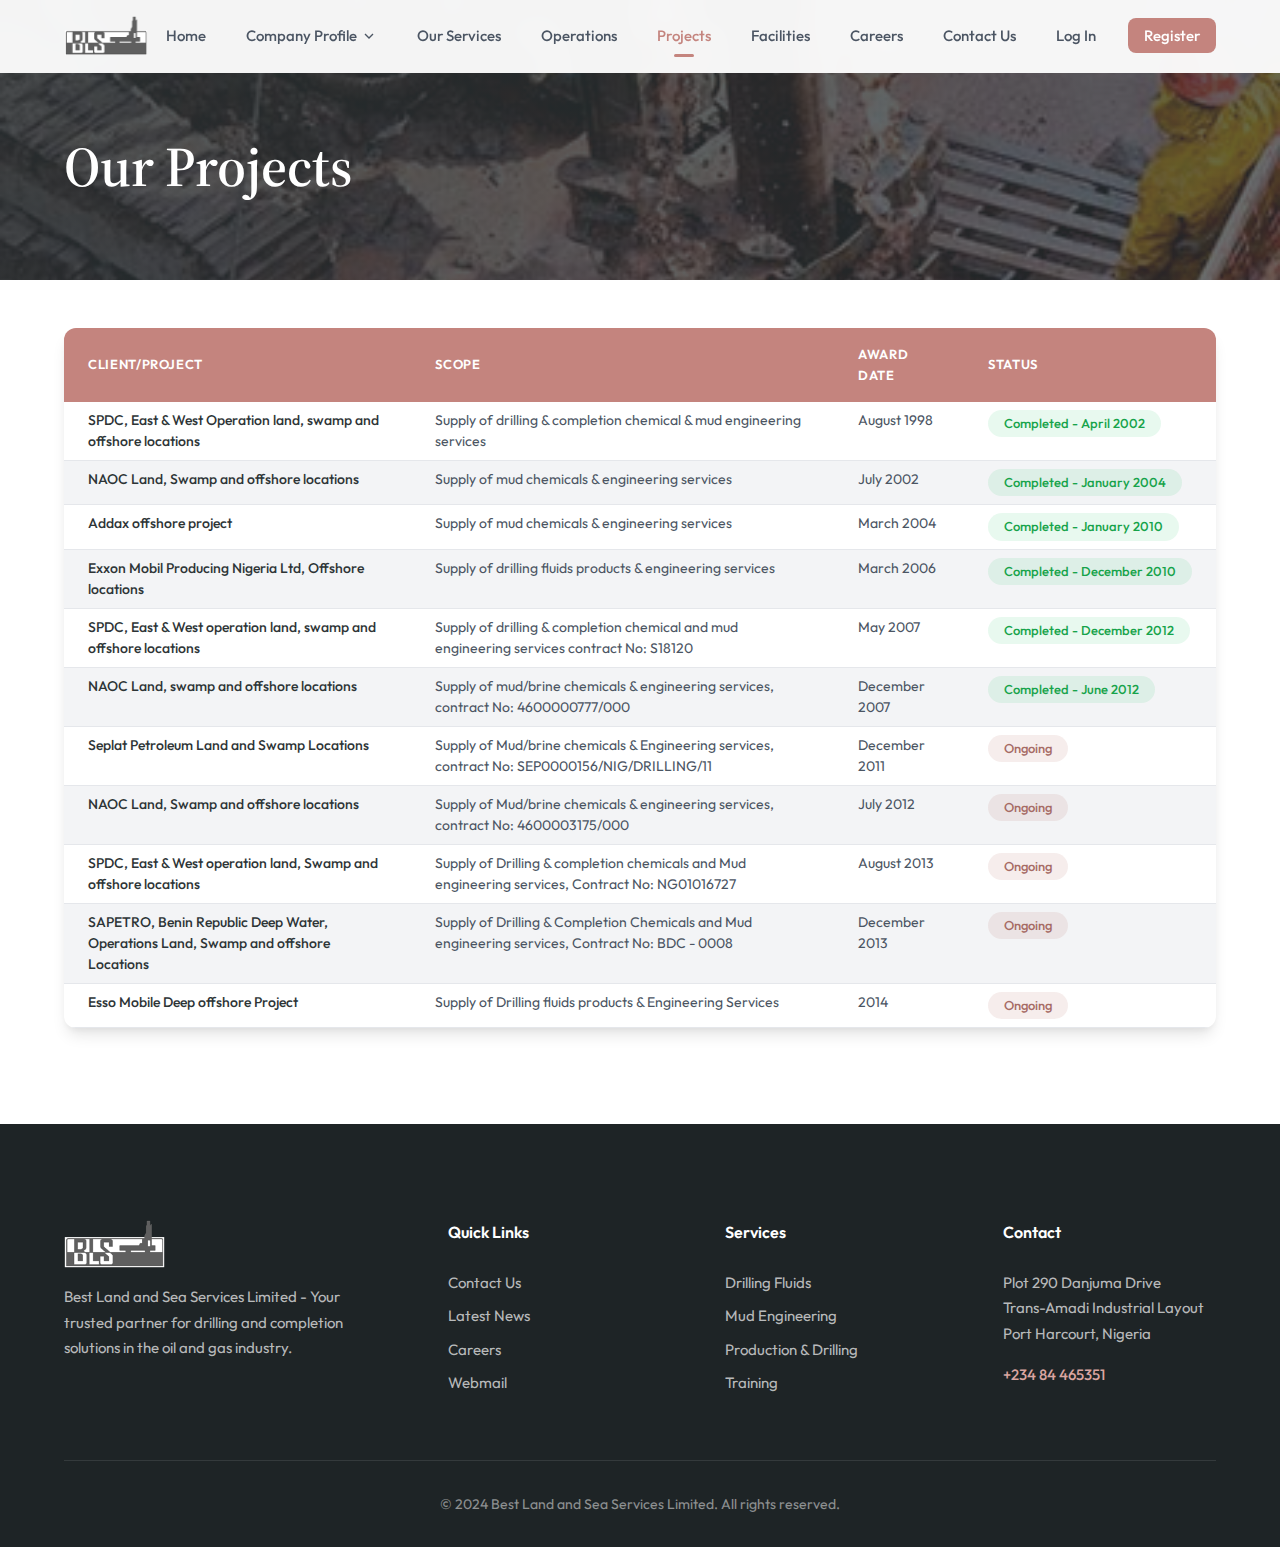
<file: projects.html>
<!DOCTYPE html>
<html lang="en">
  <head>
    <meta charset="UTF-8" />
    <meta name="viewport" content="width=device-width, initial-scale=1.0" />
    <title>Projects - BLS | Best Land and Sea Services Limited</title>
    <meta
      name="description"
      content="BLS Projects - Explore our successful drilling and completion projects across Nigeria's oil and gas industry."
    />
    <link rel="preconnect" href="https://fonts.googleapis.com" />
    <link rel="preconnect" href="https://fonts.gstatic.com" crossorigin />
    <link
      href="https://fonts.googleapis.com/css2?family=Outfit:wght@300;400;500;600;700&family=Source+Serif+4:wght@400;600&display=swap"
      rel="stylesheet"
    />
    <link rel="stylesheet" href="styles.css" />
  </head>
  <body>
    <!-- Navigation -->
    <nav class="navbar" id="navbar">
      <div class="nav-container">
        <a href="index.html" class="logo">
          <img src="BLS-Logo...png" alt="BLS Logo" />
        </a>
        <button
          class="nav-toggle"
          id="navToggle"
          aria-label="Toggle navigation"
        >
          <span></span>
          <span></span>
          <span></span>
        </button>
        <ul class="nav-menu" id="navMenu">
          <li><a href="index.html" class="nav-link">Home</a></li>
          <li class="nav-dropdown">
            <a href="company-profile.html" class="nav-link dropdown-toggle">
              Company Profile
              <svg
                class="dropdown-arrow"
                viewBox="0 0 24 24"
                fill="none"
                stroke="currentColor"
                stroke-width="2"
              >
                <polyline points="6 9 12 15 18 9" />
              </svg>
            </a>
            <ul class="dropdown-menu">
              <li><a href="about.html">About BLS</a></li>
              <li>
                <a href="corporate-structure.html">Corporate Structure</a>
              </li>
              <li>
                <a href="management-team.html">Management Staff</a>
              </li>
              <li><a href="#">Forum</a></li>
            </ul>
          </li>
          <li><a href="services.html" class="nav-link">Our Services</a></li>
          <li>
            <a href="operations.html" class="nav-link">Operations</a>
          </li>
          <li><a href="projects.html" class="nav-link active">Projects</a></li>
          <li><a href="facilities.html" class="nav-link">Facilities</a></li>
          <li><a href="careers.html" class="nav-link">Careers</a></li>
          <li><a href="contact.html" class="nav-link">Contact Us</a></li>
          <li><a href="login.html" class="nav-link">Log In</a></li>
          <li><a href="#" class="nav-link nav-cta">Register</a></li>
        </ul>
      </div>
    </nav>

    <!-- Page Header -->
    <section class="page-header compact">
      <div
        class="page-header-bg"
        style="background-image: url('images/Drilling-operation_.jpg')"
      ></div>
      <div class="page-header-overlay"></div>
      <div class="container">
        <div class="page-header-content">
          <h1>Our Projects</h1>
        </div>
      </div>
    </section>

    <!-- Projects Table Section -->
    <section class="projects-table-section">
      <div class="container">
        <div class="table-wrapper scroll-animate">
          <table class="projects-table">
            <thead>
              <tr>
                <th>Client/Project</th>
                <th>Scope</th>
                <th>Award Date</th>
                <th>Status</th>
              </tr>
            </thead>
            <tbody>
              <tr>
                <td>
                  SPDC, East & West Operation land, swamp and offshore locations
                </td>
                <td>
                  Supply of drilling & completion chemical & mud engineering
                  services
                </td>
                <td>August 1998</td>
                <td>
                  <span class="status-badge completed"
                    >Completed - April 2002</span
                  >
                </td>
              </tr>
              <tr>
                <td>NAOC Land, Swamp and offshore locations</td>
                <td>Supply of mud chemicals & engineering services</td>
                <td>July 2002</td>
                <td>
                  <span class="status-badge completed"
                    >Completed - January 2004</span
                  >
                </td>
              </tr>
              <tr>
                <td>Addax offshore project</td>
                <td>Supply of mud chemicals & engineering services</td>
                <td>March 2004</td>
                <td>
                  <span class="status-badge completed"
                    >Completed - January 2010</span
                  >
                </td>
              </tr>
              <tr>
                <td>Exxon Mobil Producing Nigeria Ltd, Offshore locations</td>
                <td>
                  Supply of drilling fluids products & engineering services
                </td>
                <td>March 2006</td>
                <td>
                  <span class="status-badge completed"
                    >Completed - December 2010</span
                  >
                </td>
              </tr>
              <tr>
                <td>
                  SPDC, East & West operation land, swamp and offshore locations
                </td>
                <td>
                  Supply of drilling & completion chemical and mud engineering
                  services contract No: S18120
                </td>
                <td>May 2007</td>
                <td>
                  <span class="status-badge completed"
                    >Completed - December 2012</span
                  >
                </td>
              </tr>
              <tr>
                <td>NAOC Land, swamp and offshore locations</td>
                <td>
                  Supply of mud/brine chemicals & engineering services, contract
                  No: 4600000777/000
                </td>
                <td>December 2007</td>
                <td>
                  <span class="status-badge completed"
                    >Completed - June 2012</span
                  >
                </td>
              </tr>
              <tr>
                <td>Seplat Petroleum Land and Swamp Locations</td>
                <td>
                  Supply of Mud/brine chemicals & Engineering services, contract
                  No: SEP0000156/NIG/DRILLING/11
                </td>
                <td>December 2011</td>
                <td><span class="status-badge ongoing">Ongoing</span></td>
              </tr>
              <tr>
                <td>NAOC Land, Swamp and offshore locations</td>
                <td>
                  Supply of Mud/brine chemicals & engineering services, contract
                  No: 4600003175/000
                </td>
                <td>July 2012</td>
                <td><span class="status-badge ongoing">Ongoing</span></td>
              </tr>
              <tr>
                <td>
                  SPDC, East & West operation land, Swamp and offshore locations
                </td>
                <td>
                  Supply of Drilling & completion chemicals and Mud engineering
                  services, Contract No: NG01016727
                </td>
                <td>August 2013</td>
                <td><span class="status-badge ongoing">Ongoing</span></td>
              </tr>
              <tr>
                <td>
                  SAPETRO, Benin Republic Deep Water, Operations Land, Swamp and
                  offshore Locations
                </td>
                <td>
                  Supply of Drilling & Completion Chemicals and Mud engineering
                  services, Contract No: BDC - 0008
                </td>
                <td>December 2013</td>
                <td><span class="status-badge ongoing">Ongoing</span></td>
              </tr>
              <tr>
                <td>Esso Mobile Deep offshore Project</td>
                <td>
                  Supply of Drilling fluids products & Engineering Services
                </td>
                <td>2014</td>
                <td><span class="status-badge ongoing">Ongoing</span></td>
              </tr>
            </tbody>
          </table>
        </div>
      </div>
    </section>

    <!-- Footer -->
    <footer class="footer">
      <div class="container">
        <div class="footer-grid">
          <div class="footer-brand">
            <img src="BLS-Logo...png" alt="BLS Logo" class="footer-logo" />
            <p>
              Best Land and Sea Services Limited - Your trusted partner for
              drilling and completion solutions in the oil and gas industry.
            </p>
          </div>
          <div class="footer-links">
            <h4>Quick Links</h4>
            <ul>
              <li><a href="contact.html">Contact Us</a></li>
              <li><a href="#">Latest News</a></li>
              <li><a href="careers.html">Careers</a></li>
              <li><a href="#">Webmail</a></li>
            </ul>
          </div>
          <div class="footer-links">
            <h4>Services</h4>
            <ul>
              <li>
                <a href="services.html#drilling-fluids">Drilling Fluids</a>
              </li>
              <li>
                <a href="services.html#mud-engineering">Mud Engineering</a>
              </li>
              <li>
                <a href="services.html#production-drilling"
                  >Production & Drilling</a
                >
              </li>
              <li><a href="services.html#training">Training</a></li>
            </ul>
          </div>
          <div class="footer-contact">
            <h4>Contact</h4>
            <p>
              Plot 290 Danjuma Drive<br />Trans-Amadi Industrial Layout<br />Port
              Harcourt, Nigeria
            </p>
            <p class="footer-phone">+234 84 465351</p>
          </div>
        </div>
        <div class="footer-bottom">
          <p>
            &copy; 2024 Best Land and Sea Services Limited. All rights reserved.
          </p>
        </div>
      </div>
    </footer>

    <!-- Back to Top Button -->
    <button class="back-to-top" id="backToTop" aria-label="Back to top">
      <svg
        viewBox="0 0 24 24"
        fill="none"
        stroke="currentColor"
        stroke-width="2"
      >
        <polyline points="18 15 12 9 6 15" />
      </svg>
    </button>

    <script src="script.js"></script>
    <script>
      // Scroll animation for table
      const scrollAnimateElements =
        document.querySelectorAll(".scroll-animate");

      const observerOptions = {
        root: null,
        rootMargin: "0px",
        threshold: 0.1,
      };

      const observer = new IntersectionObserver((entries) => {
        entries.forEach((entry) => {
          if (entry.isIntersecting) {
            entry.target.classList.add("visible");
          }
        });
      }, observerOptions);

      scrollAnimateElements.forEach((el) => observer.observe(el));
    </script>
  </body>
</html>
</file>
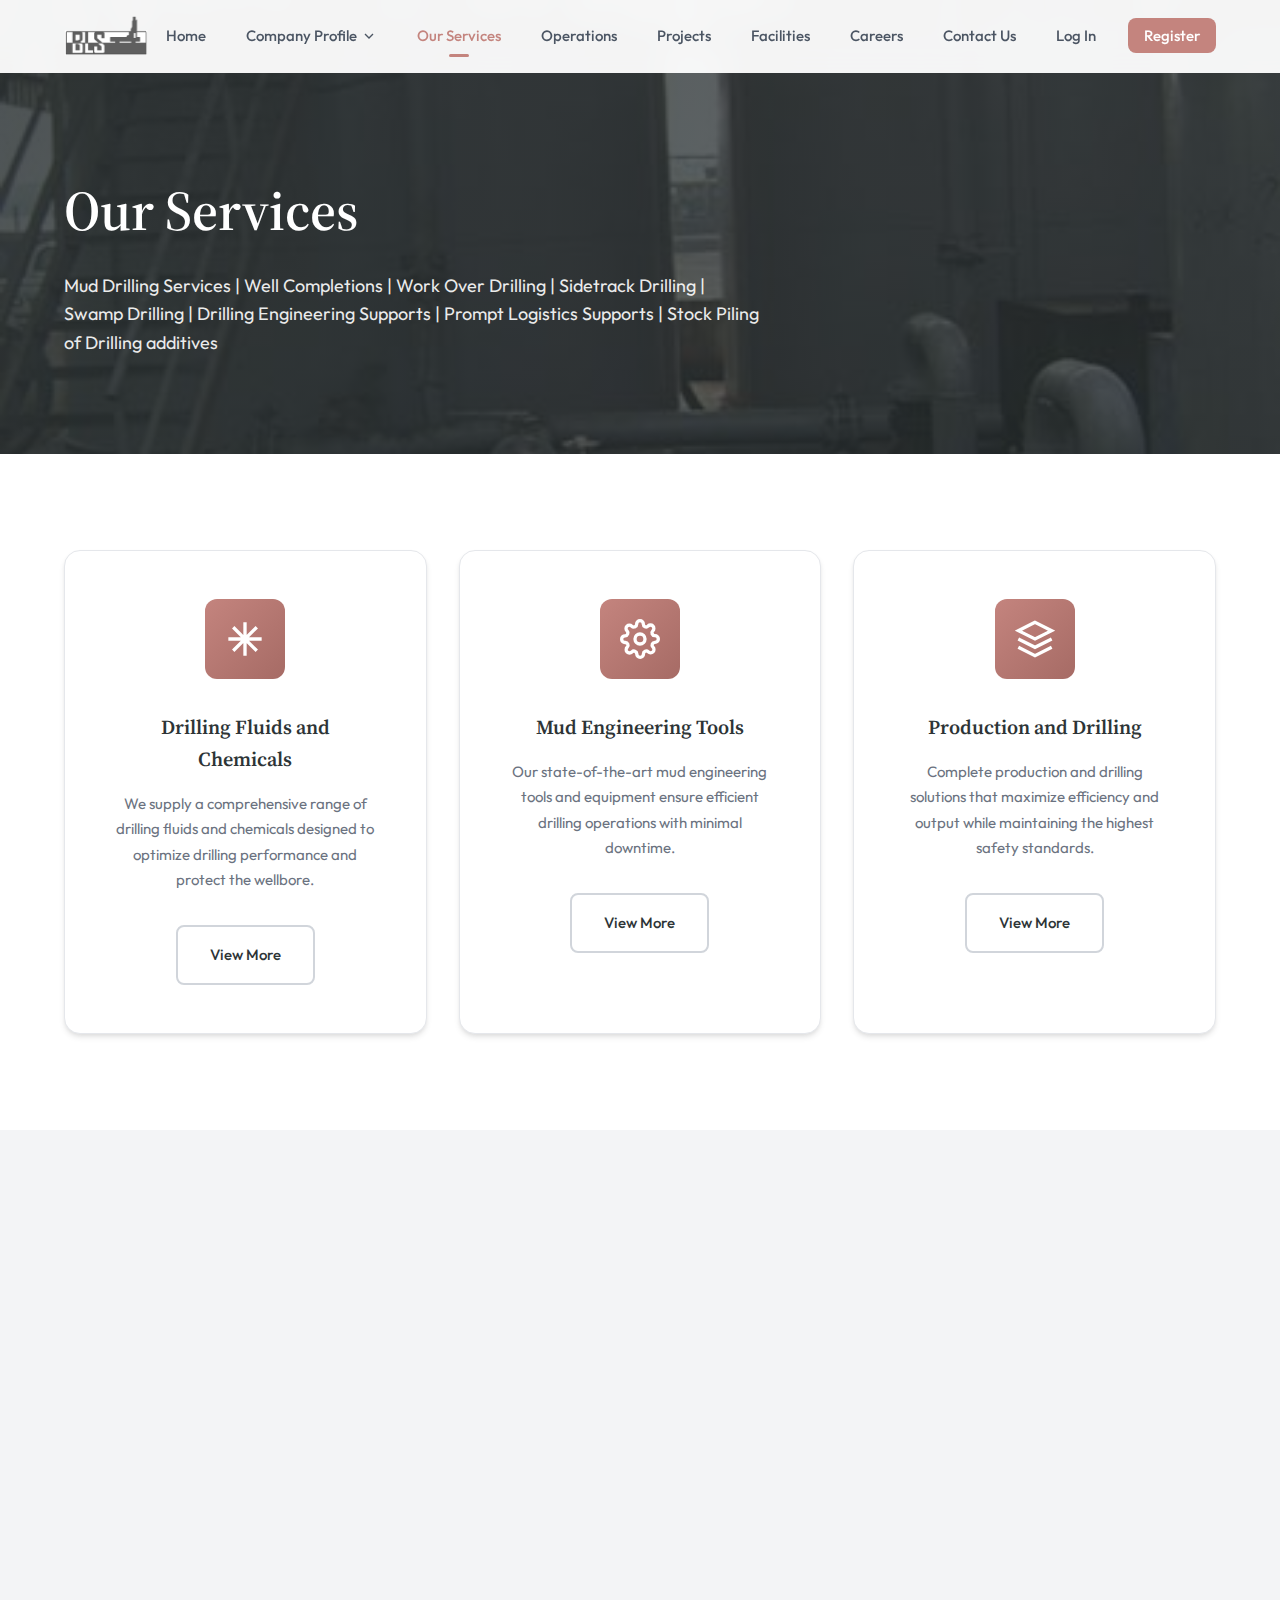
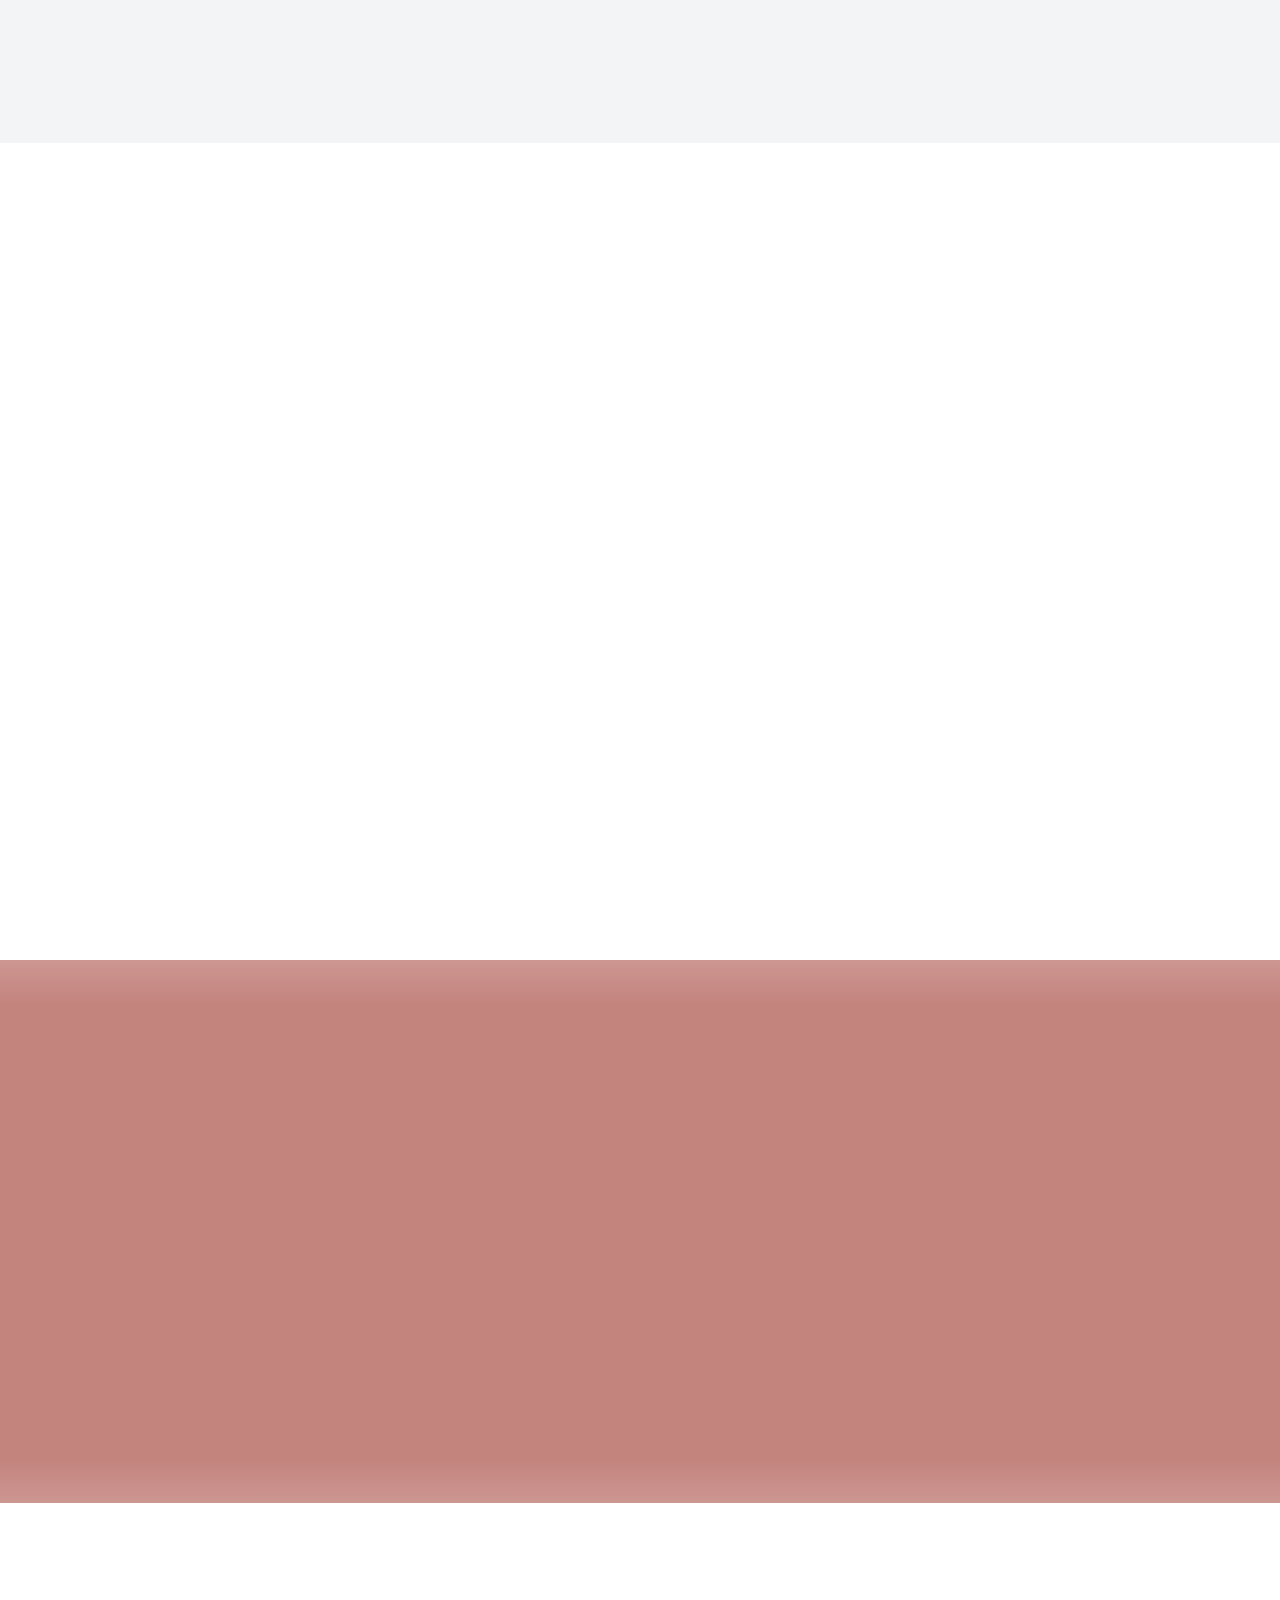
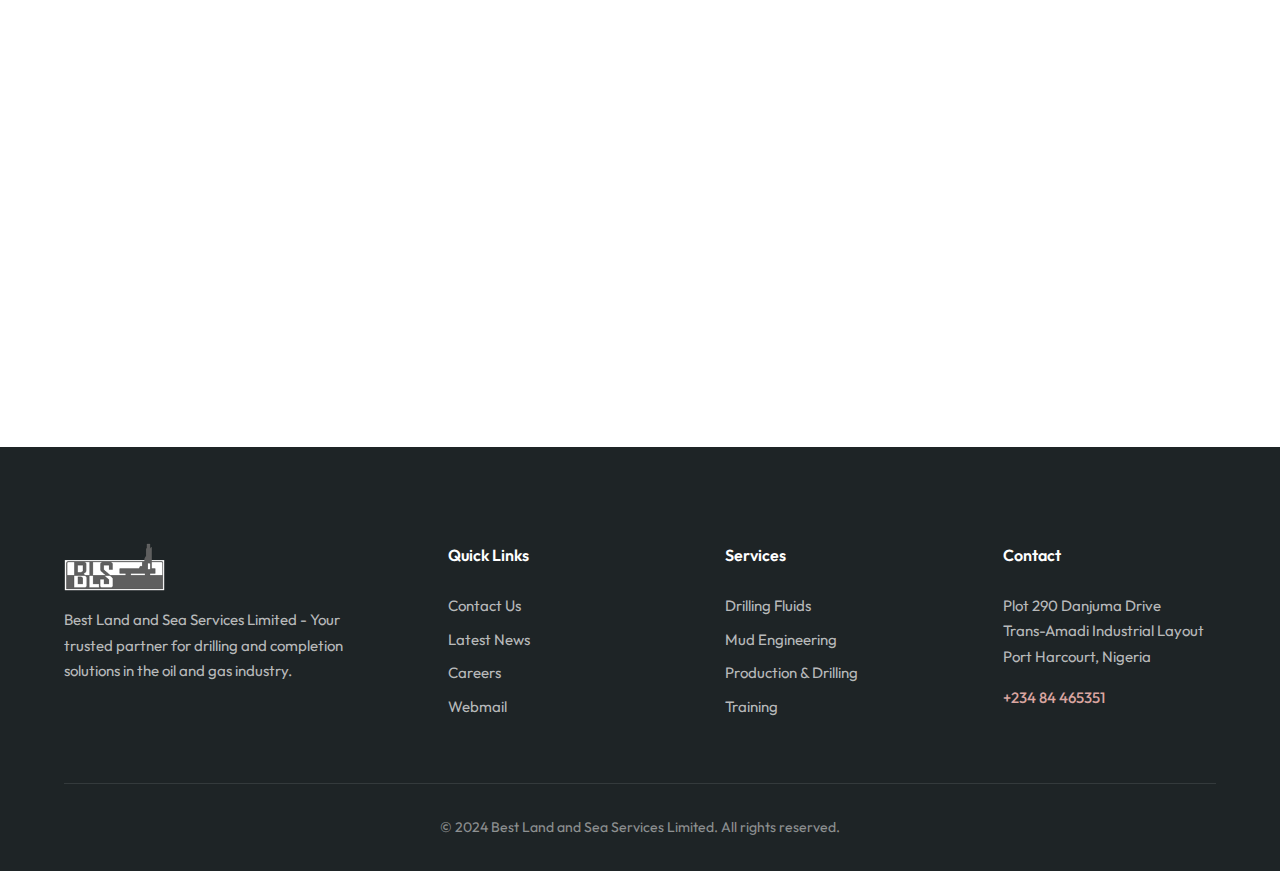
<file: services.html>
<!DOCTYPE html>
<html lang="en">
  <head>
    <meta charset="UTF-8" />
    <meta name="viewport" content="width=device-width, initial-scale=1.0" />
    <title>Our Services - BLS | Best Land and Sea Services Limited</title>
    <meta
      name="description"
      content="Explore our comprehensive range of oilfield services including drilling fluids, mud engineering, and production solutions."
    />
    <link rel="preconnect" href="https://fonts.googleapis.com" />
    <link rel="preconnect" href="https://fonts.gstatic.com" crossorigin />
    <link
      href="https://fonts.googleapis.com/css2?family=Outfit:wght@300;400;500;600;700&family=Source+Serif+4:wght@400;600&display=swap"
      rel="stylesheet"
    />
    <link rel="stylesheet" href="styles.css" />
  </head>
  <body>
    <!-- Navigation -->
    <nav class="navbar" id="navbar">
      <div class="nav-container">
        <a href="index.html" class="logo">
          <img src="BLS-Logo...png" alt="BLS Logo" />
        </a>
        <button
          class="nav-toggle"
          id="navToggle"
          aria-label="Toggle navigation"
        >
          <span></span>
          <span></span>
          <span></span>
        </button>
        <ul class="nav-menu" id="navMenu">
          <li><a href="index.html" class="nav-link">Home</a></li>
          <li class="nav-dropdown">
            <a href="company-profile.html" class="nav-link dropdown-toggle">
              Company Profile
              <svg
                class="dropdown-arrow"
                viewBox="0 0 24 24"
                fill="none"
                stroke="currentColor"
                stroke-width="2"
              >
                <polyline points="6 9 12 15 18 9" />
              </svg>
            </a>
            <ul class="dropdown-menu">
              <li><a href="about.html">About BLS</a></li>
              <li>
                <a href="corporate-structure.html">Corporate Structure</a>
              </li>
              <li>
                <a href="management-team.html">Management Staff</a>
              </li>
              <li><a href="#">Forum</a></li>
            </ul>
          </li>
          <li>
            <a href="services.html" class="nav-link active">Our Services</a>
          </li>
          <li>
            <a href="operations.html" class="nav-link">Operations</a>
          </li>
          <li><a href="projects.html" class="nav-link">Projects</a></li>
          <li><a href="facilities.html" class="nav-link">Facilities</a></li>
          <li><a href="careers.html" class="nav-link">Careers</a></li>
          <li><a href="contact.html" class="nav-link">Contact Us</a></li>
          <li><a href="login.html" class="nav-link">Log In</a></li>
          <li><a href="#" class="nav-link nav-cta">Register</a></li>
        </ul>
      </div>
    </nav>

    <!-- Page Header -->
    <section class="page-header">
      <div
        class="page-header-bg"
        style="background-image: url('images/Mud-Mixing-Tanks_.jpg')"
      ></div>
      <div class="page-header-overlay"></div>
      <div class="container">
        <div class="page-header-content">
          <h1>Our Services</h1>
          <p>
            Mud Drilling Services | Well Completions | Work Over Drilling |
            Sidetrack Drilling | Swamp Drilling | Drilling Engineering Supports
            | Prompt Logistics Supports | Stock Piling of Drilling additives
          </p>
        </div>
      </div>
    </section>

    <!-- Services Overview Section -->
    <section class="services-overview">
      <div class="container">
        <div class="services-cards">
          <!-- Drilling Fluids Card -->
          <div
            class="service-overview-card scroll-animate slide-from-bottom"
            style="transition-delay: 0s"
          >
            <div class="service-icon-wrapper">
              <svg
                viewBox="0 0 24 24"
                fill="none"
                stroke="currentColor"
                stroke-width="2"
              >
                <path
                  d="M12 2v20M2 12h20M4.93 4.93l14.14 14.14M19.07 4.93L4.93 19.07"
                />
              </svg>
            </div>
            <h3>Drilling Fluids and Chemicals</h3>
            <p>
              We supply a comprehensive range of drilling fluids and chemicals
              designed to optimize drilling performance and protect the
              wellbore.
            </p>
            <a href="#drilling-fluids" class="btn btn-outline">View More</a>
          </div>

          <!-- Mud Engineering Card -->
          <div
            class="service-overview-card scroll-animate slide-from-bottom"
            style="transition-delay: 0.15s"
          >
            <div class="service-icon-wrapper">
              <svg
                viewBox="0 0 24 24"
                fill="none"
                stroke="currentColor"
                stroke-width="2"
              >
                <circle cx="12" cy="12" r="3" />
                <path
                  d="M19.4 15a1.65 1.65 0 0 0 .33 1.82l.06.06a2 2 0 0 1 0 2.83 2 2 0 0 1-2.83 0l-.06-.06a1.65 1.65 0 0 0-1.82-.33 1.65 1.65 0 0 0-1 1.51V21a2 2 0 0 1-2 2 2 2 0 0 1-2-2v-.09A1.65 1.65 0 0 0 9 19.4a1.65 1.65 0 0 0-1.82.33l-.06.06a2 2 0 0 1-2.83 0 2 2 0 0 1 0-2.83l.06-.06a1.65 1.65 0 0 0 .33-1.82 1.65 1.65 0 0 0-1.51-1H3a2 2 0 0 1-2-2 2 2 0 0 1 2-2h.09A1.65 1.65 0 0 0 4.6 9a1.65 1.65 0 0 0-.33-1.82l-.06-.06a2 2 0 0 1 0-2.83 2 2 0 0 1 2.83 0l.06.06a1.65 1.65 0 0 0 1.82.33H9a1.65 1.65 0 0 0 1-1.51V3a2 2 0 0 1 2-2 2 2 0 0 1 2 2v.09a1.65 1.65 0 0 0 1 1.51 1.65 1.65 0 0 0 1.82-.33l.06-.06a2 2 0 0 1 2.83 0 2 2 0 0 1 0 2.83l-.06.06a1.65 1.65 0 0 0-.33 1.82V9a1.65 1.65 0 0 0 1.51 1H21a2 2 0 0 1 2 2 2 2 0 0 1-2 2h-.09a1.65 1.65 0 0 0-1.51 1z"
                />
              </svg>
            </div>
            <h3>Mud Engineering Tools</h3>
            <p>
              Our state-of-the-art mud engineering tools and equipment ensure
              efficient drilling operations with minimal downtime.
            </p>
            <a href="#mud-engineering" class="btn btn-outline">View More</a>
          </div>

          <!-- Production Card -->
          <div
            class="service-overview-card scroll-animate slide-from-bottom"
            style="transition-delay: 0.3s"
          >
            <div class="service-icon-wrapper">
              <svg
                viewBox="0 0 24 24"
                fill="none"
                stroke="currentColor"
                stroke-width="2"
              >
                <path d="M12 2L2 7l10 5 10-5-10-5z" />
                <path d="M2 17l10 5 10-5" />
                <path d="M2 12l10 5 10-5" />
              </svg>
            </div>
            <h3>Production and Drilling</h3>
            <p>
              Complete production and drilling solutions that maximize
              efficiency and output while maintaining the highest safety
              standards.
            </p>
            <a href="#production-drilling" class="btn btn-outline">View More</a>
          </div>
        </div>
      </div>
    </section>

    <!-- Training Section -->
    <section class="training-section" id="training">
      <div class="container">
        <div class="training-grid">
          <div class="training-image scroll-animate slide-from-left">
            <img src="images/training.jpg" alt="BLS Training Engineers" />
          </div>
          <div class="training-content scroll-animate slide-from-right">
            <span class="section-tag">Professional Development</span>
            <h2>Training Programs</h2>
            <p>Our training programme is divided into three basic stages:</p>

            <!-- Accordion -->
            <div class="training-accordion">
              <!-- Phase 1 -->
              <div class="accordion-item">
                <button class="accordion-header">
                  <span>Phase I</span>
                  <svg
                    viewBox="0 0 24 24"
                    fill="none"
                    stroke="currentColor"
                    stroke-width="2"
                  >
                    <polyline points="6 9 12 15 18 9" />
                  </svg>
                </button>
                <div class="accordion-content">
                  <p>
                    Introduces the engineer to basic principles or fundamentals,
                    with hands-on training in field and laboratory.
                  </p>
                </div>
              </div>

              <!-- Phase 2 -->
              <div class="accordion-item">
                <button class="accordion-header">
                  <span>Phase II</span>
                  <svg
                    viewBox="0 0 24 24"
                    fill="none"
                    stroke="currentColor"
                    stroke-width="2"
                  >
                    <polyline points="6 9 12 15 18 9" />
                  </svg>
                </button>
                <div class="accordion-content">
                  <p>
                    Tackles the more serious issues of Mud engineering which is
                    accomplished overseas.
                  </p>
                </div>
              </div>

              <!-- Phase 3 -->
              <div class="accordion-item">
                <button class="accordion-header">
                  <span>Phase III</span>
                  <svg
                    viewBox="0 0 24 24"
                    fill="none"
                    stroke="currentColor"
                    stroke-width="2"
                  >
                    <polyline points="6 9 12 15 18 9" />
                  </svg>
                </button>
                <div class="accordion-content">
                  <p>
                    Advance Mud Engineering, dealing with well control matter
                    and blending engineering with management training skills.
                    Exposure is through seminars, workshops and academic
                    programs within and outside the country. Update of skills
                    and retraining are via the same avenues.
                  </p>
                </div>
              </div>
            </div>
          </div>
        </div>
      </div>
    </section>

    <!-- Drilling Fluids Detail Section -->
    <section class="service-detail" id="drilling-fluids">
      <div class="container">
        <div class="service-detail-grid">
          <div class="service-detail-content scroll-animate slide-from-left">
            <span class="section-tag">Core Service</span>
            <h2>Drilling Fluids and Chemicals</h2>
            <p>
              BLS Drilling Fluids is a division of BEST LAND & SEA SERVICES
              LIMITED. We are into provision of Drilling, Completions and
              Workover Fluids, Chemicals and Engineering Services.
            </p>
            <h4 class="service-subtitle">Core Jobs:</h4>
            <ul class="service-features">
              <li>
                Provision of Drilling Fluids, Chemicals and Engineering Services
              </li>
              <li>
                Provision of Completion Fluids, Chemicals and Engineering
                Services
              </li>
              <li>
                Provision of Workover Fluids, Chemicals and Engineering Services
              </li>
              <li>Sale of Chemicals</li>
            </ul>
            <h4 class="service-subtitle">Other Services Include:</h4>
            <ul class="service-features">
              <li>Provision of Mud Equipment</li>
              <li>Mud Plant Provision</li>
            </ul>
            <p>
              The company has its liquid mud plant located at Onne. The plant
              processes drilling fluids and chemicals utilized for fields
              operations.
            </p>
          </div>
          <div class="service-detail-image scroll-animate slide-from-right">
            <img
              src="images/Chemicals.jpg"
              alt="Drilling Fluids and Chemicals"
            />
          </div>
        </div>
      </div>
    </section>

    <!-- Mud Engineering Section (Theme Color) -->
    <section class="service-detail theme-bg" id="mud-engineering">
      <div class="container">
        <div class="service-detail-grid reverse">
          <div class="service-detail-content scroll-animate slide-from-right">
            <span class="section-tag light">Technical Excellence</span>
            <h2>Mud Engineering Tools</h2>
            <p>
              BLS Mud Engineering process is responsible ensuring the properties
              of the drilling fluid, also known as drilling mud, are within
              designed specifications. "This is done with best professionalism,
              taking every well into consideration with its specific need. We do
              not compromise HSE standards in all our operations and do same at
              with a Cost Effective nature in mind to our client."
            </p>
          </div>
          <div class="service-detail-image scroll-animate slide-from-left">
            <img src="images/Prod_and_Drill.jpg" alt="Mud Engineering Tools" />
          </div>
        </div>
      </div>
    </section>

    <!-- Production and Drilling Section -->
    <section class="service-detail" id="production-drilling">
      <div class="container">
        <div class="service-detail-grid">
          <div class="service-detail-content scroll-animate slide-from-left">
            <span class="section-tag">Comprehensive Solutions</span>
            <h2>Production and Drilling</h2>
            <p>
              Production and Drilling are some core activities of Company. BLS
              is fully engaged in these activities within and outside the shores
              of Nigeria. The companies expertise has been extend to other
              neighboring countries.
            </p>
          </div>
          <div class="service-detail-image scroll-animate slide-from-right">
            <img
              src="images/Drilling-operation_.jpg"
              alt="Production and Drilling"
            />
          </div>
        </div>
      </div>
    </section>

    <!-- Footer -->
    <footer class="footer">
      <div class="container">
        <div class="footer-grid">
          <div class="footer-brand">
            <img src="BLS-Logo...png" alt="BLS Logo" class="footer-logo" />
            <p>
              Best Land and Sea Services Limited - Your trusted partner for
              drilling and completion solutions in the oil and gas industry.
            </p>
          </div>
          <div class="footer-links">
            <h4>Quick Links</h4>
            <ul>
              <li><a href="contact.html">Contact Us</a></li>
              <li><a href="#">Latest News</a></li>
              <li><a href="#">Careers</a></li>
              <li><a href="#">Webmail</a></li>
            </ul>
          </div>
          <div class="footer-links">
            <h4>Services</h4>
            <ul>
              <li><a href="#drilling-fluids">Drilling Fluids</a></li>
              <li><a href="#mud-engineering">Mud Engineering</a></li>
              <li><a href="#production-drilling">Production & Drilling</a></li>
              <li><a href="#training">Training</a></li>
            </ul>
          </div>
          <div class="footer-contact">
            <h4>Contact</h4>
            <p>
              Plot 290 Danjuma Drive<br />Trans-Amadi Industrial Layout<br />Port
              Harcourt, Nigeria
            </p>
            <p class="footer-phone">+234 84 465351</p>
          </div>
        </div>
        <div class="footer-bottom">
          <p>
            &copy; 2024 Best Land and Sea Services Limited. All rights reserved.
          </p>
        </div>
      </div>
    </footer>

    <!-- Back to Top Button -->
    <button class="back-to-top" id="backToTop" aria-label="Back to top">
      <svg
        viewBox="0 0 24 24"
        fill="none"
        stroke="currentColor"
        stroke-width="2"
      >
        <polyline points="18 15 12 9 6 15" />
      </svg>
    </button>

    <script src="script.js"></script>
    <script>
      // Accordion functionality
      document.querySelectorAll(".accordion-header").forEach((button) => {
        button.addEventListener("click", () => {
          const item = button.parentElement;
          const isActive = item.classList.contains("active");

          // Close all items
          document.querySelectorAll(".accordion-item").forEach((i) => {
            i.classList.remove("active");
          });

          // Open clicked item if it wasn't active
          if (!isActive) {
            item.classList.add("active");
          }
        });
      });

      // Scroll animation for services components
      const scrollAnimateElements =
        document.querySelectorAll(".scroll-animate");

      const observerOptions = {
        root: null,
        rootMargin: "0px",
        threshold: 0.15,
      };

      const observer = new IntersectionObserver((entries) => {
        entries.forEach((entry) => {
          if (entry.isIntersecting) {
            entry.target.classList.add("visible");
          }
        });
      }, observerOptions);

      scrollAnimateElements.forEach((el) => observer.observe(el));
    </script>
  </body>
</html>
</file>
<file: styles.css>
/* ===================================
   BLS - Best Land and Sea Services
   Modern Website Styles
   =================================== */

/* CSS Variables */
:root {
  /* Primary Colors - Coral/Salmon Theme */
  --color-primary: #c4847e;
  --color-primary-light: #d9a5a0;
  --color-primary-dark: #a66b65;
  --color-primary-rgb: 196, 132, 126;

  /* Neutral Colors */
  --color-dark: #2d3436;
  --color-darker: #1e2426;
  --color-gray-900: #374151;
  --color-gray-700: #4b5563;
  --color-gray-600: #6b7280;
  --color-gray-400: #9ca3af;
  --color-gray-300: #d1d5db;
  --color-gray-200: #e5e7eb;
  --color-gray-100: #f3f4f6;
  --color-white: #ffffff;

  /* Accent */
  --color-accent: #e8d5d3;

  /* Typography */
  --font-primary: "Outfit", -apple-system, BlinkMacSystemFont, sans-serif;
  --font-serif: "Source Serif 4", Georgia, serif;

  /* Spacing */
  --space-xs: 0.25rem;
  --space-sm: 0.5rem;
  --space-md: 1rem;
  --space-lg: 1.5rem;
  --space-xl: 2rem;
  --space-2xl: 3rem;
  --space-3xl: 4rem;
  --space-4xl: 6rem;

  /* Border Radius */
  --radius-sm: 4px;
  --radius-md: 8px;
  --radius-lg: 12px;
  --radius-xl: 16px;
  --radius-2xl: 24px;
  --radius-full: 9999px;

  /* Transitions */
  --transition-fast: 150ms ease;
  --transition-base: 300ms ease;
  --transition-slow: 500ms ease;

  /* Shadows */
  --shadow-sm: 0 1px 2px rgba(0, 0, 0, 0.05);
  --shadow-md: 0 4px 6px -1px rgba(0, 0, 0, 0.1),
    0 2px 4px -1px rgba(0, 0, 0, 0.06);
  --shadow-lg: 0 10px 15px -3px rgba(0, 0, 0, 0.1),
    0 4px 6px -2px rgba(0, 0, 0, 0.05);
  --shadow-xl: 0 20px 25px -5px rgba(0, 0, 0, 0.1),
    0 10px 10px -5px rgba(0, 0, 0, 0.04);
}

/* Reset & Base */
*,
*::before,
*::after {
  margin: 0;
  padding: 0;
  box-sizing: border-box;
}

html {
  scroll-behavior: smooth;
  scroll-padding-top: 80px;
}

body {
  font-family: var(--font-primary);
  font-size: 16px;
  line-height: 1.6;
  color: var(--color-gray-700);
  background-color: var(--color-white);
  overflow-x: hidden;
}

img {
  max-width: 100%;
  height: auto;
  display: block;
}

a {
  text-decoration: none;
  color: inherit;
  transition: var(--transition-base);
}

ul {
  list-style: none;
}

/* Container */
.container {
  width: 100%;
  max-width: 1200px;
  margin: 0 auto;
  padding: 0 var(--space-lg);
}

/* Section Styling */
section {
  padding: var(--space-4xl) 0;
}

.section-tag {
  display: inline-block;
  font-size: 0.75rem;
  font-weight: 600;
  text-transform: uppercase;
  letter-spacing: 0.1em;
  color: var(--color-primary);
  background: rgba(var(--color-primary-rgb), 0.1);
  padding: var(--space-xs) var(--space-md);
  border-radius: var(--radius-full);
  margin-bottom: var(--space-md);
}

.section-header {
  text-align: center;
  max-width: 600px;
  margin: 0 auto var(--space-3xl);
}

.section-header h2 {
  font-family: var(--font-serif);
  font-size: clamp(2rem, 4vw, 2.75rem);
  font-weight: 600;
  color: var(--color-dark);
  margin-bottom: var(--space-md);
}

.section-header p {
  font-size: 1.125rem;
  color: var(--color-gray-600);
}

/* Buttons */
.btn {
  display: inline-flex;
  align-items: center;
  justify-content: center;
  gap: var(--space-sm);
  padding: var(--space-md) var(--space-xl);
  font-family: var(--font-primary);
  font-size: 0.9375rem;
  font-weight: 500;
  border-radius: var(--radius-md);
  border: 2px solid transparent;
  cursor: pointer;
  transition: var(--transition-base);
}

.btn-primary {
  background: var(--color-primary);
  color: var(--color-white);
  border-color: var(--color-primary);
}

.btn-primary:hover {
  background: var(--color-primary-dark);
  border-color: var(--color-primary-dark);
  transform: translateY(-2px);
  box-shadow: var(--shadow-lg);
}

.btn-outline {
  background: transparent;
  color: var(--color-dark);
  border-color: var(--color-gray-300);
}

.btn-outline:hover {
  border-color: var(--color-primary);
  color: var(--color-primary);
}

.btn-full {
  width: 100%;
}

/* ===================================
   Navigation
   =================================== */
.navbar {
  position: fixed;
  top: 0;
  left: 0;
  right: 0;
  z-index: 1000;
  background: rgba(255, 255, 255, 0.95);
  backdrop-filter: blur(10px);
  border-bottom: 1px solid transparent;
  transition: var(--transition-base);
}

.navbar.scrolled {
  border-bottom-color: var(--color-gray-200);
  box-shadow: var(--shadow-sm);
}

.nav-container {
  display: flex;
  align-items: center;
  justify-content: space-between;
  max-width: 1200px;
  margin: 0 auto;
  padding: var(--space-md) var(--space-lg);
}

.logo img {
  height: 40px;
  width: auto;
}

.nav-menu {
  display: flex;
  align-items: center;
  gap: var(--space-sm);
}

.nav-link {
  padding: var(--space-sm) var(--space-md);
  font-size: 0.9375rem;
  font-weight: 500;
  color: var(--color-gray-700);
  border-radius: var(--radius-md);
  transition: var(--transition-fast);
}

.nav-link:hover {
  color: var(--color-primary);
}

.nav-link.active {
  color: var(--color-primary);
  position: relative;
}

.nav-link.active::after {
  content: "";
  position: absolute;
  bottom: -4px;
  left: 50%;
  transform: translateX(-50%);
  width: 20px;
  height: 3px;
  background: var(--color-primary);
  border-radius: 2px;
}

.dropdown-toggle.active {
  color: var(--color-primary);
  position: relative;
}

.dropdown-toggle.active::after {
  content: "";
  position: absolute;
  bottom: -4px;
  left: 50%;
  transform: translateX(-50%);
  width: 20px;
  height: 3px;
  background: var(--color-primary);
  border-radius: 2px;
}

.nav-cta {
  background: var(--color-primary);
  color: var(--color-white) !important;
  margin-left: var(--space-sm);
}

.nav-cta:hover {
  background: var(--color-primary-dark);
}

/* Dropdown Menu */
.nav-dropdown {
  position: relative;
}

.dropdown-toggle {
  display: flex;
  align-items: center;
  gap: var(--space-xs);
}

.dropdown-arrow {
  width: 16px;
  height: 16px;
  transition: var(--transition-fast);
}

.nav-dropdown:hover .dropdown-arrow {
  transform: rotate(180deg);
}

.dropdown-menu {
  position: absolute;
  top: 100%;
  left: 0;
  min-width: 220px;
  background: var(--color-white);
  border-radius: var(--radius-lg);
  box-shadow: 0 10px 40px rgba(0, 0, 0, 0.15);
  padding: var(--space-sm) 0;
  opacity: 0;
  visibility: hidden;
  transform: translateY(15px) scale(0.95);
  transform-origin: top center;
  transition: all 0.3s cubic-bezier(0.4, 0, 0.2, 1);
  z-index: 100;
  border: 1px solid var(--color-gray-200);
  overflow: hidden;
}

.nav-dropdown:hover .dropdown-menu {
  opacity: 1;
  visibility: visible;
  transform: translateY(5px) scale(1);
}

.dropdown-menu li {
  opacity: 0;
  transform: translateX(-10px);
  transition: all 0.25s ease;
}

.nav-dropdown:hover .dropdown-menu li {
  opacity: 1;
  transform: translateX(0);
}

.nav-dropdown:hover .dropdown-menu li:nth-child(1) {
  transition-delay: 0.05s;
}
.nav-dropdown:hover .dropdown-menu li:nth-child(2) {
  transition-delay: 0.1s;
}
.nav-dropdown:hover .dropdown-menu li:nth-child(3) {
  transition-delay: 0.15s;
}
.nav-dropdown:hover .dropdown-menu li:nth-child(4) {
  transition-delay: 0.2s;
}
.nav-dropdown:hover .dropdown-menu li:nth-child(5) {
  transition-delay: 0.25s;
}

.dropdown-menu li a {
  display: block;
  padding: var(--space-md) var(--space-lg);
  font-size: 0.875rem;
  color: var(--color-gray-700);
  transition: all 0.2s ease;
  position: relative;
  border-left: 3px solid transparent;
}

.dropdown-menu li a::before {
  content: "";
  position: absolute;
  left: 0;
  top: 0;
  bottom: 0;
  width: 0;
  background: rgba(var(--color-primary-rgb), 0.1);
  transition: width 0.3s ease;
}

.dropdown-menu li a:hover {
  color: var(--color-primary);
  border-left-color: var(--color-primary);
  padding-left: calc(var(--space-lg) + 5px);
}

.dropdown-menu li a:hover::before {
  width: 100%;
}

.nav-toggle {
  display: none;
  flex-direction: column;
  gap: 5px;
  background: none;
  border: none;
  cursor: pointer;
  padding: var(--space-sm);
}

.nav-toggle span {
  width: 24px;
  height: 2px;
  background: var(--color-dark);
  border-radius: 2px;
  transition: var(--transition-fast);
}

/* ===================================
   Hero Section - Image Slider
   =================================== */
.hero {
  position: relative;
  margin-top: 70px;
  padding: 0;
  overflow: hidden;
  background: var(--color-gray-300);
}

.hero-slider {
  position: relative;
  height: calc(100vh - 70px);
  min-height: 500px;
}

.slide {
  position: absolute;
  inset: 0;
  opacity: 0;
  transition: opacity 0.8s ease-in-out;
}

.slide.active {
  opacity: 1;
  z-index: 1;
}

.slide-image {
  position: absolute;
  inset: 0;
  background-size: cover;
  background-position: center;
  background-repeat: no-repeat;
  background-color: var(--color-gray-300);
  animation: slideZoom 8s ease-in-out infinite;
}

.slide.active .slide-image {
  animation: slideZoom 8s ease-in-out;
}

@keyframes slideZoom {
  0% {
    transform: scale(1);
  }
  100% {
    transform: scale(1.05);
  }
}

.slide-overlay {
  position: absolute;
  inset: 0;
  background: linear-gradient(
    to right,
    rgba(0, 0, 0, 0.6) 0%,
    rgba(0, 0, 0, 0.3) 50%,
    rgba(0, 0, 0, 0.1) 100%
  );
}

.slide-content {
  position: absolute;
  bottom: 20%;
  left: 0;
  right: 0;
  padding: 0 var(--space-3xl);
  max-width: 1200px;
  margin: 0 auto;
  color: var(--color-white);
  z-index: 2;
}

.slide-content h2 {
  font-family: var(--font-serif);
  font-size: clamp(2rem, 5vw, 3.5rem);
  font-weight: 600;
  margin-bottom: var(--space-md);
  text-shadow: 2px 2px 8px rgba(0, 0, 0, 0.3);
  opacity: 0;
  transform: translateY(30px);
}

.slide.active .slide-content h2 {
  animation: fadeInUp 0.8s ease 0.3s forwards;
}

.slide-content p {
  font-size: clamp(1rem, 2vw, 1.25rem);
  max-width: 600px;
  opacity: 0.9;
  text-shadow: 1px 1px 4px rgba(0, 0, 0, 0.3);
  opacity: 0;
  transform: translateY(20px);
}

.slide.active .slide-content p {
  animation: fadeInUp 0.8s ease 0.5s forwards;
}

.slide-btn {
  margin-top: var(--space-lg);
  opacity: 0;
  transform: translateY(20px);
}

.slide.active .slide-btn {
  animation: fadeInUp 0.8s ease 0.7s forwards;
}

.slide-content p {
  max-width: 700px;
}

/* Slider Controls */
.slider-btn {
  position: absolute;
  top: 50%;
  transform: translateY(-50%);
  width: 50px;
  height: 50px;
  display: flex;
  align-items: center;
  justify-content: center;
  background: rgba(255, 255, 255, 0.2);
  backdrop-filter: blur(10px);
  border: 1px solid rgba(255, 255, 255, 0.3);
  border-radius: var(--radius-md);
  color: var(--color-white);
  cursor: pointer;
  z-index: 10;
  transition: var(--transition-fast);
}

.slider-btn:hover {
  background: var(--color-primary);
  border-color: var(--color-primary);
}

.slider-btn svg {
  width: 24px;
  height: 24px;
}

.slider-prev {
  left: var(--space-lg);
}

.slider-next {
  right: var(--space-lg);
}

/* Slider Dots */
.slider-dots {
  position: absolute;
  bottom: var(--space-xl);
  left: 50%;
  transform: translateX(-50%);
  display: flex;
  gap: var(--space-sm);
  z-index: 10;
}

.dot {
  width: 12px;
  height: 12px;
  border-radius: var(--radius-full);
  background: rgba(255, 255, 255, 0.4);
  border: none;
  cursor: pointer;
  transition: var(--transition-fast);
}

.dot:hover {
  background: rgba(255, 255, 255, 0.7);
}

.dot.active {
  background: var(--color-primary);
  width: 32px;
}

/* Stats Bar */
.hero-stats-bar {
  background: var(--color-primary);
  padding: var(--space-xl) 0;
}

.stats-wrapper {
  display: flex;
  justify-content: space-around;
  align-items: center;
  flex-wrap: wrap;
  gap: var(--space-lg);
}

.hero-stats-bar .stat-item {
  display: flex;
  flex-direction: column;
  align-items: center;
  text-align: center;
  color: var(--color-white);
}

.hero-stats-bar .stat-number {
  font-family: var(--font-serif);
  font-size: 2.5rem;
  font-weight: 600;
  color: var(--color-white);
  line-height: 1;
}

.hero-stats-bar .stat-label {
  font-size: 0.875rem;
  color: rgba(255, 255, 255, 0.85);
  margin-top: var(--space-xs);
}

/* ===================================
   About Section
   =================================== */
.about {
  background: var(--color-white);
}

.about-grid {
  display: grid;
  grid-template-columns: 1fr 1fr;
  gap: var(--space-4xl);
  align-items: center;
}

.about-content h2 {
  font-family: var(--font-serif);
  font-size: clamp(1.75rem, 3vw, 2.25rem);
  font-weight: 600;
  color: var(--color-dark);
  margin-bottom: var(--space-lg);
  line-height: 1.3;
}

.about-content p {
  margin-bottom: var(--space-md);
  color: var(--color-gray-600);
}

.about-features {
  display: flex;
  flex-wrap: wrap;
  gap: var(--space-lg);
  margin-top: var(--space-xl);
}

.feature-item {
  display: flex;
  align-items: center;
  gap: var(--space-sm);
}

.feature-icon {
  width: 40px;
  height: 40px;
  display: flex;
  align-items: center;
  justify-content: center;
  background: rgba(var(--color-primary-rgb), 0.1);
  border-radius: var(--radius-md);
}

.feature-icon svg {
  width: 20px;
  height: 20px;
  color: var(--color-primary);
}

.feature-item span {
  font-size: 0.875rem;
  font-weight: 500;
  color: var(--color-dark);
}

.about-visual {
  display: flex;
  flex-direction: column;
  gap: var(--space-lg);
}

.visual-card {
  background: linear-gradient(
    135deg,
    var(--color-primary) 0%,
    var(--color-primary-dark) 100%
  );
  border-radius: var(--radius-xl);
  padding: var(--space-xl);
  color: var(--color-white);
  transition: var(--transition-base);
}

.visual-card:hover {
  transform: translateY(-4px);
  box-shadow: var(--shadow-xl);
}

.visual-card.secondary {
  background: linear-gradient(
    135deg,
    var(--color-dark) 0%,
    var(--color-darker) 100%
  );
}

.visual-card h3 {
  font-size: 1.25rem;
  font-weight: 600;
  margin-bottom: var(--space-md);
}

.visual-card p {
  font-size: 0.9375rem;
  opacity: 0.9;
  line-height: 1.7;
}

/* ===================================
   Business Stream Section
   =================================== */
.business-stream {
  background: var(--color-gray-100);
  padding: var(--space-4xl) 0;
}

.stream-grid {
  display: grid;
  grid-template-columns: repeat(2, 1fr);
  gap: var(--space-xl);
}

.stream-card {
  background: var(--color-white);
  border-radius: var(--radius-xl);
  overflow: hidden;
  transition: var(--transition-base);
  box-shadow: var(--shadow-sm);
}

.stream-card:hover {
  transform: translateY(-8px);
  box-shadow: var(--shadow-xl);
}

.stream-image {
  position: relative;
  height: 240px;
  overflow: hidden;
}

.stream-image img {
  width: 100%;
  height: 100%;
  object-fit: cover;
  transition: transform 0.6s ease;
  background-color: var(--color-gray-200);
}

.stream-card:hover .stream-image img {
  transform: scale(1.08);
}

.stream-overlay {
  position: absolute;
  inset: 0;
  background: linear-gradient(
    to bottom,
    transparent 0%,
    rgba(0, 0, 0, 0.1) 100%
  );
  pointer-events: none;
}

.stream-content {
  padding: var(--space-xl);
}

.stream-content h3 {
  font-family: var(--font-serif);
  font-size: 1.375rem;
  font-weight: 600;
  color: var(--color-dark);
  margin-bottom: var(--space-md);
}

.stream-content p {
  font-size: 0.9375rem;
  color: var(--color-gray-600);
  line-height: 1.7;
  margin-bottom: var(--space-lg);
}

.stream-link {
  display: inline-flex;
  align-items: center;
  gap: var(--space-sm);
  font-size: 0.9375rem;
  font-weight: 600;
  color: var(--color-primary);
  transition: var(--transition-fast);
}

.stream-link svg {
  width: 18px;
  height: 18px;
  transition: transform var(--transition-fast);
}

.stream-link:hover {
  color: var(--color-primary-dark);
}

.stream-link:hover svg {
  transform: translateX(4px);
}

/* ===================================
   Operations Section
   =================================== */
.operations {
  background: var(--color-white);
}

.operations .container {
  display: grid;
  grid-template-columns: 1.2fr 0.8fr;
  gap: var(--space-4xl);
  align-items: center;
}

.operations-content h2 {
  font-family: var(--font-serif);
  font-size: clamp(1.75rem, 3vw, 2.25rem);
  font-weight: 600;
  color: var(--color-dark);
  margin-bottom: var(--space-md);
}

.operations-content > p {
  color: var(--color-gray-600);
  margin-bottom: var(--space-xl);
  line-height: 1.7;
}

.operations-list {
  display: flex;
  flex-direction: column;
  gap: var(--space-md);
  margin-bottom: var(--space-xl);
}

.operations-list li {
  display: flex;
  align-items: center;
  gap: var(--space-md);
}

.operations-list svg {
  width: 20px;
  height: 20px;
  color: var(--color-primary);
  flex-shrink: 0;
}

.operations-list span {
  font-size: 0.9375rem;
  color: var(--color-gray-700);
}

.operations-visual {
  display: grid;
  gap: var(--space-lg);
}

.operations-card {
  background: linear-gradient(
    135deg,
    var(--color-primary) 0%,
    var(--color-primary-light) 100%
  );
  border-radius: var(--radius-xl);
  padding: var(--space-2xl);
  text-align: center;
  color: var(--color-white);
}

.ops-number {
  font-family: var(--font-serif);
  font-size: 3rem;
  font-weight: 600;
  display: block;
  line-height: 1;
}

.ops-label {
  font-size: 0.9375rem;
  opacity: 0.9;
  margin-top: var(--space-sm);
  display: block;
}

/* ===================================
   Clients Section
   =================================== */
.clients {
  background: var(--color-primary);
  color: var(--color-white);
  overflow: hidden;
}

.clients .section-tag {
  background: rgba(255, 255, 255, 0.2);
  color: var(--color-white);
}

.clients .section-header h2 {
  color: var(--color-white);
}

.clients .section-header p {
  color: rgba(255, 255, 255, 0.8);
}

/* Marquee Container */
.clients-marquee {
  width: 100%;
  overflow: hidden;
  padding: var(--space-xl) 0;
}

.marquee-track {
  display: flex;
  gap: var(--space-2xl);
  animation: marquee 30s linear infinite;
  width: max-content;
}

.clients-marquee:hover .marquee-track {
  animation-play-state: paused;
}

@keyframes marquee {
  0% {
    transform: translateX(0);
  }
  100% {
    transform: translateX(-50%);
  }
}

.client-logo {
  background: var(--color-white);
  border-radius: var(--radius-lg);
  padding: var(--space-lg) var(--space-xl);
  min-width: 180px;
  height: 100px;
  display: flex;
  align-items: center;
  justify-content: center;
  flex-shrink: 0;
  transition: var(--transition-base);
}

.client-logo:hover {
  transform: scale(1.05);
  box-shadow: var(--shadow-lg);
}

.client-logo img {
  max-width: 140px;
  max-height: 70px;
  width: auto;
  height: auto;
  object-fit: contain;
  filter: grayscale(0%);
  transition: var(--transition-base);
}

.client-logo:hover img {
  filter: grayscale(0%);
  transform: scale(1.05);
}

/* ===================================
   Safety Section
   =================================== */
.safety {
  background: var(--color-white);
  color: var(--color-dark);
}

.safety .section-header {
  text-align: center;
  margin-bottom: var(--space-3xl);
}

.safety .section-header h2 {
  font-family: var(--font-serif);
  font-size: clamp(1.75rem, 3.5vw, 2.5rem);
  font-weight: 600;
  color: var(--color-dark);
  max-width: 800px;
  margin: 0 auto;
}

.safety-layout {
  display: grid;
  grid-template-columns: 1fr 1fr;
  gap: var(--space-4xl);
  align-items: center;
}

.safety-intro {
  font-size: 1.0625rem;
  line-height: 1.8;
  margin-bottom: var(--space-xl);
  color: var(--color-gray-700);
}

.safety-subtitle {
  font-size: 1.125rem;
  font-weight: 600;
  margin-bottom: var(--space-lg);
  color: var(--color-dark);
}

.safety-list {
  display: flex;
  flex-direction: column;
  gap: var(--space-md);
  margin-bottom: var(--space-xl);
}

.safety-list li {
  display: flex;
  align-items: flex-start;
  gap: var(--space-md);
}

.safety-list li svg {
  width: 22px;
  height: 22px;
  flex-shrink: 0;
  color: var(--color-primary);
  margin-top: 2px;
}

.safety-list li span {
  font-size: 1rem;
  line-height: 1.6;
  color: var(--color-gray-700);
}

.safety-note {
  font-size: 1rem;
  line-height: 1.7;
  color: var(--color-gray-600);
  padding-top: var(--space-lg);
  border-top: 1px solid var(--color-gray-200);
  font-style: italic;
}

.safety-image {
  border-radius: var(--radius-xl);
  overflow: hidden;
  box-shadow: var(--shadow-xl);
}

.safety-image img {
  width: 100%;
  height: auto;
  display: block;
  object-fit: cover;
}

/* ===================================
   About Page Styles
   =================================== */

/* Page Header */
.page-header {
  position: relative;
  padding: calc(70px + var(--space-4xl)) 0 var(--space-4xl);
  min-height: 400px;
  display: flex;
  align-items: center;
  overflow: hidden;
}

.page-header-bg {
  position: absolute;
  inset: 0;
  background-size: cover;
  background-position: center;
  background-repeat: no-repeat;
}

.page-header-overlay {
  position: absolute;
  inset: 0;
  background: linear-gradient(
    135deg,
    rgba(45, 52, 54, 0.85) 0%,
    rgba(45, 52, 54, 0.7) 100%
  );
}

.page-header-content {
  position: relative;
  z-index: 1;
  color: var(--color-white);
  max-width: 700px;
}

.page-tag {
  display: inline-block;
  font-size: 0.75rem;
  font-weight: 600;
  text-transform: uppercase;
  letter-spacing: 0.15em;
  color: var(--color-primary-light);
  margin-bottom: var(--space-md);
}

.page-header h1 {
  font-family: var(--font-serif);
  font-size: clamp(2.5rem, 5vw, 3.5rem);
  font-weight: 600;
  margin-bottom: var(--space-md);
}

.page-header p {
  font-size: 1.125rem;
  opacity: 0.9;
}

/* About Introduction */
.about-intro {
  padding: var(--space-xl) 0 var(--space-4xl);
  background: var(--color-white);
}

.about-intro-content {
  max-width: 900px;
  margin: 0 auto;
}

.about-intro h2 {
  font-family: var(--font-serif);
  font-size: clamp(1.75rem, 3vw, 2.25rem);
  font-weight: 600;
  color: var(--color-dark);
  margin-bottom: var(--space-xl);
  text-align: center;
}

.about-intro .lead {
  font-size: 1.25rem;
  line-height: 1.8;
  color: var(--color-dark);
  margin-bottom: var(--space-lg);
  font-weight: 500;
}

.about-intro p {
  font-size: 1.0625rem;
  line-height: 1.8;
  color: var(--color-gray-600);
  margin-bottom: var(--space-lg);
}

.about-long-content {
  margin-top: 0;
  padding-top: 0;
  border-top: none;
}

.about-long-content p {
  margin-bottom: var(--space-lg);
}

.about-long-content p:last-child {
  margin-bottom: 0;
}

.about-quote {
  font-family: var(--font-serif);
  font-size: 1.25rem;
  font-weight: 600;
  color: var(--color-primary);
  font-style: italic;
  margin: var(--space-2xl) 0 var(--space-lg);
  text-align: center;
}

/* About Pillars - Vision, Mission, Core Values, People */
.about-pillars {
  padding: var(--space-4xl) 0;
  background: var(--color-gray-100);
}

.pillars-grid {
  display: grid;
  grid-template-columns: repeat(2, 1fr);
  gap: var(--space-xl);
}

.pillar-card {
  background: var(--color-white);
  border-radius: var(--radius-xl);
  padding: var(--space-2xl);
  text-align: center;
  transition: var(--transition-base);
  border: 1px solid var(--color-gray-200);
}

.pillar-card:hover {
  transform: translateY(-8px);
  box-shadow: var(--shadow-xl);
  border-color: transparent;
}

.pillar-icon {
  width: 80px;
  height: 80px;
  display: flex;
  align-items: center;
  justify-content: center;
  background: linear-gradient(
    135deg,
    var(--color-primary) 0%,
    var(--color-primary-dark) 100%
  );
  border-radius: var(--radius-lg);
  margin: 0 auto var(--space-xl);
}

.pillar-icon svg {
  width: 40px;
  height: 40px;
  color: var(--color-white);
}

.pillar-card h3 {
  font-family: var(--font-serif);
  font-size: 1.375rem;
  font-weight: 600;
  color: var(--color-dark);
  margin-bottom: var(--space-md);
}

.pillar-card p {
  font-size: 0.9375rem;
  line-height: 1.7;
  color: var(--color-gray-600);
}

.values-list {
  display: flex;
  flex-direction: column;
  gap: var(--space-xs);
}

.values-list li {
  font-size: 0.9375rem;
  color: var(--color-gray-600);
  line-height: 1.7;
}

/* About Sections */
.about-section {
  padding: var(--space-4xl) 0;
  background: var(--color-white);
}

.about-section.alt-bg {
  background: var(--color-gray-100);
}

.about-section-content {
  max-width: 900px;
  margin: 0 auto;
}

.about-section-content p {
  font-size: 1.0625rem;
  line-height: 1.8;
  color: var(--color-gray-600);
  margin-bottom: var(--space-lg);
}

.about-section-content p:last-child {
  margin-bottom: 0;
}

/* About CTA */
.about-cta {
  padding: var(--space-4xl) 0;
  background: linear-gradient(
    135deg,
    var(--color-primary) 0%,
    var(--color-primary-dark) 100%
  );
}

.cta-content {
  text-align: center;
  max-width: 600px;
  margin: 0 auto;
}

.cta-content h2 {
  font-family: var(--font-serif);
  font-size: clamp(1.75rem, 3vw, 2.25rem);
  font-weight: 600;
  color: var(--color-white);
  margin-bottom: var(--space-md);
}

.cta-content p {
  font-size: 1.125rem;
  color: rgba(255, 255, 255, 0.9);
  margin-bottom: var(--space-xl);
}

.cta-content .btn-primary {
  background: var(--color-white);
  color: var(--color-primary);
  border-color: var(--color-white);
}

.cta-content .btn-primary:hover {
  background: var(--color-dark);
  color: var(--color-white);
  border-color: var(--color-dark);
}

/* ===================================
   Company Profile Page
   =================================== */
.profile-section {
  padding: var(--space-4xl) 0;
  background: var(--color-white);
}

.profile-section.alt-bg {
  background: var(--color-gray-100);
}

.profile-card {
  max-width: 900px;
  margin: 0 auto;
}

.profile-card.with-image {
  display: grid;
  grid-template-columns: 1fr 1fr;
  gap: var(--space-3xl);
  align-items: center;
  max-width: 1100px;
}

.profile-card-content h2 {
  font-family: var(--font-serif);
  font-size: clamp(1.75rem, 3vw, 2.25rem);
  font-weight: 600;
  color: var(--color-dark);
  margin-bottom: var(--space-lg);
}

.profile-card-content p {
  font-size: 1.0625rem;
  line-height: 1.8;
  color: var(--color-gray-600);
  margin-bottom: var(--space-xl);
}

.profile-card-image {
  border-radius: var(--radius-xl);
  overflow: hidden;
  box-shadow: var(--shadow-xl);
}

.profile-card-image img {
  width: 100%;
  height: auto;
  display: block;
  object-fit: cover;
}

@media (max-width: 768px) {
  .profile-card.with-image {
    grid-template-columns: 1fr;
    gap: var(--space-xl);
  }

  .profile-card-image {
    order: -1;
  }
}

/* ===================================
   Corporate Structure / Leadership Page
   =================================== */
.leadership-section {
  padding: var(--space-4xl) 0;
  background: var(--color-white);
}

.leadership-section.alt-bg {
  background: var(--color-gray-100);
}

/* Featured Leader Card (Promoter) */
.leader-card.featured {
  display: grid;
  grid-template-columns: 250px 1fr;
  gap: var(--space-3xl);
  align-items: start;
  max-width: 1000px;
  margin: 0 auto;
}

.leader-image {
  border-radius: var(--radius-xl);
  overflow: hidden;
  box-shadow: var(--shadow-xl);
  border: 3px solid var(--color-primary);
}

.leader-image img {
  width: 100%;
  height: auto;
  display: block;
  object-fit: cover;
  aspect-ratio: 3/4;
  background-color: var(--color-gray-200);
}

.leader-content h3 {
  font-family: var(--font-serif);
  font-size: 1.75rem;
  font-weight: 600;
  color: var(--color-dark);
  margin-bottom: var(--space-sm);
}

.leader-title {
  display: inline-block;
  font-size: 0.9375rem;
  font-weight: 600;
  color: var(--color-primary);
  margin-bottom: var(--space-lg);
}

.leader-content p {
  font-size: 1.0625rem;
  line-height: 1.8;
  color: var(--color-gray-600);
  margin-bottom: var(--space-md);
}

.leader-content p:last-child {
  margin-bottom: 0;
}

/* Directors Grid */
.directors-grid {
  display: grid;
  grid-template-columns: repeat(3, 1fr);
  gap: var(--space-xl);
}

.director-card {
  background: var(--color-white);
  border-radius: var(--radius-xl);
  overflow: hidden;
  box-shadow: var(--shadow-md);
  transition: var(--transition-base);
}

.director-card:hover {
  transform: translateY(-8px);
  box-shadow: var(--shadow-xl);
}

.director-image {
  width: 100%;
  height: 280px;
  overflow: hidden;
}

.director-image img {
  width: 100%;
  height: 100%;
  object-fit: cover;
  background-color: var(--color-gray-200);
  transition: transform var(--transition-base);
}

.director-card:hover .director-image img {
  transform: scale(1.05);
}

.director-content {
  padding: var(--space-xl);
}

.director-content h3 {
  font-family: var(--font-serif);
  font-size: 1.25rem;
  font-weight: 600;
  color: var(--color-dark);
  margin-bottom: var(--space-xs);
}

.director-title {
  display: block;
  font-size: 0.875rem;
  font-weight: 600;
  color: var(--color-primary);
  margin-bottom: var(--space-md);
}

.director-content p {
  font-size: 0.9375rem;
  line-height: 1.7;
  color: var(--color-gray-600);
}

/* Director card without image */
.director-card.no-image {
  background: var(--color-white);
  border-left: 4px solid var(--color-primary);
}

.director-card.no-image .director-content {
  padding: var(--space-xl);
}

.director-card.no-image .director-content h3 {
  font-size: 1.375rem;
}

.director-card.no-image .director-content p {
  font-size: 1rem;
}

/* ===================================
   Management Team Page
   =================================== */
.management-grid {
  display: grid;
  grid-template-columns: repeat(2, 1fr);
  gap: var(--space-xl);
  max-width: 1000px;
  margin: 0 auto;
}

.management-card {
  background: var(--color-white);
  border-radius: var(--radius-xl);
  overflow: hidden;
  box-shadow: var(--shadow-md);
  transition: var(--transition-base);
  border-left: 4px solid var(--color-primary);
}

/* Scroll animation for management cards */
.management-card.scroll-animate,
.staff-card.scroll-animate {
  opacity: 0;
  transform: translateY(40px);
  transition: opacity 0.6s ease, transform 0.6s ease;
}

.management-card.scroll-animate.visible,
.staff-card.scroll-animate.visible {
  opacity: 1;
  transform: translateY(0);
}

.staff-card.scroll-animate:nth-child(1) {
  transition-delay: 0.1s;
}
.staff-card.scroll-animate:nth-child(2) {
  transition-delay: 0.2s;
}
.staff-card.scroll-animate:nth-child(3) {
  transition-delay: 0.3s;
}
.staff-card.scroll-animate:nth-child(4) {
  transition-delay: 0.4s;
}
.staff-card.scroll-animate:nth-child(5) {
  transition-delay: 0.5s;
}

.management-card.scroll-animate:nth-child(1) {
  transition-delay: 0.1s;
}
.management-card.scroll-animate:nth-child(2) {
  transition-delay: 0.2s;
}

/* Scroll animation for director cards */
.director-card.scroll-animate {
  opacity: 0;
  transform: translateY(40px);
  transition: opacity 0.6s ease, transform 0.6s ease;
}

.director-card.scroll-animate.visible {
  opacity: 1;
  transform: translateY(0);
}

.director-card.scroll-animate:nth-child(1) {
  transition-delay: 0.1s;
}
.director-card.scroll-animate:nth-child(2) {
  transition-delay: 0.2s;
}
.director-card.scroll-animate:nth-child(3) {
  transition-delay: 0.3s;
}

/* Scroll animation for promoter section */
.leader-image.scroll-animate {
  opacity: 0;
  transform: translateX(-60px);
  transition: opacity 0.8s ease, transform 0.8s ease;
}

.leader-image.scroll-animate.visible {
  opacity: 1;
  transform: translateX(0);
}

.leader-content.scroll-animate {
  opacity: 0;
  transform: translateX(60px);
  transition: opacity 0.8s ease, transform 0.8s ease;
  transition-delay: 0.2s;
}

.leader-content.scroll-animate.visible {
  opacity: 1;
  transform: translateX(0);
}

/* Scroll animation for contact page */
.contact-info.scroll-animate {
  opacity: 0;
  transform: translateY(40px);
  transition: opacity 0.7s ease, transform 0.7s ease;
}

.contact-info.scroll-animate.visible {
  opacity: 1;
  transform: translateY(0);
}

.contact-form-wrapper.scroll-animate {
  opacity: 0;
  transform: translateY(40px);
  transition: opacity 0.7s ease, transform 0.7s ease;
  transition-delay: 0.2s;
}

.contact-form-wrapper.scroll-animate.visible {
  opacity: 1;
  transform: translateY(0);
}

.office-card.scroll-animate {
  opacity: 0;
  transform: translateY(30px);
  transition: opacity 0.5s ease, transform 0.5s ease;
}

.office-card.scroll-animate.visible {
  opacity: 1;
  transform: translateY(0);
}

.office-card.scroll-animate:nth-child(1) {
  transition-delay: 0.1s;
}
.office-card.scroll-animate:nth-child(2) {
  transition-delay: 0.2s;
}
.office-card.scroll-animate:nth-child(3) {
  transition-delay: 0.3s;
}
.office-card.scroll-animate:nth-child(4) {
  transition-delay: 0.4s;
}

/* ===================================
   Facilities Page
   =================================== */
.facility-section {
  padding: var(--space-4xl) 0;
  background: var(--color-white);
}

.facility-section.alt-bg {
  background: var(--color-gray-100);
}

.facility-card {
  display: grid;
  grid-template-columns: 1fr 1fr;
  gap: var(--space-3xl);
  align-items: start;
}

.facility-card.reverse {
  direction: rtl;
}

.facility-card.reverse > * {
  direction: ltr;
}

.facility-left,
.facility-right {
  display: flex;
  flex-direction: column;
  gap: var(--space-lg);
}

.facility-title {
  font-family: var(--font-serif);
  font-size: clamp(1.5rem, 3vw, 2rem);
  font-weight: 600;
  color: var(--color-dark);
  margin-bottom: var(--space-md);
}

.facility-image {
  border-radius: var(--radius-lg);
  overflow: hidden;
  box-shadow: var(--shadow-lg);
}

.facility-image.tall {
  height: 500px;
}

.facility-image img {
  width: 100%;
  height: 100%;
  object-fit: cover;
}

.facility-content {
  padding: var(--space-xl);
}

.facility-content.bordered {
  border: 3px solid var(--color-primary);
  border-radius: var(--radius-lg);
  background: var(--color-white);
}

.facility-content p {
  font-size: 0.9375rem;
  line-height: 1.8;
  color: var(--color-gray-700);
  margin-bottom: var(--space-md);
}

.facility-content p:last-child {
  margin-bottom: 0;
}

.facility-content .drop-cap::first-letter {
  font-family: var(--font-serif);
  font-size: 3.5rem;
  font-weight: 600;
  float: left;
  line-height: 1;
  margin-right: var(--space-sm);
  color: var(--color-primary);
}

.facility-content h4 {
  font-size: 1rem;
  font-weight: 600;
  color: var(--color-dark);
  margin-top: var(--space-lg);
  margin-bottom: var(--space-md);
}

.facility-list {
  list-style: disc;
  padding-left: var(--space-xl);
  margin-bottom: var(--space-lg);
}

.facility-list li {
  font-size: 0.9375rem;
  line-height: 1.7;
  color: var(--color-gray-700);
  margin-bottom: var(--space-sm);
}

/* Slide animations for facilities */
.scroll-animate.slide-from-left {
  opacity: 0;
  transform: translateX(-60px);
  transition: opacity 0.8s ease, transform 0.8s ease;
}

.scroll-animate.slide-from-left.visible {
  opacity: 1;
  transform: translateX(0);
}

.scroll-animate.slide-from-right {
  opacity: 0;
  transform: translateX(60px);
  transition: opacity 0.8s ease, transform 0.8s ease;
  transition-delay: 0.2s;
}

.scroll-animate.slide-from-right.visible {
  opacity: 1;
  transform: translateX(0);
}

.scroll-animate.slide-from-bottom {
  opacity: 0;
  transform: translateY(40px);
  transition: opacity 0.8s ease, transform 0.8s ease;
}

.scroll-animate.slide-from-bottom.visible {
  opacity: 1;
  transform: translateY(0);
}

/* Full-width facility card (no image) */
.facility-card-full {
  max-width: 900px;
  margin: 0 auto;
}

.facility-title.centered {
  text-align: center;
  margin-bottom: var(--space-xl);
}

/* Dry Bulk Plant inline layout */
.dry-bulk-section {
  padding: var(--space-xl) 0;
}

.dry-bulk-card {
  display: flex;
  align-items: flex-start;
  gap: var(--space-xl);
  max-width: 700px;
  margin-left: auto;
}

.dry-bulk-title {
  font-family: var(--font-serif);
  font-size: 1.5rem;
  font-weight: 700;
  color: var(--color-primary);
  white-space: nowrap;
  text-transform: uppercase;
  letter-spacing: 0.5px;
}

.dry-bulk-content {
  flex: 1;
}

.dry-bulk-content p {
  font-size: 0.9375rem;
  line-height: 1.6;
  color: var(--color-gray-700);
  margin-bottom: var(--space-sm);
}

.dry-bulk-content p:last-child {
  margin-bottom: 0;
}

@media (max-width: 768px) {
  .dry-bulk-card {
    flex-direction: column;
    gap: var(--space-md);
    margin-left: 0;
  }
}

@media (max-width: 1024px) {
  .facility-card {
    grid-template-columns: 1fr;
    gap: var(--space-2xl);
  }

  .facility-card.reverse {
    direction: ltr;
  }

  .facility-image.tall {
    height: 350px;
  }
}

@media (max-width: 768px) {
  .facility-content .drop-cap::first-letter {
    font-size: 2.5rem;
  }

  .facility-image.tall {
    height: 280px;
  }
}

.management-card:hover {
  transform: translateY(-8px);
  box-shadow: var(--shadow-xl);
}

.management-card.featured {
  background: var(--color-white);
}

.management-content {
  padding: var(--space-2xl);
}

.management-content h3 {
  font-family: var(--font-serif);
  font-size: 1.375rem;
  font-weight: 600;
  color: var(--color-dark);
  margin-bottom: var(--space-sm);
}

.management-title {
  display: inline-block;
  font-size: 0.9375rem;
  font-weight: 600;
  color: var(--color-primary);
  margin-bottom: var(--space-lg);
}

.management-content p {
  font-size: 1rem;
  line-height: 1.8;
  color: var(--color-gray-600);
}

/* Staff Grid - for remaining staff members */
.staff-grid {
  display: grid;
  grid-template-columns: repeat(3, 1fr);
  gap: var(--space-xl);
}

.staff-card {
  background: var(--color-white);
  border-radius: var(--radius-lg);
  overflow: hidden;
  box-shadow: var(--shadow-sm);
  transition: var(--transition-base);
  border-top: 3px solid var(--color-primary);
}

.staff-card:hover {
  transform: translateY(-4px);
  box-shadow: var(--shadow-lg);
}

.staff-content {
  padding: var(--space-xl);
  text-align: center;
}

.staff-content h3 {
  font-family: var(--font-serif);
  font-size: 1.125rem;
  font-weight: 600;
  color: var(--color-dark);
  margin-bottom: var(--space-xs);
}

.staff-title {
  display: block;
  font-size: 0.875rem;
  font-weight: 500;
  color: var(--color-primary);
  margin-bottom: var(--space-md);
}

.staff-description {
  font-size: 0.9375rem;
  line-height: 1.7;
  color: var(--color-gray-600);
  min-height: 0;
}

.staff-description:empty {
  display: none;
}

@media (max-width: 1024px) {
  .management-grid {
    grid-template-columns: 1fr;
    max-width: 600px;
  }

  .staff-grid {
    grid-template-columns: repeat(2, 1fr);
  }
}

@media (max-width: 768px) {
  .staff-grid {
    grid-template-columns: 1fr;
    max-width: 400px;
    margin: 0 auto;
  }
}

/* Compact spacing for management page */
.leadership-section.compact-bottom {
  padding-bottom: var(--space-2xl);
}

.leadership-section.compact-top {
  padding-top: var(--space-2xl);
}

/* ===================================
   Services Page
   =================================== */
.services-overview {
  padding: var(--space-4xl) 0;
  background: var(--color-white);
}

.services-cards {
  display: grid;
  grid-template-columns: repeat(3, 1fr);
  gap: var(--space-xl);
}

.service-overview-card {
  background: var(--color-white);
  border-radius: var(--radius-xl);
  padding: var(--space-2xl);
  text-align: center;
  box-shadow: var(--shadow-md);
  border: 1px solid var(--color-gray-200);
  transition: var(--transition-base);
}

.service-overview-card:hover {
  transform: translateY(-8px);
  box-shadow: var(--shadow-xl);
  border-color: var(--color-primary);
}

.service-icon-wrapper {
  width: 80px;
  height: 80px;
  display: flex;
  align-items: center;
  justify-content: center;
  background: linear-gradient(
    135deg,
    var(--color-primary) 0%,
    var(--color-primary-dark) 100%
  );
  border-radius: var(--radius-lg);
  margin: 0 auto var(--space-xl);
}

.service-icon-wrapper svg {
  width: 40px;
  height: 40px;
  color: var(--color-white);
}

.service-overview-card h3 {
  font-family: var(--font-serif);
  font-size: 1.25rem;
  font-weight: 600;
  color: var(--color-dark);
  margin-bottom: var(--space-md);
}

.service-overview-card p {
  font-size: 0.9375rem;
  line-height: 1.7;
  color: var(--color-gray-600);
  margin-bottom: var(--space-xl);
}

/* Training Section */
.training-section {
  padding: var(--space-4xl) 0;
  background: var(--color-gray-100);
}

.training-grid {
  display: grid;
  grid-template-columns: 1fr 1fr;
  gap: var(--space-4xl);
  align-items: center;
}

.training-image {
  border-radius: var(--radius-xl);
  overflow: hidden;
  box-shadow: var(--shadow-xl);
}

.training-image img {
  width: 100%;
  height: auto;
  display: block;
  object-fit: cover;
}

.training-content h2 {
  font-family: var(--font-serif);
  font-size: clamp(1.75rem, 3vw, 2.25rem);
  font-weight: 600;
  color: var(--color-dark);
  margin-bottom: var(--space-md);
}

.training-content > p {
  font-size: 1.0625rem;
  line-height: 1.8;
  color: var(--color-gray-600);
  margin-bottom: var(--space-xl);
}

/* Accordion */
.training-accordion {
  display: flex;
  flex-direction: column;
  gap: var(--space-md);
}

.accordion-item {
  background: var(--color-white);
  border-radius: var(--radius-lg);
  overflow: hidden;
  box-shadow: var(--shadow-sm);
  border: 1px solid var(--color-gray-200);
}

.accordion-header {
  width: 100%;
  display: flex;
  align-items: center;
  justify-content: space-between;
  padding: var(--space-lg) var(--space-xl);
  background: var(--color-white);
  border: none;
  cursor: pointer;
  font-family: var(--font-primary);
  font-size: 1rem;
  font-weight: 600;
  color: var(--color-dark);
  transition: var(--transition-fast);
}

.accordion-header:hover {
  background: var(--color-gray-100);
}

.accordion-header svg {
  width: 20px;
  height: 20px;
  color: var(--color-primary);
  transition: transform 0.3s ease;
}

.accordion-item.active .accordion-header {
  background: var(--color-primary);
  color: var(--color-white);
}

.accordion-item.active .accordion-header svg {
  color: var(--color-white);
  transform: rotate(180deg);
}

.accordion-content {
  max-height: 0;
  overflow: hidden;
  transition: max-height 0.3s ease, padding 0.3s ease;
}

.accordion-item.active .accordion-content {
  max-height: 200px;
  padding: var(--space-lg) var(--space-xl);
}

.accordion-content p {
  font-size: 0.9375rem;
  line-height: 1.7;
  color: var(--color-gray-600);
}

/* Service Detail Sections */
.service-detail {
  padding: var(--space-4xl) 0;
  background: var(--color-white);
}

.service-detail.theme-bg {
  background: linear-gradient(
    to bottom,
    rgba(255, 255, 255, 0.15) 0%,
    var(--color-primary) 8%,
    var(--color-primary) 92%,
    rgba(255, 255, 255, 0.15) 100%
  );
  background-color: var(--color-primary);
  color: var(--color-white);
}

.service-detail-grid {
  display: grid;
  grid-template-columns: 1fr 1fr;
  gap: var(--space-4xl);
  align-items: center;
}

.service-detail-grid.reverse {
  direction: rtl;
}

.service-detail-grid.reverse > * {
  direction: ltr;
}

.service-detail-content h2 {
  font-family: var(--font-serif);
  font-size: clamp(1.75rem, 3vw, 2.25rem);
  font-weight: 600;
  color: var(--color-dark);
  margin-bottom: var(--space-lg);
}

.theme-bg .service-detail-content h2 {
  color: var(--color-white);
}

.service-detail-content p {
  font-size: 1.0625rem;
  line-height: 1.8;
  color: var(--color-gray-600);
  margin-bottom: var(--space-lg);
}

.theme-bg .service-detail-content p {
  color: rgba(255, 255, 255, 0.9);
}

.service-subtitle {
  font-family: var(--font-primary);
  font-size: 1rem;
  font-weight: 600;
  color: var(--color-primary);
  margin-top: var(--space-xl);
  margin-bottom: var(--space-sm);
}

.theme-bg .service-subtitle {
  color: var(--color-white);
}

.service-features {
  display: flex;
  flex-direction: column;
  gap: var(--space-sm);
  margin-top: var(--space-md);
}

.service-features li {
  display: flex;
  align-items: center;
  gap: var(--space-md);
  font-size: 0.9375rem;
  color: var(--color-gray-700);
}

.service-features li::before {
  content: "";
  width: 8px;
  height: 8px;
  background: var(--color-primary);
  border-radius: 50%;
  flex-shrink: 0;
}

.service-features.light li {
  color: rgba(255, 255, 255, 0.9);
}

.service-features.light li::before {
  background: var(--color-white);
}

.section-tag.light {
  background: rgba(255, 255, 255, 0.2);
  color: var(--color-white);
}

.service-detail-image {
  border-radius: var(--radius-xl);
  overflow: hidden;
  box-shadow: var(--shadow-xl);
}

.service-detail-image img {
  width: 100%;
  height: auto;
  display: block;
  object-fit: cover;
}

/* Slide animations for operation images */
.service-detail-image.slide-left {
  opacity: 0;
  transform: translateX(-80px);
  animation: slideInLeft 0.8s ease forwards;
  animation-delay: 0.3s;
}

.service-detail-image.slide-right {
  opacity: 0;
  transform: translateX(80px);
  animation: slideInRight 0.8s ease forwards;
  animation-delay: 0.3s;
}

@keyframes slideInLeft {
  from {
    opacity: 0;
    transform: translateX(-80px);
  }
  to {
    opacity: 1;
    transform: translateX(0);
  }
}

@keyframes slideInRight {
  from {
    opacity: 0;
    transform: translateX(80px);
  }
  to {
    opacity: 1;
    transform: translateX(0);
  }
}

/* ===================================
   Projects Table
   =================================== */
.projects-table-section {
  padding: var(--space-2xl) 0 var(--space-4xl);
  background: var(--color-white);
}

.table-wrapper {
  overflow-x: auto;
  border-radius: var(--radius-lg);
  box-shadow: var(--shadow-lg);
}

.projects-table {
  width: 100%;
  border-collapse: collapse;
  font-size: 0.875rem;
  min-width: 800px;
}

.projects-table thead {
  background: var(--color-primary);
  color: var(--color-white);
}

.projects-table th {
  padding: var(--space-md) var(--space-lg);
  text-align: left;
  font-weight: 600;
  font-size: 0.8125rem;
  text-transform: uppercase;
  letter-spacing: 0.05em;
}

.projects-table tbody tr {
  border-bottom: 1px solid var(--color-gray-200);
  transition: var(--transition-fast);
}

.projects-table tbody tr:nth-child(even) {
  background: var(--color-gray-100);
}

.projects-table tbody tr:hover {
  background: rgba(var(--color-primary-rgb), 0.08);
}

.projects-table td {
  padding: var(--space-sm) var(--space-lg);
  color: var(--color-gray-700);
  line-height: 1.5;
  vertical-align: top;
}

.projects-table td:first-child {
  font-weight: 500;
  color: var(--color-dark);
}

.status-badge {
  display: inline-block;
  padding: var(--space-xs) var(--space-md);
  border-radius: var(--radius-full);
  font-size: 0.8125rem;
  font-weight: 500;
  white-space: nowrap;
}

.status-badge.completed {
  background: rgba(34, 197, 94, 0.1);
  color: #16a34a;
}

.status-badge.ongoing {
  background: rgba(var(--color-primary-rgb), 0.15);
  color: var(--color-primary-dark);
}

/* Compact page header for projects */
.page-header.compact {
  min-height: 280px;
  padding: calc(70px + var(--space-2xl)) 0 var(--space-2xl);
}

/* Table slide up animation */
.table-wrapper.scroll-animate {
  opacity: 0;
  transform: translateY(50px);
  transition: opacity 0.8s ease, transform 0.8s ease;
}

.table-wrapper.scroll-animate.visible {
  opacity: 1;
  transform: translateY(0);
}

@media (max-width: 768px) {
  .projects-table th,
  .projects-table td {
    padding: var(--space-sm) var(--space-md);
    font-size: 0.8125rem;
  }

  .page-header.compact {
    min-height: 220px;
  }
}

@media (max-width: 1024px) {
  .services-cards {
    grid-template-columns: repeat(2, 1fr);
  }

  .training-grid,
  .service-detail-grid {
    grid-template-columns: 1fr;
    gap: var(--space-2xl);
  }

  .service-detail-grid.reverse {
    direction: ltr;
  }

  .training-image {
    order: -1;
  }
}

@media (max-width: 768px) {
  .services-cards {
    grid-template-columns: 1fr;
  }

  .service-detail-image {
    order: -1;
  }
}

@media (max-width: 1024px) {
  .leader-card.featured {
    grid-template-columns: 220px 1fr;
    gap: var(--space-2xl);
  }

  .directors-grid {
    grid-template-columns: repeat(2, 1fr);
  }
}

@media (max-width: 768px) {
  .leader-card.featured {
    grid-template-columns: 1fr;
    gap: var(--space-xl);
  }

  .leader-image {
    max-width: 200px;
    margin: 0 auto;
  }

  .leader-content {
    text-align: center;
  }

  .directors-grid {
    grid-template-columns: 1fr;
    max-width: 500px;
    margin: 0 auto;
  }
}

/* ===================================
   Contact Section
   =================================== */
.contact {
  background: var(--color-white);
}

.contact-grid {
  display: grid;
  grid-template-columns: 1fr 1fr;
  gap: var(--space-4xl);
}

.contact-info h2 {
  font-family: var(--font-serif);
  font-size: clamp(1.75rem, 3vw, 2.25rem);
  font-weight: 600;
  color: var(--color-dark);
  margin-bottom: var(--space-md);
}

.contact-info > p {
  color: var(--color-gray-600);
  margin-bottom: var(--space-2xl);
}

.contact-details {
  display: flex;
  flex-direction: column;
  gap: var(--space-lg);
  margin-bottom: var(--space-2xl);
}

.contact-item {
  display: flex;
  gap: var(--space-md);
}

.contact-icon {
  width: 48px;
  height: 48px;
  display: flex;
  align-items: center;
  justify-content: center;
  background: rgba(var(--color-primary-rgb), 0.1);
  border-radius: var(--radius-md);
  flex-shrink: 0;
}

.contact-icon svg {
  width: 22px;
  height: 22px;
  color: var(--color-primary);
}

.contact-text h4 {
  font-size: 0.875rem;
  font-weight: 600;
  color: var(--color-dark);
  margin-bottom: var(--space-xs);
}

.contact-text p {
  font-size: 0.9375rem;
  color: var(--color-gray-600);
  line-height: 1.6;
}

.social-links {
  display: flex;
  gap: var(--space-md);
}

.social-link {
  width: 44px;
  height: 44px;
  display: flex;
  align-items: center;
  justify-content: center;
  background: var(--color-gray-100);
  border-radius: var(--radius-md);
  transition: var(--transition-fast);
}

.social-link svg {
  width: 20px;
  height: 20px;
  color: var(--color-gray-600);
  transition: var(--transition-fast);
}

.social-link:hover {
  background: var(--color-primary);
}

.social-link:hover svg {
  color: var(--color-white);
}

/* Office Locations */
.office-locations {
  display: grid;
  grid-template-columns: repeat(2, 1fr);
  gap: var(--space-lg);
  margin-bottom: var(--space-xl);
}

.office-card {
  background: var(--color-gray-100);
  border-radius: var(--radius-lg);
  padding: var(--space-lg);
  border-left: 3px solid var(--color-primary);
}

.office-card h4 {
  font-size: 1rem;
  font-weight: 600;
  color: var(--color-dark);
  margin-bottom: var(--space-sm);
}

.office-card p {
  font-size: 0.9375rem;
  line-height: 1.6;
  color: var(--color-gray-600);
  margin-bottom: var(--space-xs);
}

.office-card p:last-child {
  margin-bottom: 0;
}

.office-phone {
  font-weight: 500;
  color: var(--color-primary) !important;
}

@media (max-width: 768px) {
  .office-locations {
    grid-template-columns: 1fr;
  }
}

.contact-form-wrapper {
  background: var(--color-gray-100);
  border-radius: var(--radius-2xl);
  padding: var(--space-2xl);
}

.contact-form {
  display: flex;
  flex-direction: column;
  gap: var(--space-md);
}

.form-group input,
.form-group select,
.form-group textarea {
  width: 100%;
  padding: var(--space-md) var(--space-lg);
  font-family: var(--font-primary);
  font-size: 0.9375rem;
  color: var(--color-dark);
  background: var(--color-white);
  border: 1px solid var(--color-gray-300);
  border-radius: var(--radius-md);
  transition: var(--transition-fast);
}

.form-group input:focus,
.form-group select:focus,
.form-group textarea:focus {
  outline: none;
  border-color: var(--color-primary);
  box-shadow: 0 0 0 3px rgba(var(--color-primary-rgb), 0.1);
}

.form-group input::placeholder,
.form-group textarea::placeholder {
  color: var(--color-gray-400);
}

.form-group textarea {
  resize: vertical;
  min-height: 120px;
}

.form-group select {
  cursor: pointer;
}

/* ===================================
   Footer
   =================================== */
.footer {
  background: var(--color-darker);
  color: var(--color-white);
  padding: var(--space-4xl) 0 var(--space-xl);
}

.footer-grid {
  display: grid;
  grid-template-columns: 1.5fr repeat(3, 1fr);
  gap: var(--space-3xl);
  padding-bottom: var(--space-3xl);
  border-bottom: 1px solid rgba(255, 255, 255, 0.1);
}

.footer-logo {
  height: 48px;
  margin-bottom: var(--space-md);
  /* filter: brightness(0) invert(1); */
}

.footer-brand p {
  font-size: 0.9375rem;
  color: rgba(255, 255, 255, 0.7);
  max-width: 300px;
  line-height: 1.7;
}

.footer-links h4,
.footer-contact h4 {
  font-size: 1rem;
  font-weight: 600;
  margin-bottom: var(--space-lg);
  color: var(--color-white);
}

.footer-links ul {
  display: flex;
  flex-direction: column;
  gap: var(--space-sm);
}

.footer-links a {
  font-size: 0.9375rem;
  color: rgba(255, 255, 255, 0.7);
  transition: var(--transition-fast);
}

.footer-links a:hover {
  color: var(--color-primary-light);
}

.footer-contact p {
  font-size: 0.9375rem;
  color: rgba(255, 255, 255, 0.7);
  line-height: 1.7;
}

.footer-phone {
  margin-top: var(--space-md);
  color: var(--color-primary-light) !important;
  font-weight: 500;
}

.footer-bottom {
  padding-top: var(--space-xl);
  text-align: center;
}

.footer-bottom p {
  font-size: 0.875rem;
  color: rgba(255, 255, 255, 0.5);
}

/* ===================================
   Back to Top
   =================================== */
.back-to-top {
  position: fixed;
  bottom: var(--space-xl);
  right: var(--space-xl);
  width: 48px;
  height: 48px;
  display: flex;
  align-items: center;
  justify-content: center;
  background: var(--color-primary);
  color: var(--color-white);
  border: none;
  border-radius: var(--radius-md);
  cursor: pointer;
  opacity: 0;
  visibility: hidden;
  transform: translateY(20px);
  transition: var(--transition-base);
  z-index: 100;
}

.back-to-top svg {
  width: 24px;
  height: 24px;
}

.back-to-top.visible {
  opacity: 1;
  visibility: visible;
  transform: translateY(0);
}

.back-to-top:hover {
  background: var(--color-primary-dark);
  transform: translateY(-4px);
}

/* ===================================
   Animations
   =================================== */
@keyframes fadeInUp {
  from {
    opacity: 0;
    transform: translateY(30px);
  }
  to {
    opacity: 1;
    transform: translateY(0);
  }
}

@keyframes fadeIn {
  from {
    opacity: 0;
  }
  to {
    opacity: 1;
  }
}

@keyframes scrollBounce {
  0%,
  100% {
    transform: translateY(0);
  }
  50% {
    transform: translateY(10px);
  }
}

/* Scroll Animations */
.animate-on-scroll {
  opacity: 0;
  transform: translateY(40px);
  transition: opacity 0.6s ease, transform 0.6s ease;
}

.animate-on-scroll.visible {
  opacity: 1;
  transform: translateY(0);
}

/* ===================================
   Responsive Design
   =================================== */
@media (max-width: 1024px) {
  .about-grid,
  .contact-grid,
  .safety-layout {
    grid-template-columns: 1fr;
    gap: var(--space-2xl);
  }

  .operations .container {
    grid-template-columns: 1fr;
  }

  .operations-visual {
    grid-template-columns: repeat(2, 1fr);
  }

  .stream-grid {
    grid-template-columns: repeat(2, 1fr);
  }

  .footer-grid {
    grid-template-columns: repeat(2, 1fr);
  }

  .safety-visual {
    position: static;
  }

  .hero-slider {
    height: calc(100vh - 70px);
    min-height: 450px;
  }

  .slide-content {
    padding: 0 var(--space-xl);
  }
}

@media (max-width: 768px) {
  section {
    padding: var(--space-3xl) 0;
  }

  .nav-menu {
    position: fixed;
    top: 70px;
    left: 0;
    right: 0;
    background: var(--color-white);
    flex-direction: column;
    padding: var(--space-lg);
    gap: var(--space-xs);
    border-bottom: 1px solid var(--color-gray-200);
    transform: translateY(-100%);
    opacity: 0;
    visibility: hidden;
    transition: var(--transition-base);
    max-height: calc(100vh - 70px);
    overflow-y: auto;
  }

  .nav-menu.active {
    transform: translateY(0);
    opacity: 1;
    visibility: visible;
  }

  .nav-toggle {
    display: flex;
  }

  .nav-toggle.active span:nth-child(1) {
    transform: rotate(45deg) translate(5px, 5px);
  }

  .nav-toggle.active span:nth-child(2) {
    opacity: 0;
  }

  .nav-toggle.active span:nth-child(3) {
    transform: rotate(-45deg) translate(6px, -6px);
  }

  .nav-cta {
    margin-left: 0;
    width: 100%;
    text-align: center;
  }

  /* Mobile Dropdown */
  .dropdown-menu {
    position: static;
    opacity: 1;
    visibility: visible;
    transform: none;
    box-shadow: none;
    border: none;
    background: var(--color-gray-100);
    border-radius: var(--radius-md);
    margin-top: var(--space-sm);
    display: none;
  }

  .nav-dropdown.active .dropdown-menu {
    display: block;
  }

  .dropdown-menu li a {
    padding: var(--space-sm) var(--space-md);
  }

  /* Hero Slider Mobile */
  .hero-slider {
    height: calc(100vh - 70px);
    min-height: 400px;
  }

  .slide-content {
    padding: 0 var(--space-lg);
    bottom: 25%;
  }

  .slider-btn {
    width: 40px;
    height: 40px;
  }

  .slider-btn svg {
    width: 20px;
    height: 20px;
  }

  .slider-prev {
    left: var(--space-sm);
  }

  .slider-next {
    right: var(--space-sm);
  }

  .stats-wrapper {
    flex-direction: column;
    gap: var(--space-lg);
  }

  .hero-stats-bar .stat-item {
    flex-direction: row;
    gap: var(--space-md);
  }

  .stream-grid {
    grid-template-columns: 1fr;
  }

  .stream-image {
    height: 200px;
  }

  .operations-visual {
    grid-template-columns: 1fr;
  }

  .clients-grid {
    gap: var(--space-md);
  }

  .client-logo {
    min-width: 140px;
    padding: var(--space-md) var(--space-lg);
  }

  .footer-grid {
    grid-template-columns: 1fr;
    gap: var(--space-2xl);
  }
}

@media (max-width: 480px) {
  .container {
    padding: 0 var(--space-md);
  }

  .hero-buttons {
    flex-direction: column;
  }

  .hero-buttons .btn {
    width: 100%;
  }

  .about-features {
    flex-direction: column;
  }

  .contact-form-wrapper {
    padding: var(--space-lg);
  }

  .pillars-grid {
    grid-template-columns: 1fr;
  }

  .pillar-card {
    padding: var(--space-xl);
  }

  .page-header {
    min-height: 300px;
  }
}

/* Tablet styles for About page */
@media (max-width: 768px) {
  .pillars-grid {
    grid-template-columns: 1fr;
    gap: var(--space-lg);
  }

  .page-header {
    padding: calc(70px + var(--space-2xl)) 0 var(--space-2xl);
  }
}

/* ===================================
   Login Page
   =================================== */
.login-section {
  min-height: 100vh;
  display: flex;
  align-items: flex-start;
  justify-content: center;
  background: var(--color-gray-100);
  padding: calc(70px + var(--space-3xl)) 0 var(--space-4xl);
}

.login-card {
  background: var(--color-white);
  border-radius: var(--radius-xl);
  padding: var(--space-3xl);
  max-width: 480px;
  width: 100%;
  margin: 0 auto;
  box-shadow: var(--shadow-xl);
}

.login-header {
  text-align: center;
  margin-bottom: var(--space-xl);
}

.login-header h2 {
  font-family: var(--font-serif);
  font-size: 2rem;
  font-weight: 600;
  color: var(--color-dark);
  margin-bottom: var(--space-xs);
}

.login-header p {
  color: var(--color-gray-600);
}

.login-form {
  display: flex;
  flex-direction: column;
  gap: var(--space-lg);
}

.login-form label {
  display: block;
  font-size: 0.9375rem;
  font-weight: 500;
  color: var(--color-dark);
  margin-bottom: var(--space-xs);
}

.form-actions {
  display: flex;
  align-items: center;
  justify-content: space-between;
  font-size: 0.9375rem;
}

.remember-me {
  display: flex;
  align-items: center;
  gap: var(--space-xs);
  color: var(--color-gray-600);
}

.forgot-password {
  color: var(--color-primary);
  font-weight: 500;
}

.forgot-password:hover {
  text-decoration: underline;
}

.login-footer {
  text-align: center;
  margin-top: var(--space-xl);
  padding-top: var(--space-lg);
  border-top: 1px solid var(--color-gray-200);
  font-size: 0.9375rem;
  color: var(--color-gray-600);
}

.login-footer a {
  color: var(--color-primary);
  font-weight: 600;
}

.login-footer a:hover {
  text-decoration: underline;
}

/* ===== CAREERS PAGE ===== */
.careers-section {
  padding: var(--space-4xl) 0;
}

.careers-grid {
  display: grid;
  grid-template-columns: 1fr 1.2fr;
  gap: 0;
  align-items: stretch;
}

.careers-image {
  height: 100%;
  min-height: 600px;
}

.careers-image img {
  width: 100%;
  height: 100%;
  object-fit: cover;
}

.careers-form-wrapper {
  background: var(--color-gray-200);
  padding: var(--space-2xl) var(--space-3xl);
}

.careers-form {
  display: flex;
  flex-direction: column;
  gap: var(--space-md);
}

.careers-form .form-group {
  display: flex;
  flex-direction: column;
  gap: var(--space-xs);
}

.careers-form label {
  font-size: 0.875rem;
  color: var(--color-dark);
}

.careers-form input[type="text"],
.careers-form input[type="email"],
.careers-form select,
.careers-form textarea {
  width: 100%;
  padding: var(--space-sm) var(--space-md);
  border: 1px solid var(--color-primary);
  border-radius: var(--radius-sm);
  font-family: var(--font-primary);
  font-size: 0.9375rem;
  background: var(--color-white);
  transition: border-color 0.2s ease, box-shadow 0.2s ease;
}

.careers-form input[type="text"]:focus,
.careers-form input[type="email"]:focus,
.careers-form select:focus,
.careers-form textarea:focus {
  outline: none;
  border-color: var(--color-primary);
  box-shadow: 0 0 0 3px rgba(232, 119, 104, 0.2);
}

.careers-form input[type="file"] {
  font-size: 0.875rem;
  color: var(--color-gray-600);
}

.careers-form textarea {
  resize: vertical;
  min-height: 120px;
}

.captcha-group {
  flex-direction: row !important;
  align-items: center;
  gap: var(--space-sm) !important;
}

.captcha-group label {
  margin-bottom: 0;
}

.captcha-input {
  width: 60px !important;
  text-align: center;
}

.careers-submit {
  align-self: flex-start;
  margin-top: var(--space-sm);
  color: var(--color-primary);
  border-color: var(--color-primary);
}

.careers-submit:hover {
  background: var(--color-primary);
  color: var(--color-white);
}

@media (max-width: 1024px) {
  .careers-grid {
    grid-template-columns: 1fr;
  }

  .careers-image {
    min-height: 350px;
  }

  .careers-form-wrapper {
    padding: var(--space-xl);
  }
}

@media (max-width: 768px) {
  .careers-image {
    min-height: 280px;
  }

  .careers-form-wrapper {
    padding: var(--space-lg);
  }
}
</file>
